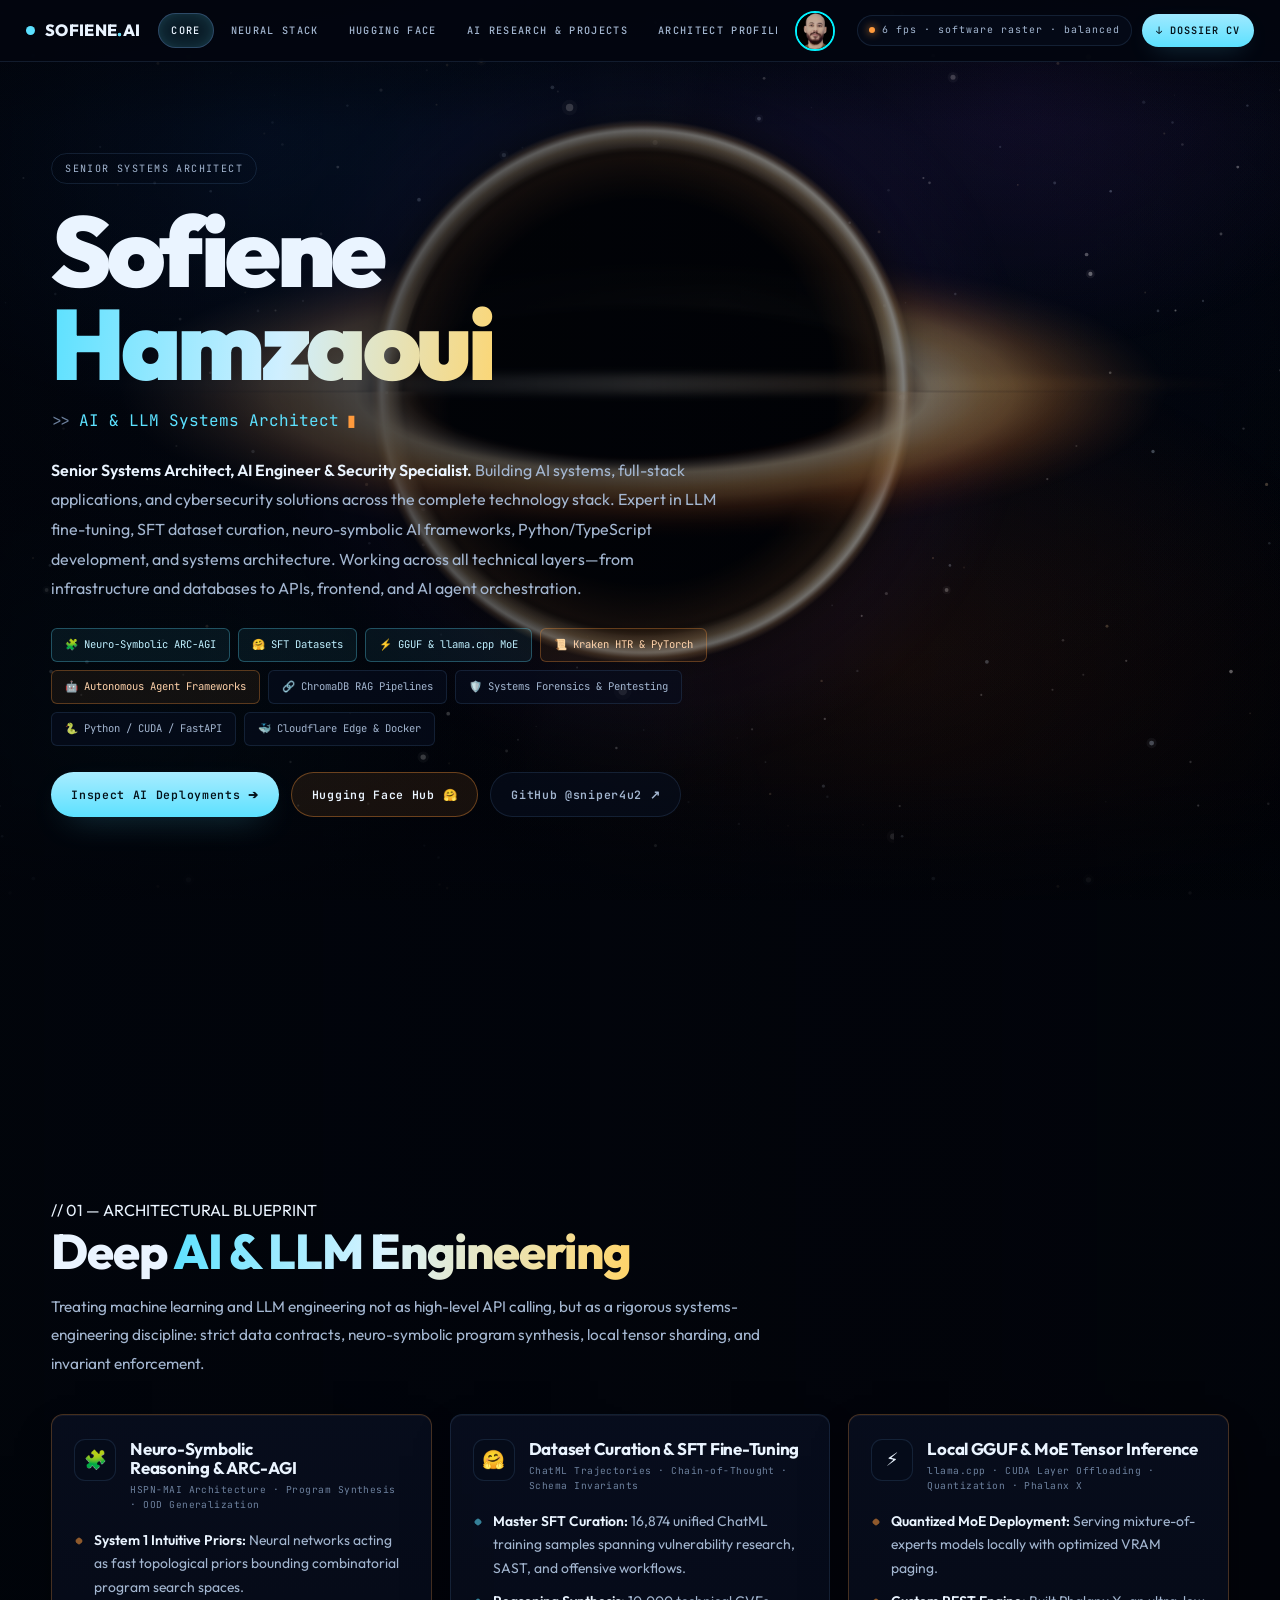
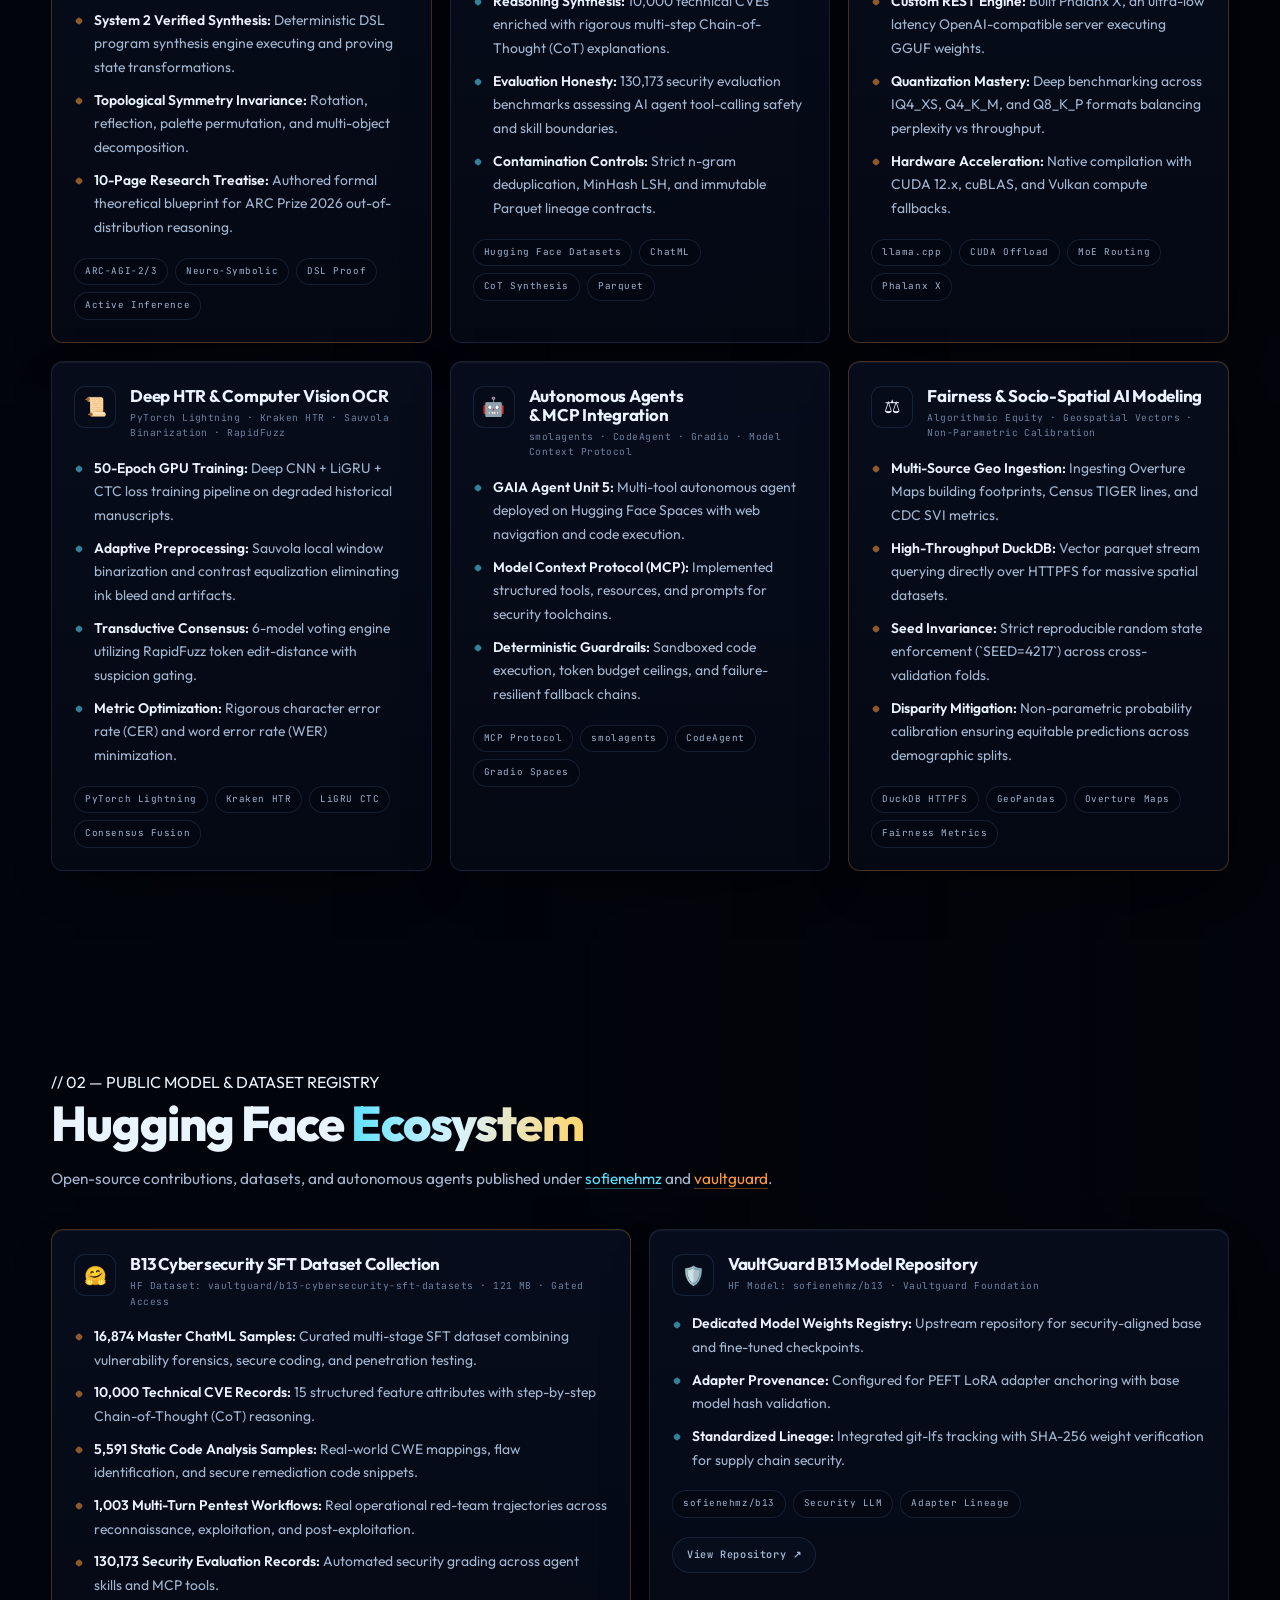
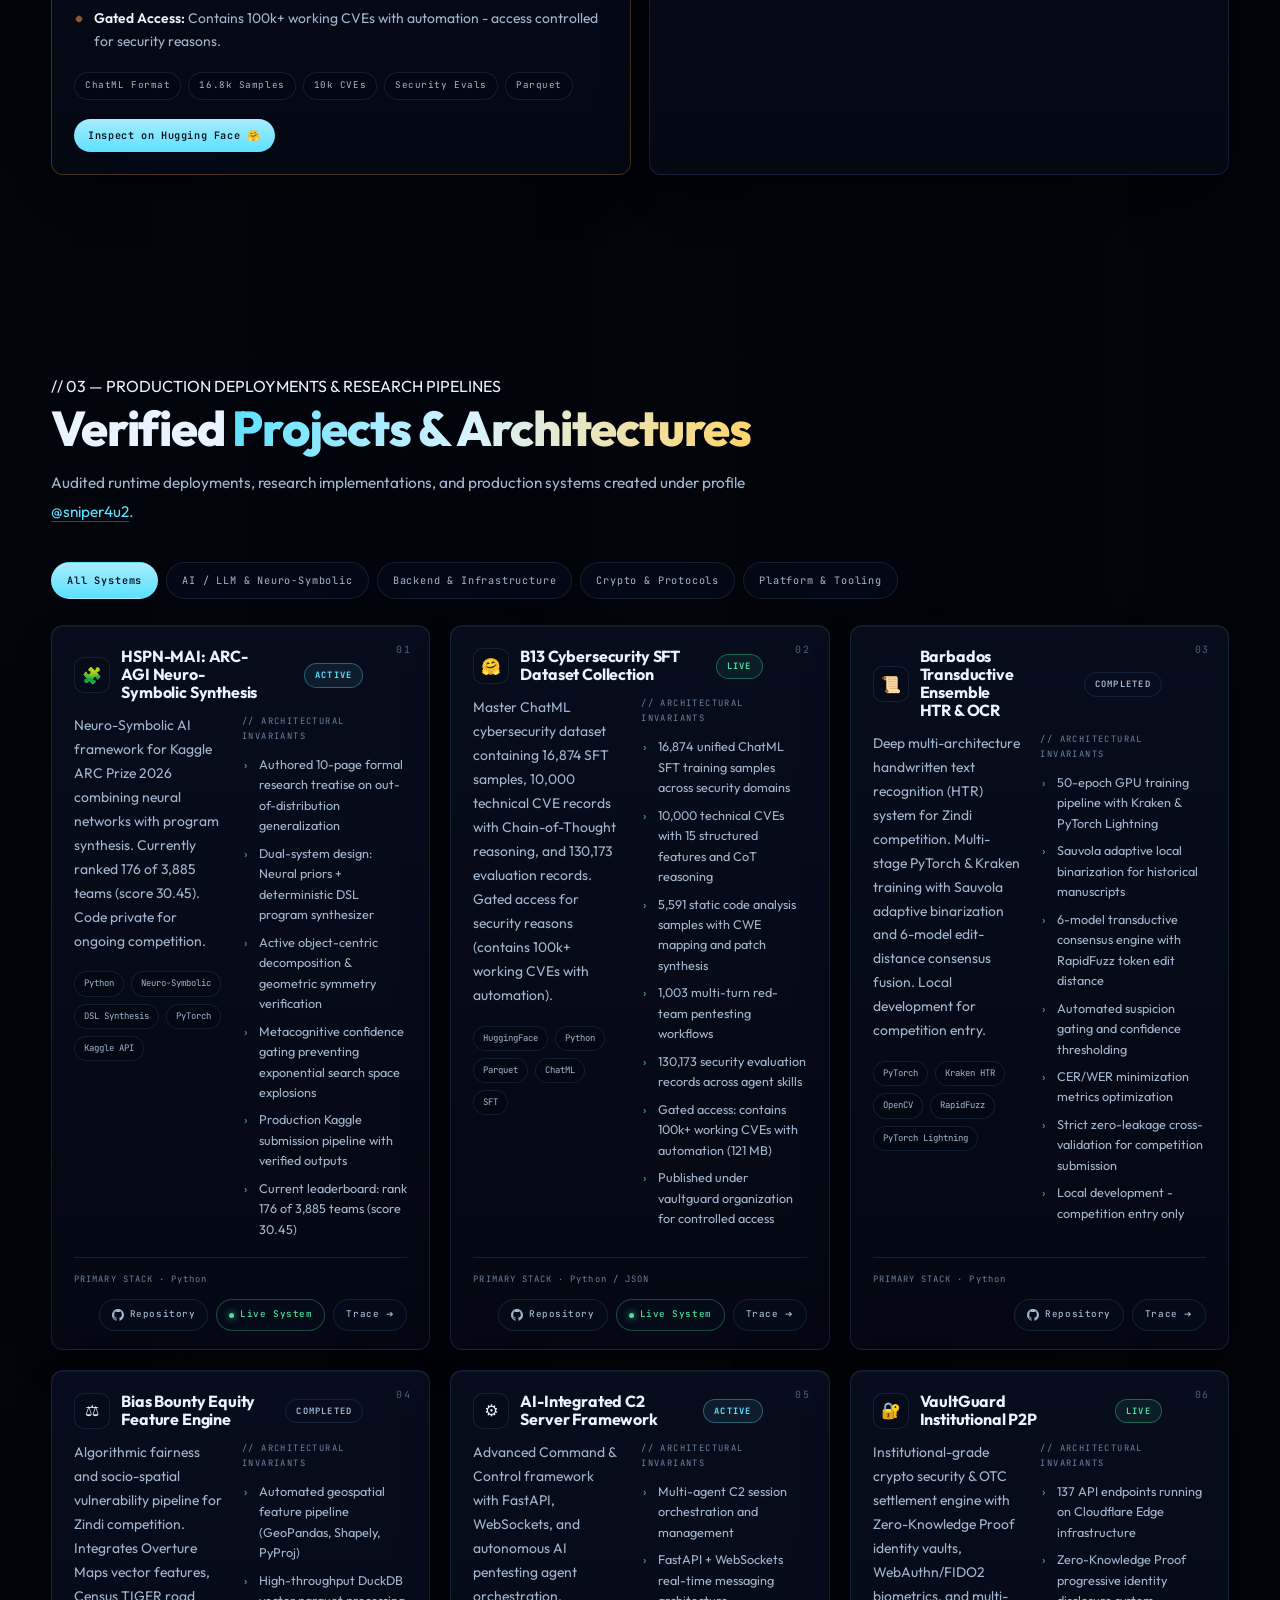
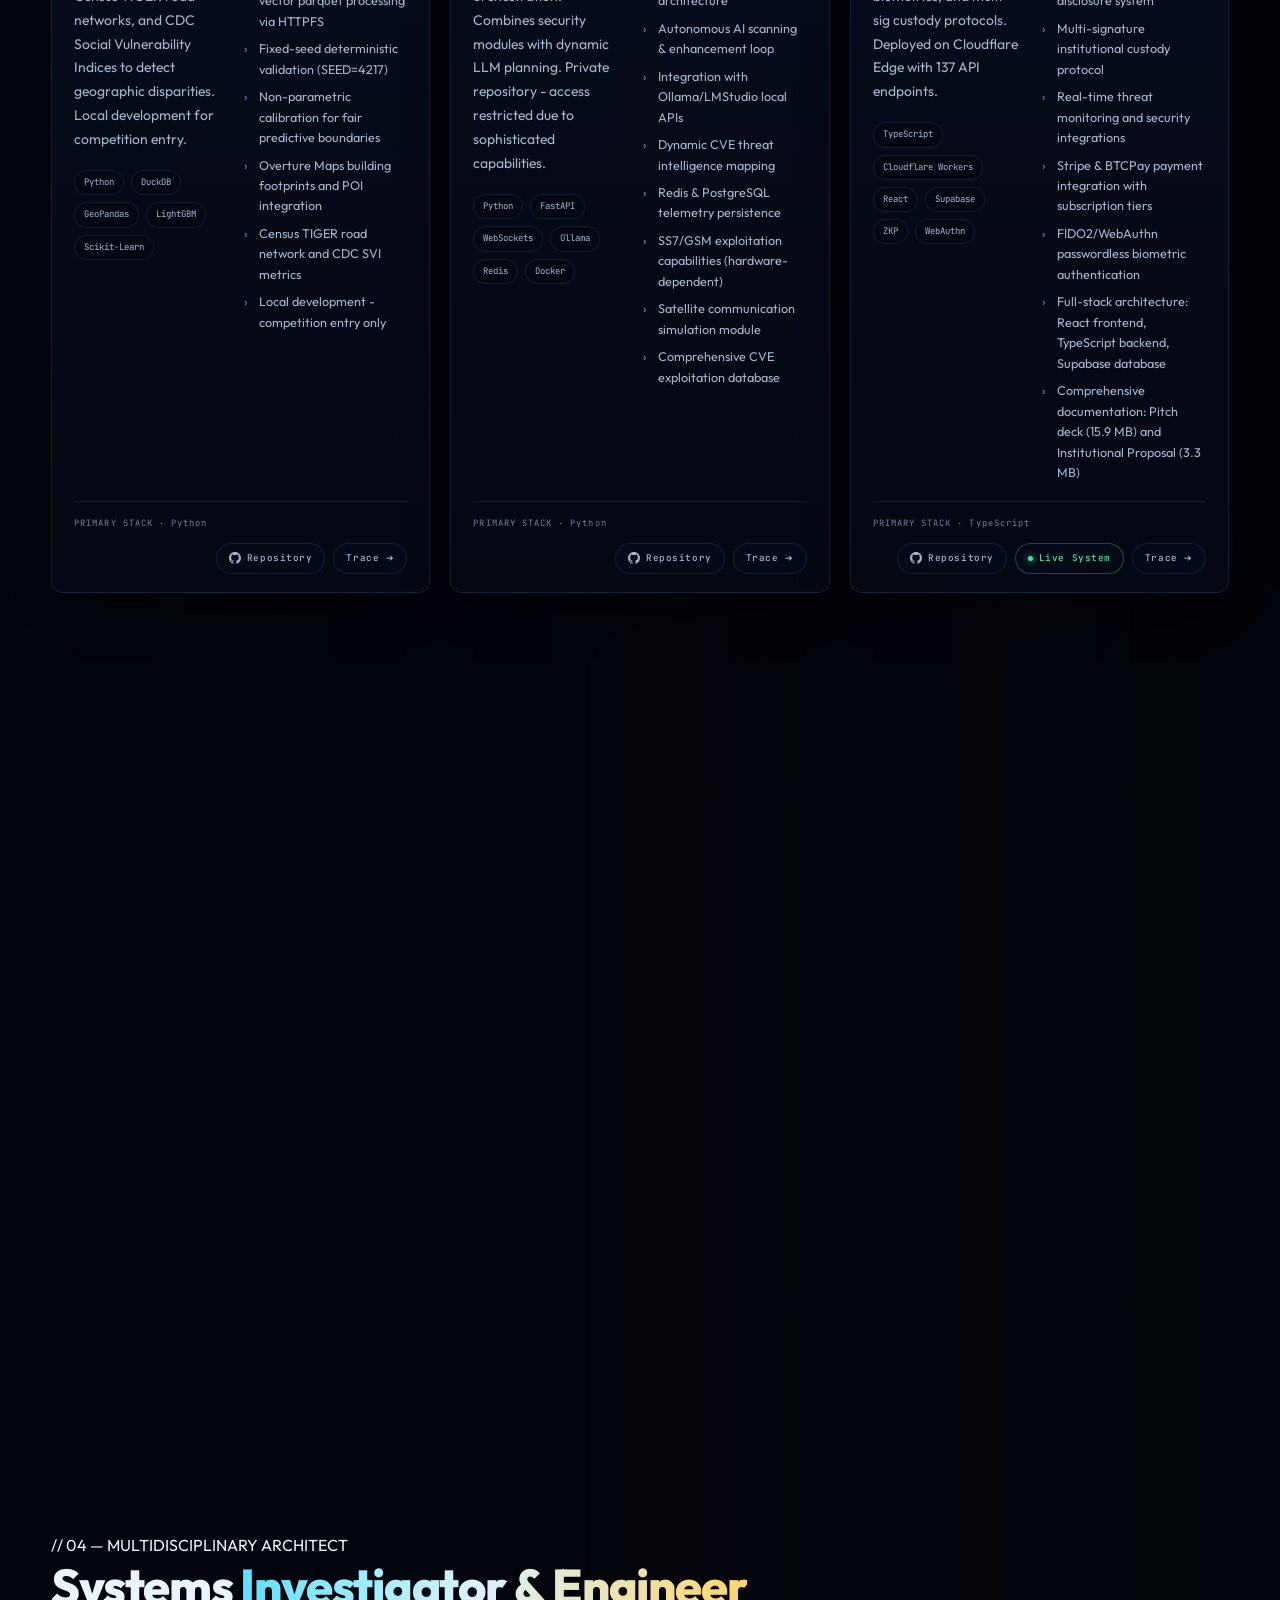
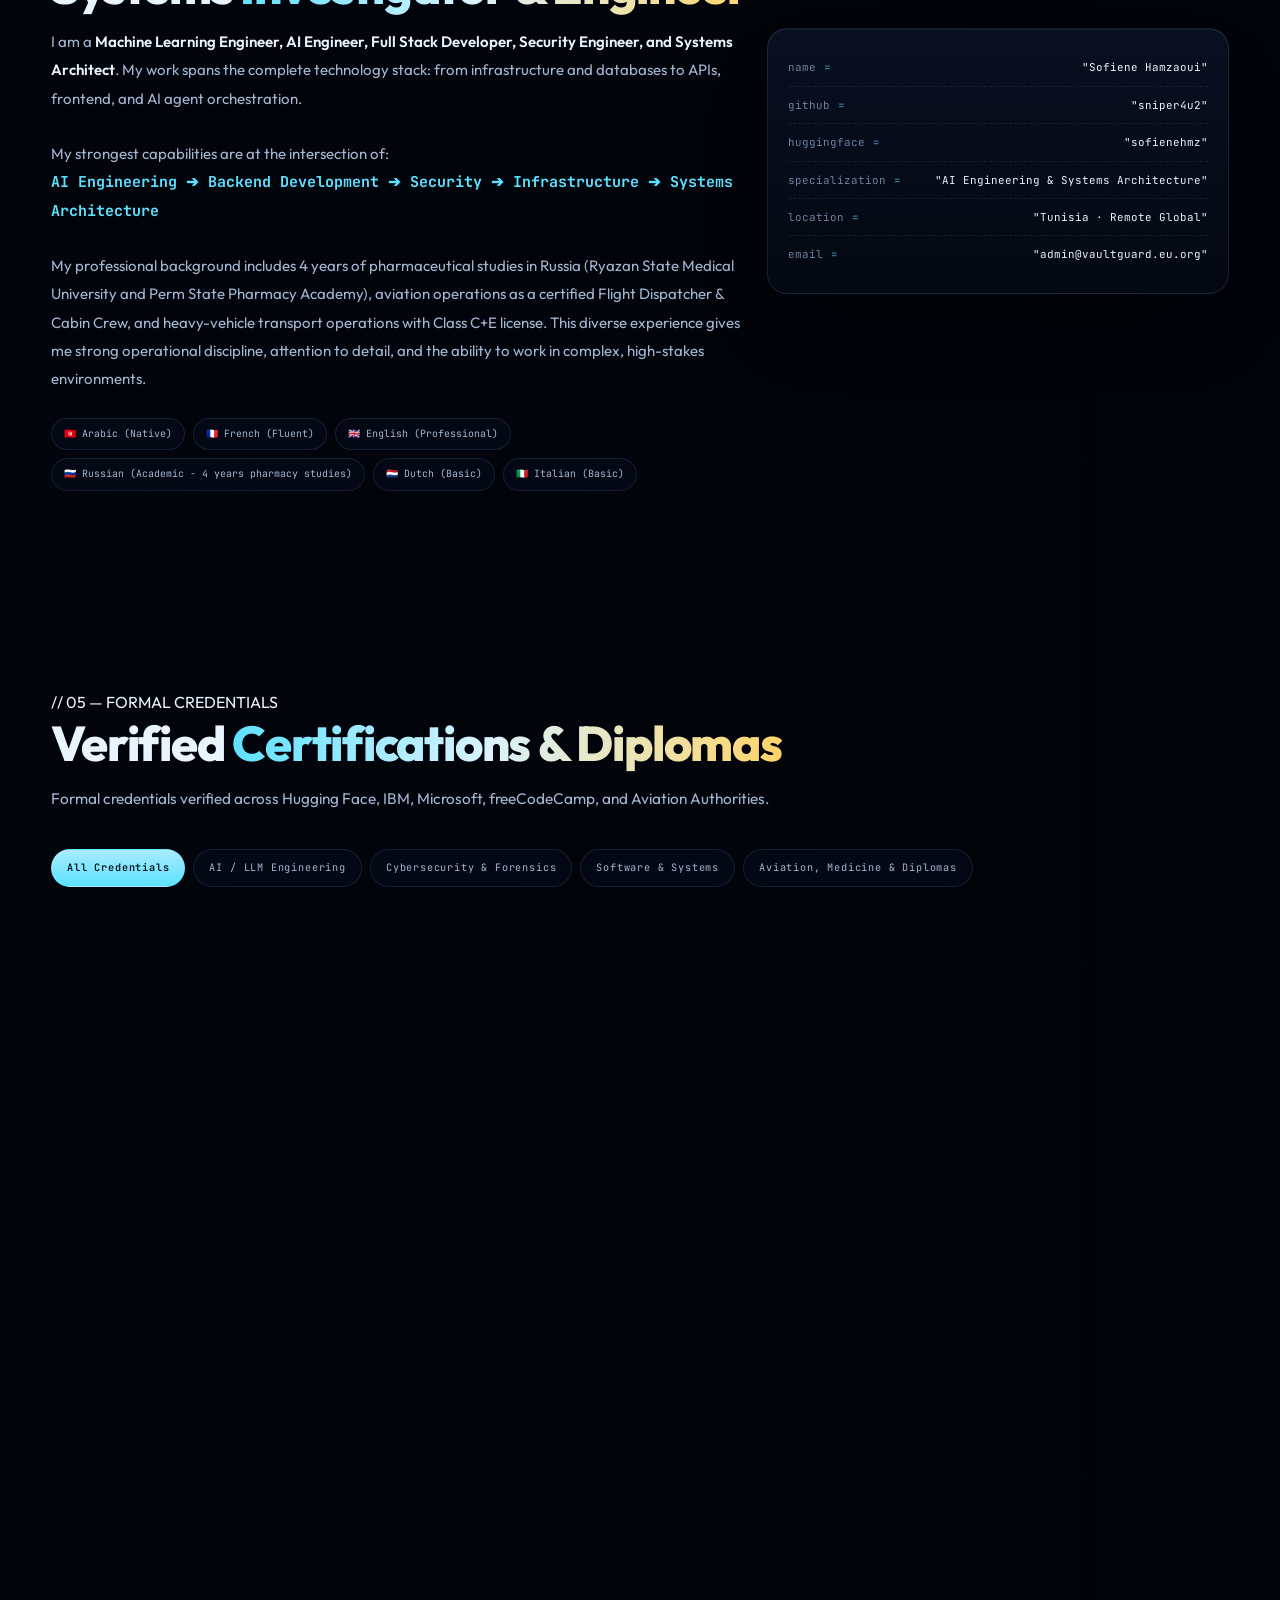
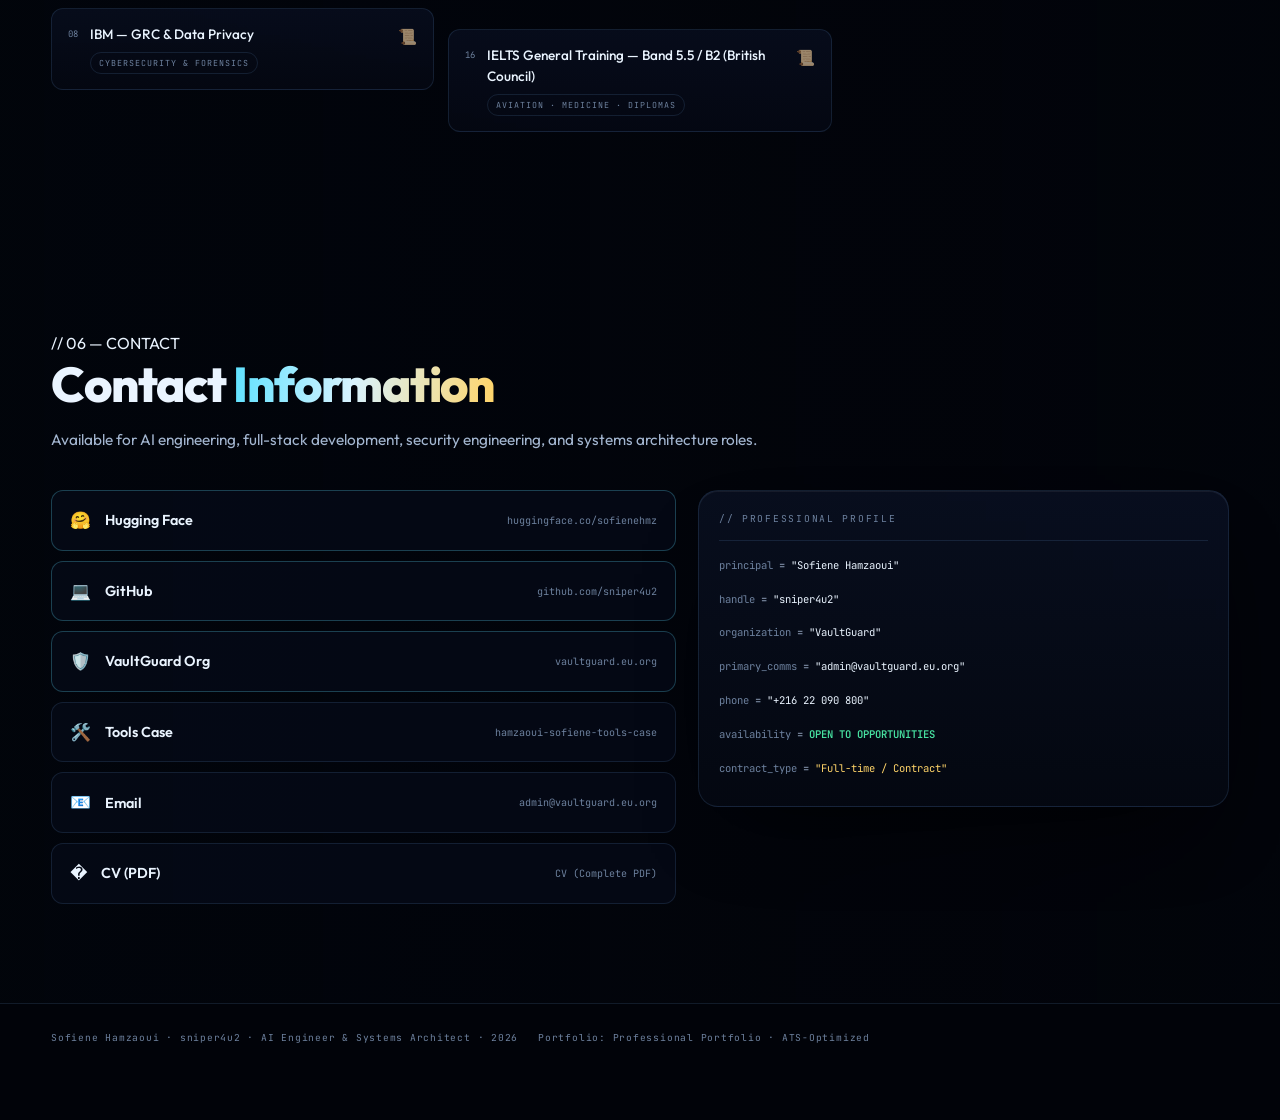
<file: index.html>
<!DOCTYPE html>
<html lang="en" data-tier="balanced" data-motion="live">
<head>
  <meta charset="UTF-8">
  <meta name="viewport" content="width=device-width, initial-scale=1.0">
  <title>Sofiene Hamzaoui · AI/LLM Research Engineer · Systems Architect</title>
  <meta name="description" content="Sofiene Hamzaoui — Machine Learning Engineer, AI Engineer, Full Stack Developer, Backend Engineer, Security Engineer, Systems Architect. Expert in LLM fine-tuning, SFT datasets, neuro-symbolic AI, Python, TypeScript, cybersecurity, and systems architecture.">
  <link rel="icon" href="data:image/svg+xml,<svg xmlns='http://www.w3.org/2000/svg' viewBox='0 0 100 100'><text y='.9em' font-size='80'>🧠</text></svg>">
  <!-- Type is self-hosted (Outfit + JetBrains Mono, woff2 subsets under
       assets/fonts/), so the page makes ZERO external requests: no font CDN, no
       analytics, no third-party script, nothing to block first paint. -->
  <link rel="preload" as="font" type="font/woff2" href="./assets/fonts/outfit-latin.woff2" crossorigin>
  <link rel="stylesheet" href="style.css?v=7.0">
  <!-- Without scripting there is no shutter handshake, so the overlay must
       never be shown at all: the page degrades to the static document. -->
  <noscript><style>.boot { display: none !important; }</style></noscript>
  <meta name="theme-color" content="#02040a">
  <meta name="color-scheme" content="dark">
  <meta name="keywords" content="Machine Learning Engineer, AI Engineer, Full Stack Developer, Backend Engineer, Security Engineer, Systems Architect, LLM Fine-Tuning, SFT Datasets, Python, TypeScript, React, FastAPI, Cybersecurity, Systems Architecture, Sofiene Hamzaoui">
  <meta name="author" content="Sofiene Hamzaoui">
  <meta name="robots" content="index, follow">

  <!-- Open Graph -->
  <meta property="og:type" content="website">
  <meta property="og:url" content="https://sniper4u2.github.io/">
  <meta property="og:title" content="Sofiene Hamzaoui · AI &amp; LLM Systems Architect">
  <meta property="og:description" content="AI &amp; LLM Research Engineer, Neuro-Symbolic ARC-AGI solver author, HTR PyTorch pipelines, and HuggingFace SFT datasets.">
  <meta property="og:site_name" content="SOFIENE.AI">

  <!-- JSON-LD Structured Data -->
  <script type="application/ld+json">
  {
    "@context": "https://schema.org",
    "@type": "Person",
    "name": "Sofiene Hamzaoui",
    "alternateName": "sniper4u2",
    "jobTitle": "Machine Learning Engineer, AI Engineer, Full Stack Developer, Security Engineer, Systems Architect",
    "url": "https://sniper4u2.github.io/",
    "sameAs": ["https://github.com/sniper4u2","https://huggingface.co/sofienehmz","https://vaultguard.eu.org"],
    "email": "admin@vaultguard.eu.org",
    "knowsAbout": ["Machine Learning","Artificial Intelligence","Large Language Models","Python","TypeScript","React","FastAPI","Cybersecurity","Systems Architecture","Full Stack Development","Backend Engineering"]
  }
  </script>
</head>
<body>

<!-- ATMOSPHERIC VIGNETTE — now part of the frame (#scene .sc-vig) -->

<!-- ==========================================================================
     THE FRAME — #scene
     --------------------------------------------------------------------------
     One stage, six depth planes, no GPU program. Star fields are SVG tiles
     (sharp at any device pixel ratio), the black hole is a masked ellipse pair
     around a black sphere, and every moving part is driven by a transform or an
     opacity on the compositor.

     Why not a shader: the previous engine ray-marched null geodesics and had to
     keep a drawing buffer alive. On a software rasterizer it laddered down to
     0.3 fps and then shut itself off. This frame cannot do that - there is no
     drawing buffer to lose and no fragment program to time out. It renders at
     the panel's native resolution on a discrete GPU, on Intel integrated, on
     SwiftShader, over RDP and on a phone, and the measured tier decides how much
     of it is *animated*, never whether it is correct.

     Files: scene.js drives it, style.css section 1 defines it.
     ========================================================================== -->
<div id="scene"
     role="img"
     aria-label="Vector visualisation of a black hole: a lensed accretion disk with a bright photon ring over a drifting star field."
     data-shot="orbit">
  <div class="sc-field">
    <div class="sc-sf sc-sf--far"><div class="sc-sf__b"></div></div>
    <div class="sc-sf sc-sf--mid"><div class="sc-sf__b"></div></div>
    <div class="sc-sf sc-sf--near"><div class="sc-sf__b"></div></div>
  </div>
  <div class="sc-neb"></div>
  <div class="sc-lens">
    <div class="sc-plate">
      <div class="sc-halo"></div>
      <div class="sc-jets"></div>
      <div class="sc-ring sc-ring--back"><span class="sc-ring__b"></span></div>
      <div class="sc-horizon"></div>
      <div class="sc-photon"></div>
      <div class="sc-arc"></div>
      <div class="sc-ring sc-ring--front"><span class="sc-ring__b"></span></div>
      <div class="sc-filament"></div>
      <div class="sc-flare"></div>
    </div>
  </div>
  <div class="sc-warp"></div>
  <div class="sc-grain"></div>
  <div class="sc-vig"></div>
  <div class="sc-ink"></div>
</div>

<!-- ==========================================================================
     BOOT CONSOLE — four real gates, one shutter
     --------------------------------------------------------------------------
     There is no artificial progress bar here. Four signals release the shutter:
     the document is parsed, the frame has composited its first pass, the
     self-hosted faces are active, and the capability probe has returned. Each
     line below is written when its gate actually passes (see scene.js boot()).
     A 3.5 s fail-safe can never trap the reader, and if it fires the console says
     so instead of pretending the boot completed.
     ========================================================================== -->
<div id="boot" class="boot">
  <div class="boot__inner">
    <div class="boot__reactor">
      <div class="boot__ring"></div>
      <div class="boot__ring boot__ring--2"></div>
      <div class="boot__ring boot__ring--3"></div>
      <div class="boot__core"></div>
    </div>
    <div class="boot__title">COMPOSITING THE FRAME</div>
    <div class="boot__sub">// VECTOR SCENE · COMPOSITOR PATH · NO GPU PROGRAM REQUIRED</div>
    <div class="boot__log" id="boot-log" aria-live="polite"></div>
    <div class="boot__bar"><div class="boot__fill" id="boot-fill"></div></div>
    <div class="boot__pct" id="boot-pct">0%</div>
  </div>
</div>

<!-- ==========================================================================
     COMMAND BAR
     The status pill used to read "RUNTIME: ONLINE (CUDA ACTIVE)" on every
     machine, including ones with no NVIDIA hardware at all. It now reports the
     measured frame rate and render tier, and says "stationary" when the governor
     has settled on the still tier.
     ========================================================================== -->
<header class="gbar" id="gbar">
  <a class="gbar__brand" href="#hero">
    <span class="gbar__pulse"></span>
    <span class="gbar__word">SOFIENE<span class="accent">.</span>AI</span>
  </a>
  <nav class="gbar__nav" id="gbar-nav" aria-label="Section navigation">
    <button class="hud-btn is-active" data-section="hero">CORE</button>
    <button class="hud-btn" data-section="ai-expertise">NEURAL STACK</button>
    <button class="hud-btn" data-section="huggingface">HUGGING FACE</button>
    <button class="hud-btn" data-section="projects">AI RESEARCH &amp; PROJECTS</button>
    <button class="hud-btn" data-section="about">ARCHITECT PROFILE</button>
    <button class="hud-btn" data-section="certificates">CREDENTIALS</button>
    <button class="hud-btn" data-section="contact">SECURE COMMS</button>
  </nav>
  <div class="gbar__right">
    <img src="CERTS/profile-photo.jpg" alt="Sofiene Hamzaoui" class="gbar__photo">
    <span class="gbar__live" id="gbar-live" data-state="idle" title="Measured on this machine, not estimated">
      <span class="gbar__dot"></span>
      <span id="gbar-live-txt">measuring this machine…</span>
    </span>
    <a class="gbar__cv" href="CERTS/Hamzaoui_Sofiene_CV_Complete.pdf" download="Hamzaoui_Sofiene_CV.pdf" target="_blank" rel="noopener noreferrer">↓ DOSSIER CV</a>
    <button class="gbar__menu" id="gbar-menu" aria-expanded="false" aria-controls="gbar-nav">MENU</button>
  </div>
</header>

<!-- section index rail (wide viewports). Items are generated from the same
     section table the director uses, so the rail can never drift out of sync. -->
<nav class="rail" id="rail" aria-label="Section index"></nav>

<main id="main">

<!-- ==========================================================================
     SECTION 00: COMMAND DECK / HERO
     ========================================================================== -->
<section id="hero" class="panel active">
  <div class="panel-inner hero-panel">
    <div class="hero-content">
      <div class="hero-badge-row">
        <span class="hud-tag">SENIOR SYSTEMS ARCHITECT</span>
      </div>
      <h1 class="hero-title">
        <span class="name-first">Sofiene</span>
        <span class="name-last">Hamzaoui</span>
      </h1>
      <div class="hero-role-wrap">
        <span>&gt;&gt;</span>
        <span class="hero-role" id="typed-role">AI &amp; LLM Systems Architect</span>
        <span class="hero-cursor">▮</span>
      </div>
      <p class="hero-manifesto">
        <strong>Senior Systems Architect, AI Engineer &amp; Security Specialist.</strong>
        Building AI systems, full-stack applications, and cybersecurity solutions across the complete technology stack. Expert in LLM fine-tuning, SFT dataset curation, neuro-symbolic AI frameworks, Python/TypeScript development, and systems architecture. Working across all technical layers—from infrastructure and databases to APIs, frontend, and AI agent orchestration.
      </p>

      <div class="competence-matrix">
        <span class="c-tag primary">🧩 Neuro-Symbolic ARC-AGI</span>
        <span class="c-tag primary">🤗 SFT Datasets</span>
        <span class="c-tag primary">⚡ GGUF &amp; llama.cpp MoE</span>
        <span class="c-tag amber">📜 Kraken HTR &amp; PyTorch</span>
        <span class="c-tag amber">🤖 Autonomous Agent Frameworks</span>
        <span class="c-tag">🔗 ChromaDB RAG Pipelines</span>
        <span class="c-tag">🛡️ Systems Forensics &amp; Pentesting</span>
        <span class="c-tag">🐍 Python / CUDA / FastAPI</span>
        <span class="c-tag">🐳 Cloudflare Edge &amp; Docker</span>
      </div>

      <div class="hero-cta">
        <button class="btn-primary" data-go="projects">Inspect AI Deployments ➔</button>
        <button class="btn-secondary" data-go="huggingface">Hugging Face Hub 🤗</button>
        <a href="https://github.com/sniper4u2" target="_blank" rel="noopener noreferrer" class="btn-ghost">GitHub @sniper4u2 ↗</a>
      </div>
    </div>


  </div>
</section>

<!-- ==========================================================================
     SECTION 01: AI & LLM ENGINEERING EXPERTISE
     ========================================================================== -->
<section id="ai-expertise" class="panel">
  <div class="panel-inner">
    <div class="section-label">// 01 — ARCHITECTURAL BLUEPRINT</div>
    <h2 class="section-title">Deep <span class="accent">AI &amp; LLM Engineering</span></h2>
    <p class="section-sub">
      Treating machine learning and LLM engineering not as high-level API calling, but as a rigorous systems-engineering discipline:
      strict data contracts, neuro-symbolic program synthesis, local tensor sharding, and invariant enforcement.
    </p>

    <div class="ai-domains-grid">
      <!-- Domain 1 -->
      <div class="domain-card highlight-amber">
        <div class="dc-header">
          <div class="dc-icon">🧩</div>
          <div class="dc-title-wrap">
            <h3 class="dc-title">Neuro-Symbolic Reasoning &amp; ARC-AGI</h3>
            <div class="dc-sub">HSPN-MAI Architecture · Program Synthesis · OOD Generalization</div>
          </div>
        </div>
        <ul class="dc-list">
          <li><strong>System 1 Intuitive Priors:</strong> Neural networks acting as fast topological priors bounding combinatorial program search spaces.</li>
          <li><strong>System 2 Verified Synthesis:</strong> Deterministic DSL program synthesis engine executing and proving state transformations.</li>
          <li><strong>Topological Symmetry Invariance:</strong> Rotation, reflection, palette permutation, and multi-object decomposition.</li>
          <li><strong>10-Page Research Treatise:</strong> Authored formal theoretical blueprint for ARC Prize 2026 out-of-distribution reasoning.</li>
        </ul>
        <div class="dc-pills">
          <span class="m-pill">ARC-AGI-2/3</span>
          <span class="m-pill">Neuro-Symbolic</span>
          <span class="m-pill">DSL Proof</span>
          <span class="m-pill">Active Inference</span>
        </div>
      </div>

      <!-- Domain 2 -->
      <div class="domain-card">
        <div class="dc-header">
          <div class="dc-icon">🤗</div>
          <div class="dc-title-wrap">
            <h3 class="dc-title">Dataset Curation &amp; SFT Fine-Tuning</h3>
            <div class="dc-sub">ChatML Trajectories · Chain-of-Thought · Schema Invariants</div>
          </div>
        </div>
        <ul class="dc-list">
          <li><strong>Master SFT Curation:</strong> 16,874 unified ChatML training samples spanning vulnerability research, SAST, and offensive workflows.</li>
          <li><strong>Reasoning Synthesis:</strong> 10,000 technical CVEs enriched with rigorous multi-step Chain-of-Thought (CoT) explanations.</li>
          <li><strong>Evaluation Honesty:</strong> 130,173 security evaluation benchmarks assessing AI agent tool-calling safety and skill boundaries.</li>
          <li><strong>Contamination Controls:</strong> Strict n-gram deduplication, MinHash LSH, and immutable Parquet lineage contracts.</li>
        </ul>
        <div class="dc-pills">
          <span class="m-pill">Hugging Face Datasets</span>
          <span class="m-pill">ChatML</span>
          <span class="m-pill">CoT Synthesis</span>
          <span class="m-pill">Parquet</span>
        </div>
      </div>

      <!-- Domain 3 -->
      <div class="domain-card highlight-amber">
        <div class="dc-header">
          <div class="dc-icon">⚡</div>
          <div class="dc-title-wrap">
            <h3 class="dc-title">Local GGUF &amp; MoE Tensor Inference</h3>
            <div class="dc-sub">llama.cpp · CUDA Layer Offloading · Quantization · Phalanx X</div>
          </div>
        </div>
        <ul class="dc-list">
          <li><strong>Quantized MoE Deployment:</strong> Serving mixture-of-experts models locally with optimized VRAM paging.</li>
          <li><strong>Custom REST Engine:</strong> Built Phalanx X, an ultra-low latency OpenAI-compatible server executing GGUF weights.</li>
          <li><strong>Quantization Mastery:</strong> Deep benchmarking across IQ4_XS, Q4_K_M, and Q8_K_P formats balancing perplexity vs throughput.</li>
          <li><strong>Hardware Acceleration:</strong> Native compilation with CUDA 12.x, cuBLAS, and Vulkan compute fallbacks.</li>
        </ul>
        <div class="dc-pills">
          <span class="m-pill">llama.cpp</span>
          <span class="m-pill">CUDA Offload</span>
          <span class="m-pill">MoE Routing</span>
          <span class="m-pill">Phalanx X</span>
        </div>
      </div>

      <!-- Domain 4 -->
      <div class="domain-card">
        <div class="dc-header">
          <div class="dc-icon">📜</div>
          <div class="dc-title-wrap">
            <h3 class="dc-title">Deep HTR &amp; Computer Vision OCR</h3>
            <div class="dc-sub">PyTorch Lightning · Kraken HTR · Sauvola Binarization · RapidFuzz</div>
          </div>
        </div>
        <ul class="dc-list">
          <li><strong>50-Epoch GPU Training:</strong> Deep CNN + LiGRU + CTC loss training pipeline on degraded historical manuscripts.</li>
          <li><strong>Adaptive Preprocessing:</strong> Sauvola local window binarization and contrast equalization eliminating ink bleed and artifacts.</li>
          <li><strong>Transductive Consensus:</strong> 6-model voting engine utilizing RapidFuzz token edit-distance with suspicion gating.</li>
          <li><strong>Metric Optimization:</strong> Rigorous character error rate (CER) and word error rate (WER) minimization.</li>
        </ul>
        <div class="dc-pills">
          <span class="m-pill">PyTorch Lightning</span>
          <span class="m-pill">Kraken HTR</span>
          <span class="m-pill">LiGRU CTC</span>
          <span class="m-pill">Consensus Fusion</span>
        </div>
      </div>

      <!-- Domain 5 -->
      <div class="domain-card">
        <div class="dc-header">
          <div class="dc-icon">🤖</div>
          <div class="dc-title-wrap">
            <h3 class="dc-title">Autonomous Agents &amp; MCP Integration</h3>
            <div class="dc-sub">smolagents · CodeAgent · Gradio · Model Context Protocol</div>
          </div>
        </div>
        <ul class="dc-list">
          <li><strong>GAIA Agent Unit 5:</strong> Multi-tool autonomous agent deployed on Hugging Face Spaces with web navigation and code execution.</li>
          <li><strong>Model Context Protocol (MCP):</strong> Implemented structured tools, resources, and prompts for security toolchains.</li>

          <li><strong>Deterministic Guardrails:</strong> Sandboxed code execution, token budget ceilings, and failure-resilient fallback chains.</li>
        </ul>
        <div class="dc-pills">
          <span class="m-pill">MCP Protocol</span>
          <span class="m-pill">smolagents</span>
          <span class="m-pill">CodeAgent</span>
          <span class="m-pill">Gradio Spaces</span>
        </div>
      </div>

      <!-- Domain 6 -->
      <div class="domain-card highlight-amber">
        <div class="dc-header">
          <div class="dc-icon">⚖️</div>
          <div class="dc-title-wrap">
            <h3 class="dc-title">Fairness &amp; Socio-Spatial AI Modeling</h3>
            <div class="dc-sub">Algorithmic Equity · Geospatial Vectors · Non-Parametric Calibration</div>
          </div>
        </div>
        <ul class="dc-list">
          <li><strong>Multi-Source Geo Ingestion:</strong> Ingesting Overture Maps building footprints, Census TIGER lines, and CDC SVI metrics.</li>
          <li><strong>High-Throughput DuckDB:</strong> Vector parquet stream querying directly over HTTPFS for massive spatial datasets.</li>
          <li><strong>Seed Invariance:</strong> Strict reproducible random state enforcement (`SEED=4217`) across cross-validation folds.</li>
          <li><strong>Disparity Mitigation:</strong> Non-parametric probability calibration ensuring equitable predictions across demographic splits.</li>
        </ul>
        <div class="dc-pills">
          <span class="m-pill">DuckDB HTTPFS</span>
          <span class="m-pill">GeoPandas</span>
          <span class="m-pill">Overture Maps</span>
          <span class="m-pill">Fairness Metrics</span>
        </div>
      </div>
    </div>
  </div>
</section>

<!-- ==========================================================================
     SECTION 02: HUGGING FACE ECOSYSTEM & DATASETS
     ========================================================================== -->
<section id="huggingface" class="panel">
  <div class="panel-inner">
    <div class="section-label">// 02 — PUBLIC MODEL &amp; DATASET REGISTRY</div>
    <h2 class="section-title">Hugging Face <span class="accent">Ecosystem</span></h2>
    <p class="section-sub">
      Open-source contributions, datasets, and autonomous agents published under
      <a href="https://huggingface.co/sofienehmz" target="_blank" rel="noopener noreferrer">sofienehmz</a>
      and <a href="https://huggingface.co/vaultguard" target="_blank" rel="noopener noreferrer" class="lnk-amber">vaultguard</a>.
    </p>

    <div class="ai-domains-grid">
      <!-- HF Card 1 -->
      <div class="domain-card highlight-amber">
        <div class="dc-header">
          <div class="dc-icon">🤗</div>
          <div class="dc-title-wrap">
            <h3 class="dc-title">B13 Cybersecurity SFT Dataset Collection</h3>
            <div class="dc-sub">HF Dataset: vaultguard/b13-cybersecurity-sft-datasets · 121 MB · Gated Access</div>
          </div>
        </div>
        <ul class="dc-list">
          <li><strong>16,874 Master ChatML Samples:</strong> Curated multi-stage SFT dataset combining vulnerability forensics, secure coding, and penetration testing.</li>
          <li><strong>10,000 Technical CVE Records:</strong> 15 structured feature attributes with step-by-step Chain-of-Thought (CoT) reasoning.</li>
          <li><strong>5,591 Static Code Analysis Samples:</strong> Real-world CWE mappings, flaw identification, and secure remediation code snippets.</li>
          <li><strong>1,003 Multi-Turn Pentest Workflows:</strong> Real operational red-team trajectories across reconnaissance, exploitation, and post-exploitation.</li>
          <li><strong>130,173 Security Evaluation Records:</strong> Automated security grading across agent skills and MCP tools.</li>
          <li><strong>Gated Access:</strong> Contains 100k+ working CVEs with automation - access controlled for security reasons.</li>
        </ul>
        <div class="dc-pills">
          <span class="m-pill">ChatML Format</span>
          <span class="m-pill">16.8k Samples</span>
          <span class="m-pill">10k CVEs</span>
          <span class="m-pill">Security Evals</span>
          <span class="m-pill">Parquet</span>
        </div>
        <div class="card-act">
          <a href="https://huggingface.co/datasets/vaultguard/b13-cybersecurity-sft-datasets" target="_blank" rel="noopener noreferrer" class="btn-primary btn-sm">
            Inspect on Hugging Face 🤗
          </a>
        </div>
      </div>

      <!-- HF Card 2 -->
      <div class="domain-card">
        <div class="dc-header">
          <div class="dc-icon">🛡️</div>
          <div class="dc-title-wrap">
            <h3 class="dc-title">VaultGuard B13 Model Repository</h3>
            <div class="dc-sub">HF Model: sofienehmz/b13 · Vaultguard Foundation</div>
          </div>
        </div>
        <ul class="dc-list">
          <li><strong>Dedicated Model Weights Registry:</strong> Upstream repository for security-aligned base and fine-tuned checkpoints.</li>
          <li><strong>Adapter Provenance:</strong> Configured for PEFT LoRA adapter anchoring with base model hash validation.</li>
          <li><strong>Standardized Lineage:</strong> Integrated git-lfs tracking with SHA-256 weight verification for supply chain security.</li>
        </ul>
        <div class="dc-pills">
          <span class="m-pill">sofienehmz/b13</span>
          <span class="m-pill">Security LLM</span>
          <span class="m-pill">Adapter Lineage</span>
        </div>
        <div class="card-act">
          <a href="https://huggingface.co/sofienehmz/b13" target="_blank" rel="noopener noreferrer" class="btn-ghost btn-sm">
            View Repository ↗
          </a>
        </div>
      </div>
    </div>
  </div>
</section>

<!-- ==========================================================================
     SECTION 03: FEATURED AI RESEARCH & ENGINEERING PROJECTS
     ========================================================================== -->
<section id="projects" class="panel">
  <div class="panel-inner">
    <div class="section-label">// 03 — PRODUCTION DEPLOYMENTS &amp; RESEARCH PIPELINES</div>
    <h2 class="section-title">Verified <span class="accent">Projects &amp; Architectures</span></h2>
    <p class="section-sub">
      Audited runtime deployments, research implementations, and production systems created under profile
      <a href="https://github.com/sniper4u2" target="_blank" rel="noopener noreferrer">@sniper4u2</a>.
    </p>

    <div class="proj-filters" id="proj-filters">
      <button class="pf active" data-f="all">All Systems</button>
      <button class="pf" data-f="ai">AI / LLM &amp; Neuro-Symbolic</button>
      <button class="pf" data-f="backend">Backend &amp; Infrastructure</button>
      <button class="pf" data-f="crypto">Crypto &amp; Protocols</button>
      <button class="pf" data-f="platform">Platform &amp; Tooling</button>
    </div>

    <div class="proj-grid" id="proj-grid"></div>
  </div>
</section>

<!-- ==========================================================================
     SECTION 04: ARCHITECT PROFILE & MULTIDISCIPLINARY BACKGROUND
     ========================================================================== -->
<section id="about" class="panel">
  <div class="panel-inner">
    <div class="section-label">// 04 — MULTIDISCIPLINARY ARCHITECT</div>
    <h2 class="section-title">Systems <span class="accent">Investigator &amp; Engineer</span></h2>
    
      <div class="about-grid">
      <div class="about-text">
        <p>
          I am a <strong>Machine Learning Engineer, AI Engineer, Full Stack Developer, Security Engineer, and Systems Architect</strong>.
          My work spans the complete technology stack: from infrastructure and databases to APIs, frontend, and AI agent orchestration.
        </p>
        <br>
        <p>
          My strongest capabilities are at the intersection of:
          <br>
          <span class="mono-cyan">
            AI Engineering ➔ Backend Development ➔ Security ➔ Infrastructure ➔ Systems Architecture
          </span>
        </p>
        <br>
        <p>
          My professional background includes 4 years of pharmaceutical studies in Russia (Ryazan State Medical University and Perm State Pharmacy Academy), aviation operations as a certified Flight Dispatcher & Cabin Crew, and heavy-vehicle transport operations with Class C+E license. This diverse experience gives me strong operational discipline, attention to detail, and the ability to work in complex, high-stakes environments.
        </p>

        <div class="about-langs">
          <span class="lang-badge">🇹🇳 Arabic (Native)</span>
          <span class="lang-badge">🇫🇷 French (Fluent)</span>
          <span class="lang-badge">🇬🇧 English (Professional)</span>
          <span class="lang-badge">🇷🇺 Russian (Academic - 4 years pharmacy studies)</span>
          <span class="lang-badge">🇳🇱 Dutch (Basic)</span>
          <span class="lang-badge">🇮🇹 Italian (Basic)</span>
        </div>
      </div>

      <div class="about-card">
        <div class="acard-row"><span class="acard-k">name</span><span class="acard-eq">=</span><span class="acard-v">"Sofiene Hamzaoui"</span></div>
        <div class="acard-row"><span class="acard-k">github</span><span class="acard-eq">=</span><span class="acard-v">"sniper4u2"</span></div>
        <div class="acard-row"><span class="acard-k">huggingface</span><span class="acard-eq">=</span><span class="acard-v">"sofienehmz"</span></div>
        <div class="acard-row"><span class="acard-k">specialization</span><span class="acard-eq">=</span><span class="acard-v">"AI Engineering & Systems Architecture"</span></div>
        <div class="acard-row"><span class="acard-k">location</span><span class="acard-eq">=</span><span class="acard-v">"Tunisia · Remote Global"</span></div>
        <div class="acard-row"><span class="acard-k">email</span><span class="acard-eq">=</span><span class="acard-v">"admin@vaultguard.eu.org"</span></div>
      </div>
    </div>
  </div>
</section>

<!-- ==========================================================================
     SECTION 05: CREDENTIALS & CERTIFICATIONS
     ========================================================================== -->
<section id="certificates" class="panel">
  <div class="panel-inner">
    <div class="section-label">// 05 — FORMAL CREDENTIALS</div>
    <h2 class="section-title">Verified <span class="accent">Certifications &amp; Diplomas</span></h2>
    <p class="section-sub">Formal credentials verified across Hugging Face, IBM, Microsoft, freeCodeCamp, and Aviation Authorities.</p>

    <div class="cert-filter-row" id="cert-filters">
      <button class="cf active" data-cf="all">All Credentials</button>
      <button class="cf" data-cf="ai">AI / LLM Engineering</button>
      <button class="cf" data-cf="security">Cybersecurity &amp; Forensics</button>
      <button class="cf" data-cf="engineering">Software &amp; Systems</button>
      <button class="cf" data-cf="education">Aviation, Medicine &amp; Diplomas</button>
    </div>

    <div class="cert-galaxy" id="cert-gallery"></div>
  </div>
</section>

<!-- ==========================================================================
     SECTION 06: SECURE CONTACT & PROFILE
     ========================================================================== -->
<section id="contact" class="panel">
  <div class="panel-inner">
    <div class="section-label">// 06 — CONTACT</div>
    <h2 class="section-title">Contact <span class="accent">Information</span></h2>
    <p class="section-sub">Available for AI engineering, full-stack development, security engineering, and systems architecture roles.</p>

    <div class="contact-layout">
      <div class="contact-links" id="contact-links"></div>
      
      <div class="contact-card">
        <div class="cc-title">// PROFESSIONAL PROFILE</div>
        <div class="cc-row"><span class="cc-k">principal</span> = <span class="cc-v">"Sofiene Hamzaoui"</span></div>
        <div class="cc-row"><span class="cc-k">handle</span> = <span class="cc-v">"sniper4u2"</span></div>
        <div class="cc-row"><span class="cc-k">organization</span> = <span class="cc-v">"VaultGuard"</span></div>
        <div class="cc-row"><span class="cc-k">primary_comms</span> = <span class="cc-v">"admin@vaultguard.eu.org"</span></div>
        <div class="cc-row"><span class="cc-k">phone</span> = <span class="cc-v">"+216 22 090 800"</span></div>
        <div class="cc-row"><span class="cc-k">availability</span> = <span class="cc-status">OPEN TO OPPORTUNITIES</span></div>
        <div class="cc-row"><span class="cc-k">contract_type</span> = <span class="cc-gold">"Full-time / Contract"</span></div>
      </div>
    </div>
  </div>
</section>

</main>



<!-- MODAL DIALOG -->
<div id="modal-bg" class="modal-hidden">
  <div class="modal-wrap">
    <button class="modal-close" id="modal-close" aria-label="Close dialog">✕</button>
    <div class="modal-head" id="modal-head"></div>
    <div class="modal-body" id="modal-body"></div>
  </div>
</div>

<!-- ==========================================================================
     FOOTER
     Every claim below is checkable from the network panel.
     ========================================================================== -->
<footer class="foot">
  <span>Sofiene Hamzaoui · sniper4u2 · AI Engineer & Systems Architect · 2026</span>
  <span>Portfolio: Professional Portfolio · ATS-Optimized</span>
</footer>

<!-- SCENE ENGINE — capability probe, adaptive governor, motion driver and the
     telemetry source. No modules, no import map, no third-party bundle. -->
<script src="scene.js?v=1.2"></script>
<!-- UI CONTROLLER — navigation, modals, section rendering. -->
<script defer src="app.js?v=7.1"></script>
</body>
</html>
</file>
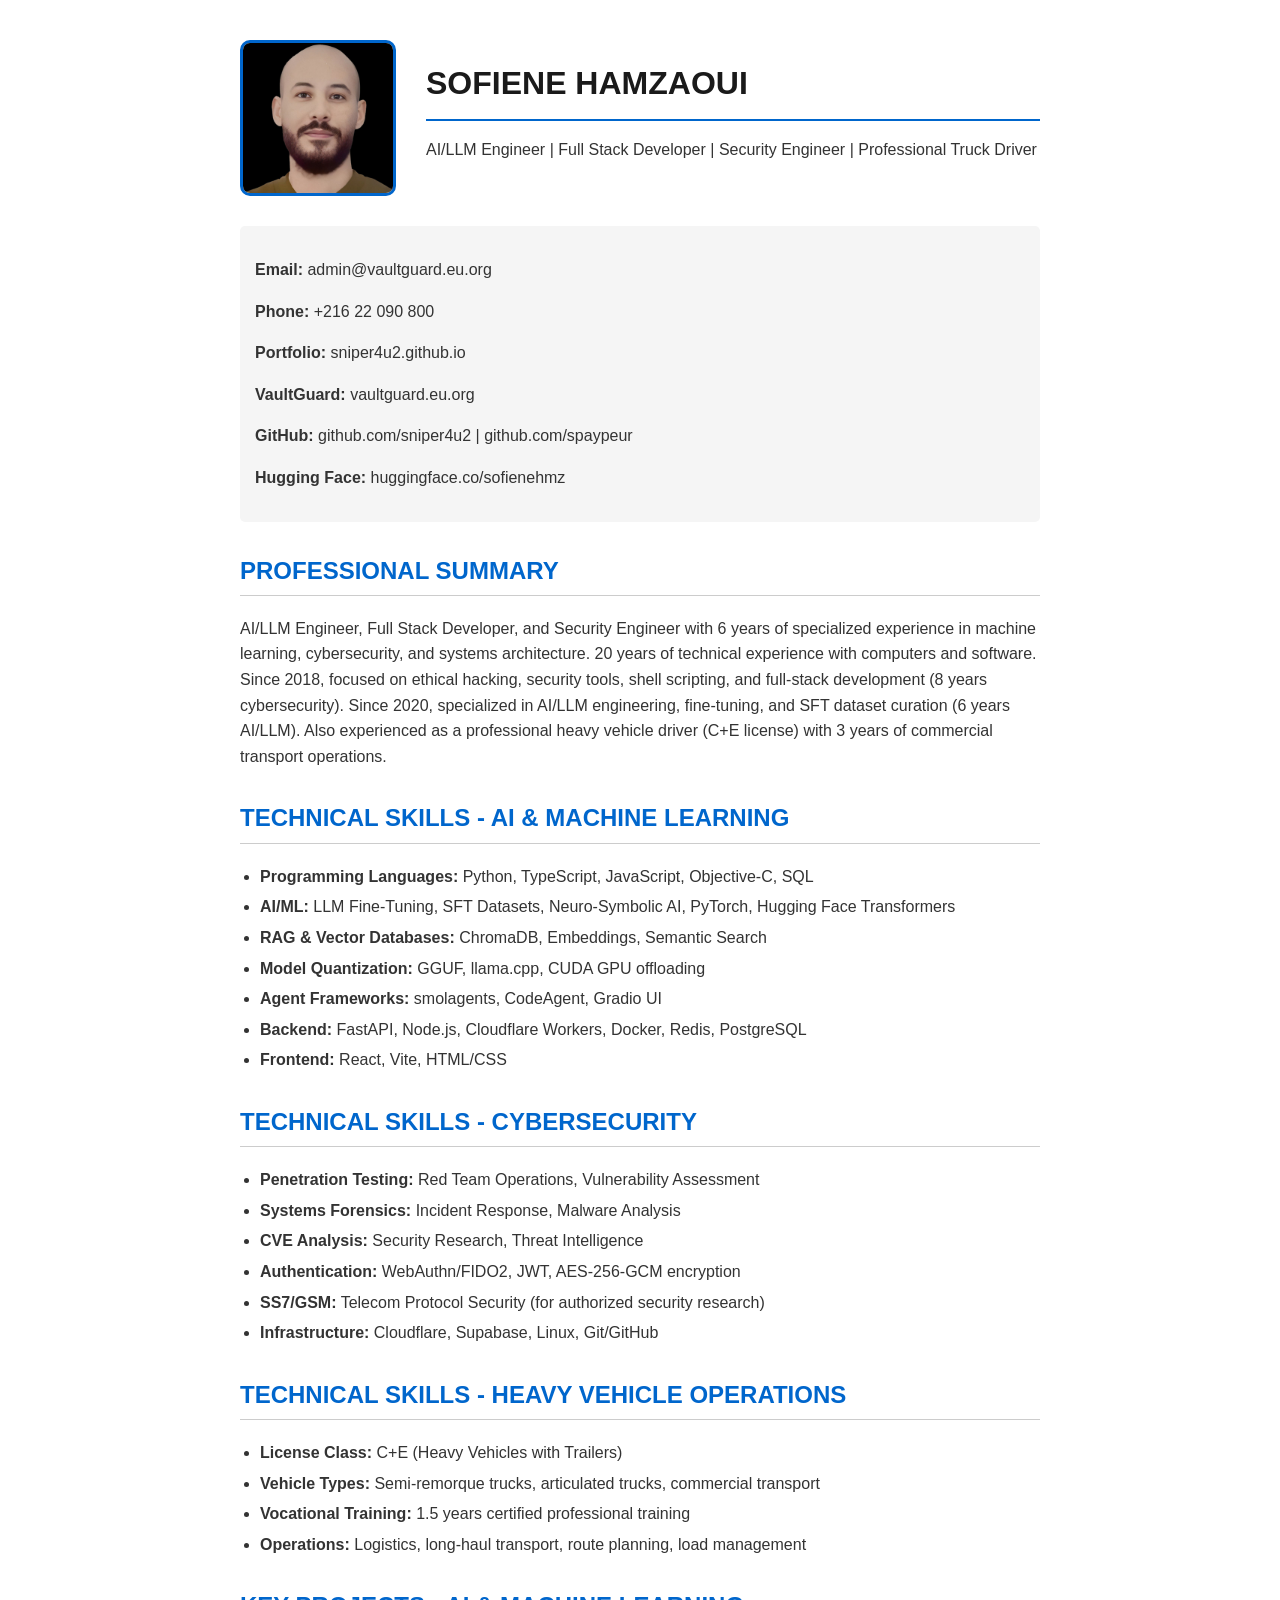
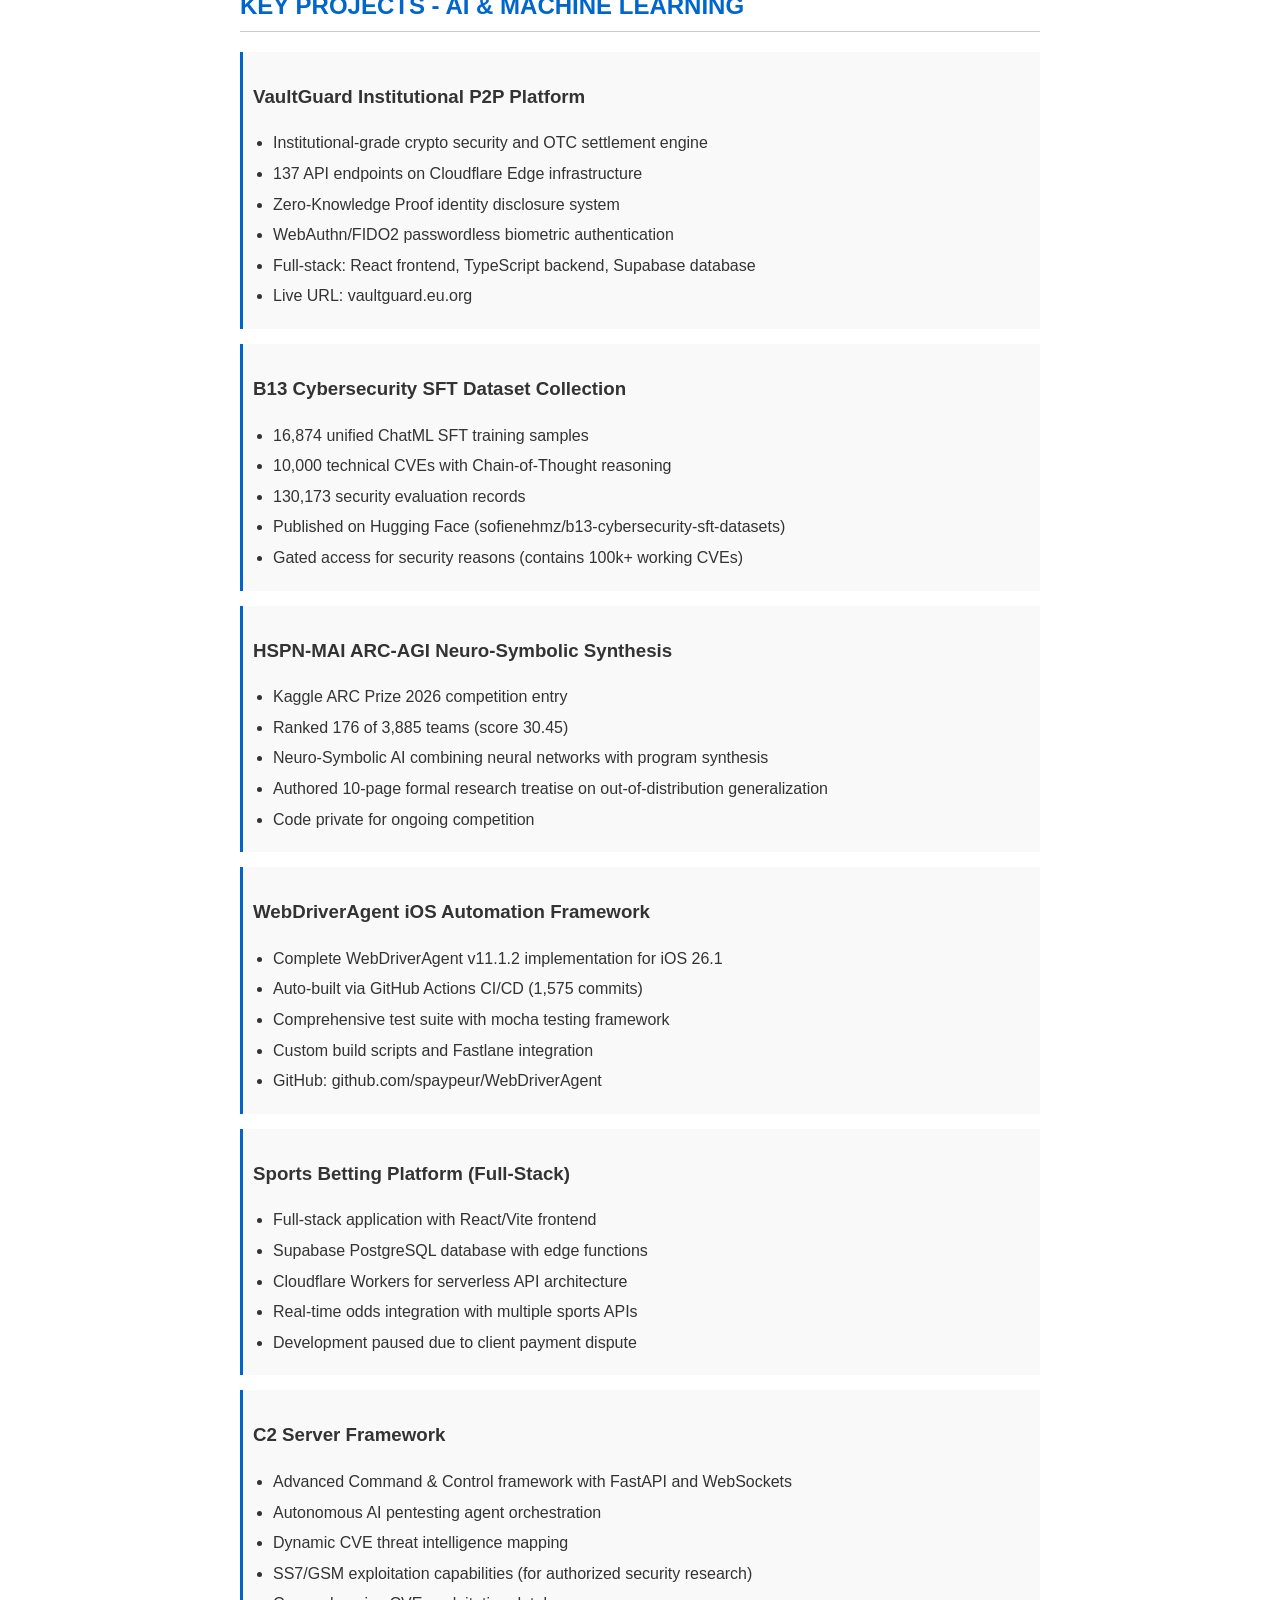
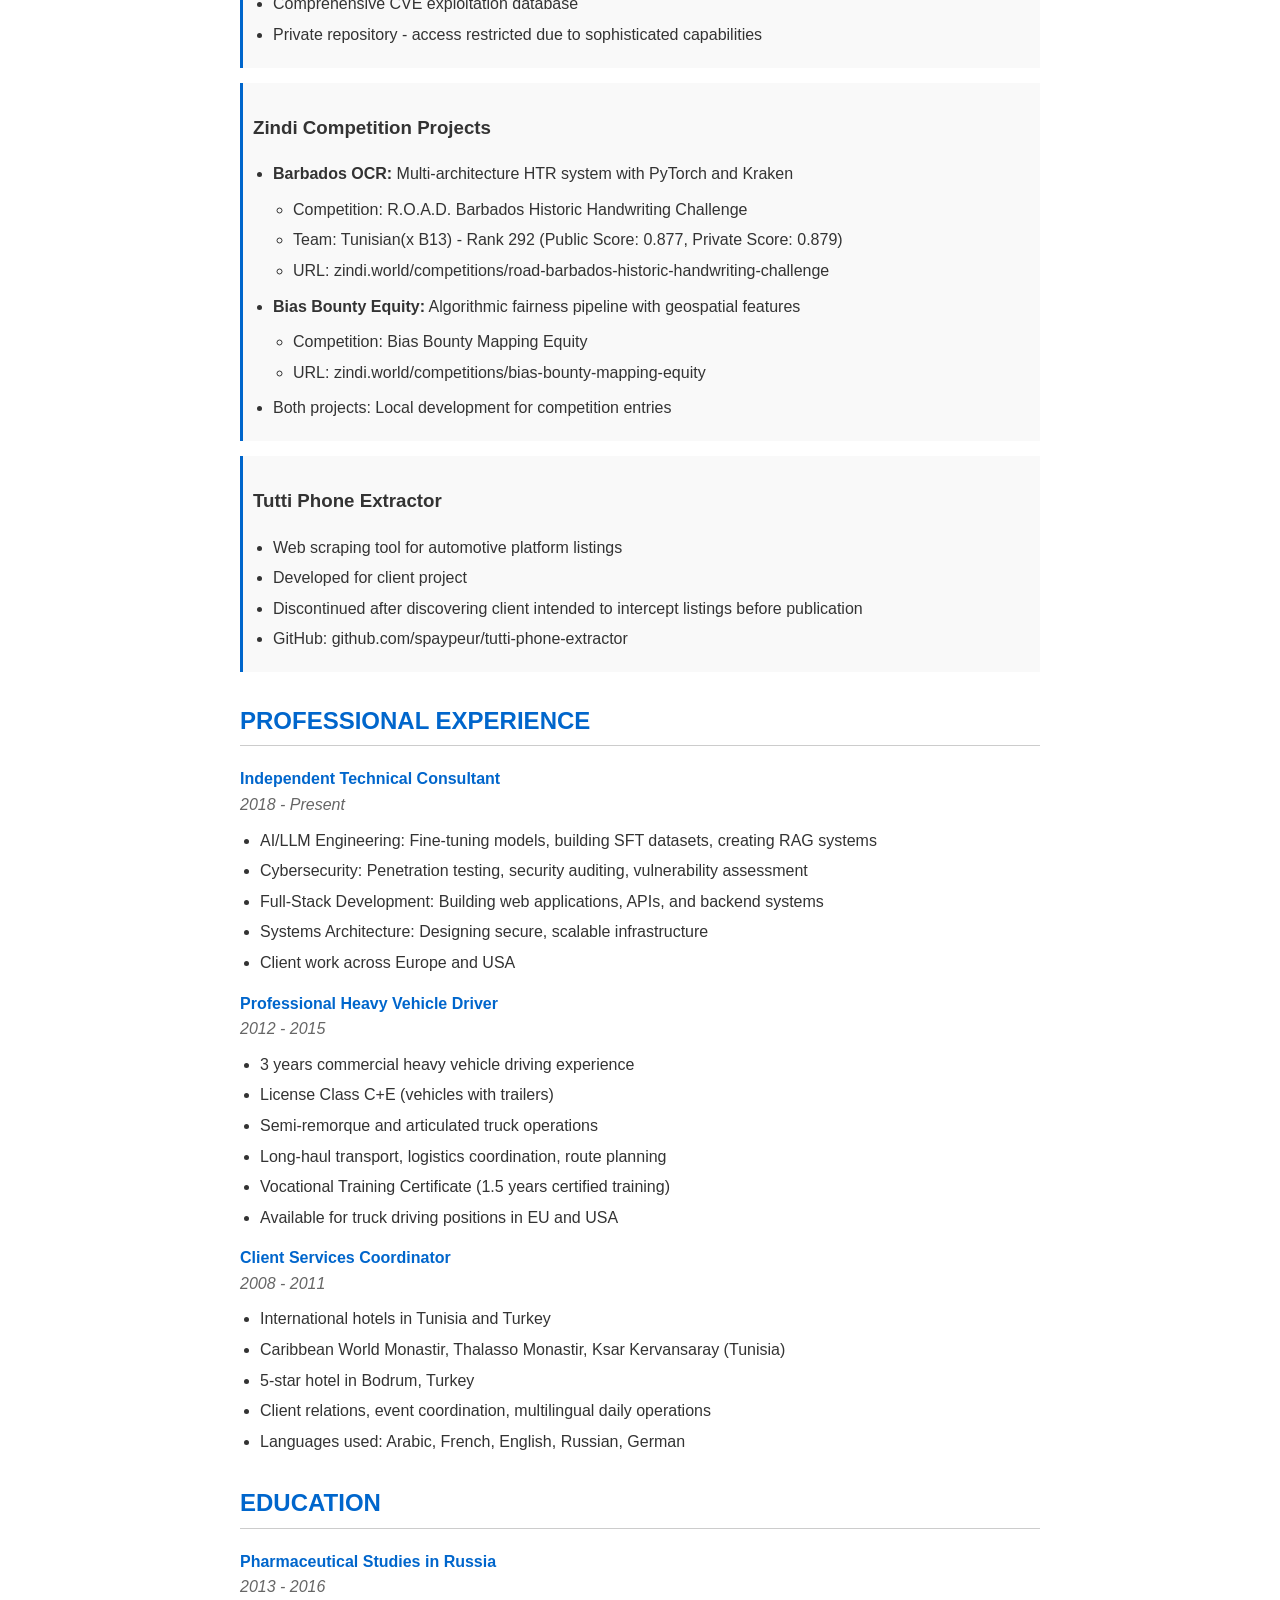
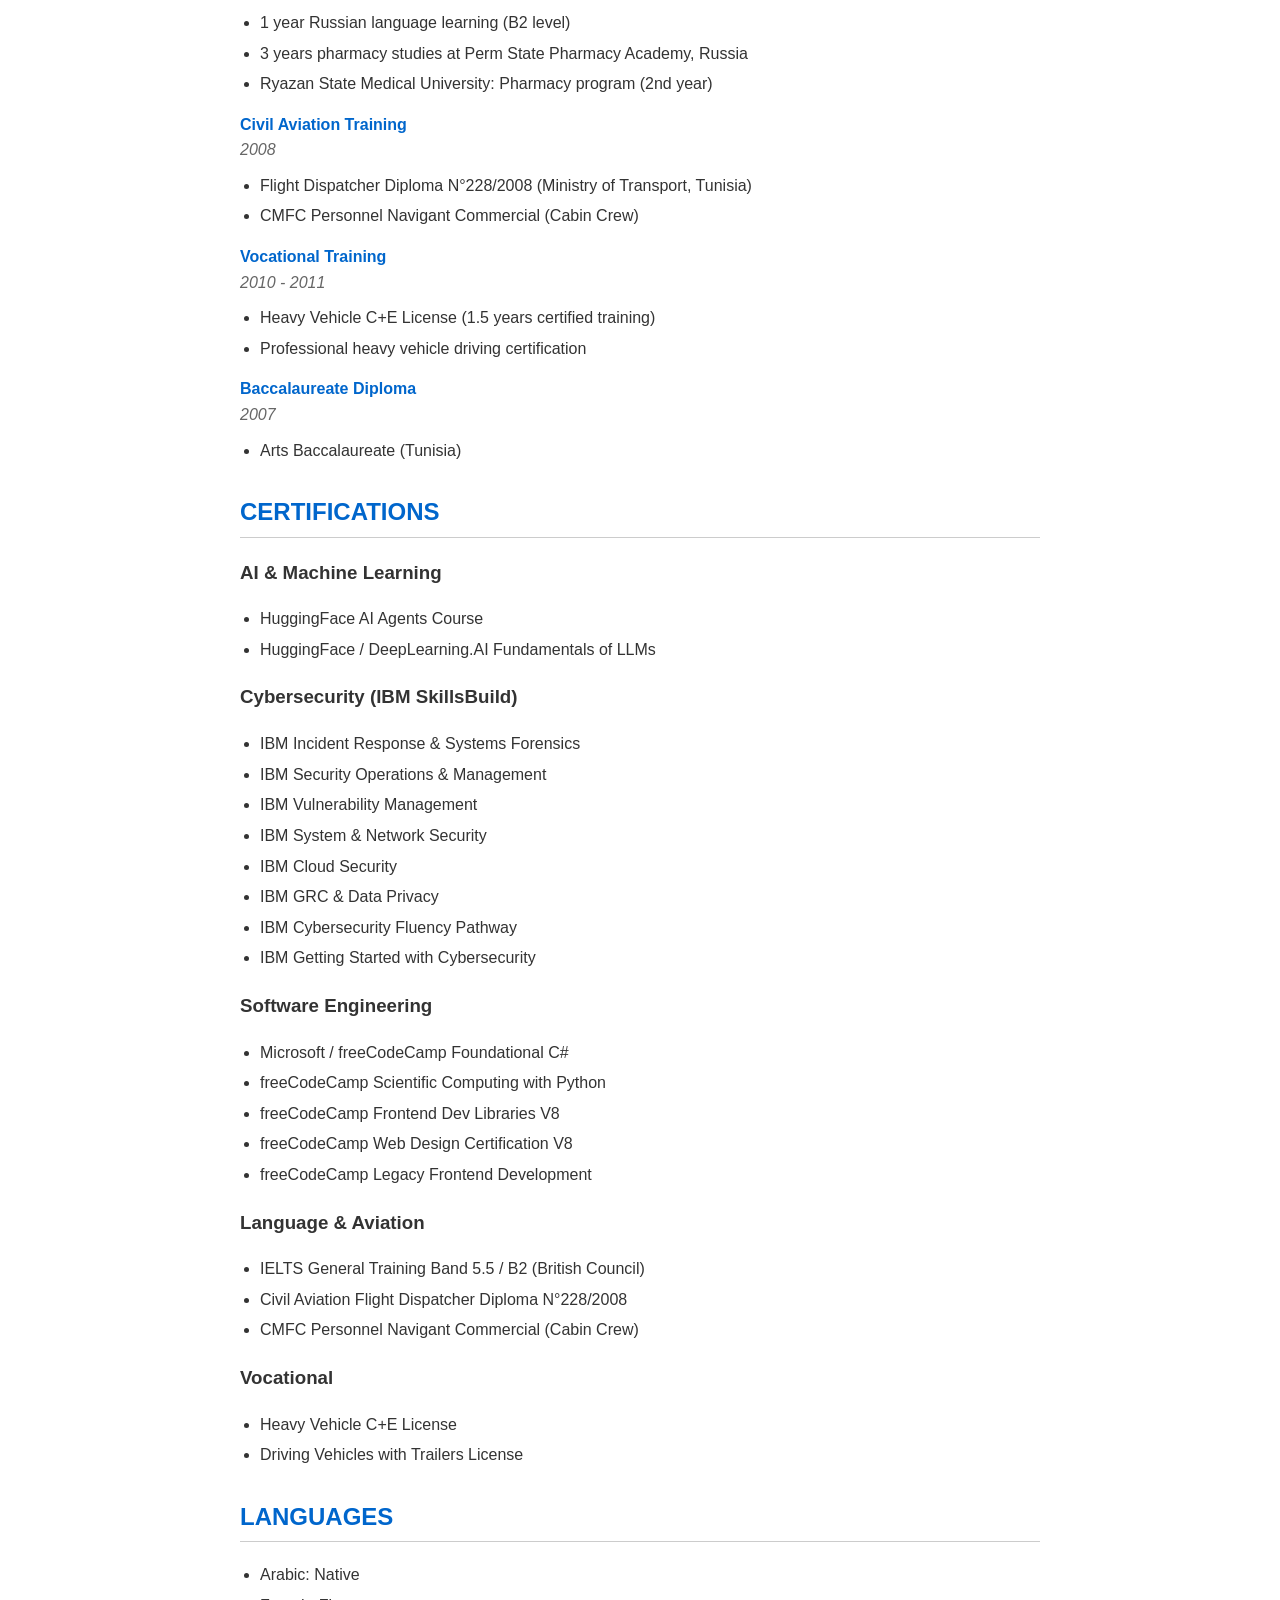
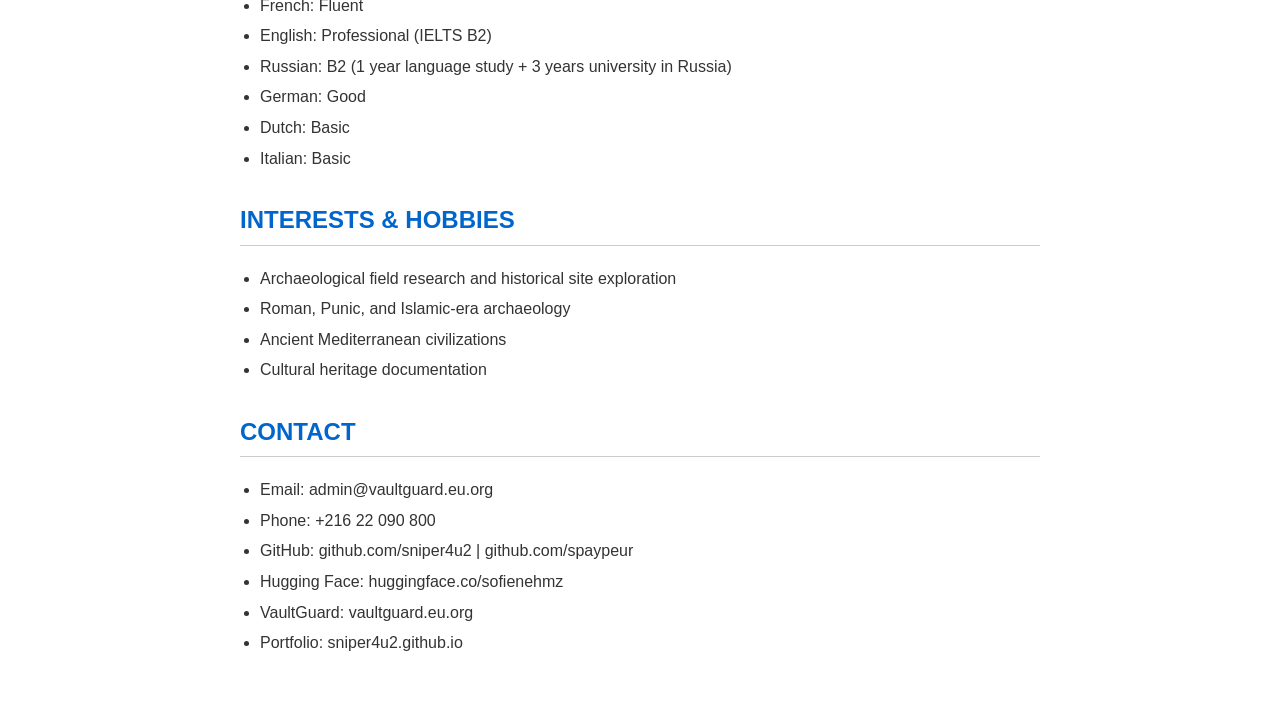
<file: CERTS/Hamzaoui_Sofiene_CV.html>
<!DOCTYPE html>
<html>
<head>
  <meta charset="UTF-8">
  <title>Sofiene Hamzaoui - CV</title>
  <style>
    body {
      font-family: Arial, sans-serif;
      max-width: 800px;
      margin: 0 auto;
      padding: 40px;
      line-height: 1.6;
      color: #333;
    }
    .header {
      display: flex;
      align-items: center;
      gap: 30px;
      margin-bottom: 30px;
    }
    .profile-photo {
      width: 150px;
      height: 150px;
      object-fit: cover;
      border-radius: 10px;
      border: 3px solid #0066cc;
    }
    .header-text {
      flex: 1;
    }
    h1 {
      color: #1a1a1a;
      border-bottom: 2px solid #0066cc;
      padding-bottom: 10px;
      margin: 0 0 10px 0;
    }
    h2 {
      color: #0066cc;
      margin-top: 30px;
      border-bottom: 1px solid #ccc;
      padding-bottom: 5px;
    }
    h3 {
      color: #333;
      margin-top: 20px;
    }
    .contact-info {
      margin: 20px 0;
      padding: 15px;
      background: #f5f5f5;
      border-radius: 5px;
    }
    .contact-info span {
      margin-right: 20px;
    }
    ul {
      margin: 10px 0;
      padding-left: 20px;
    }
    li {
      margin: 5px 0;
    }
    .project {
      margin: 15px 0;
      padding: 10px;
      background: #f9f9f9;
      border-left: 3px solid #0066cc;
    }
    .job {
      margin: 15px 0;
    }
    .job-title {
      font-weight: bold;
      color: #0066cc;
    }
    .job-date {
      color: #666;
      font-style: italic;
    }
    .skills-section {
      margin: 15px 0;
    }
    .skill-category {
      font-weight: bold;
      color: #0066cc;
      margin-top: 10px;
    }
  </style>
</head>
<body>
  <div class="header">
    <img src="profile-photo.jpg" alt="Sofiene Hamzaoui" class="profile-photo">
    <div class="header-text">
      <h1>SOFIENE HAMZAOUI</h1>
      <p>AI/LLM Engineer | Full Stack Developer | Security Engineer | Professional Truck Driver</p>
    </div>
  </div>

  <div class="contact-info">
    <p><strong>Email:</strong> admin@vaultguard.eu.org</p>
    <p><strong>Phone:</strong> +216 22 090 800</p>
    <p><strong>Portfolio:</strong> sniper4u2.github.io</p>
    <p><strong>VaultGuard:</strong> vaultguard.eu.org</p>
    <p><strong>GitHub:</strong> github.com/sniper4u2 | github.com/spaypeur</p>
    <p><strong>Hugging Face:</strong> huggingface.co/sofienehmz</p>
  </div>

  <h2>PROFESSIONAL SUMMARY</h2>
  <p>AI/LLM Engineer, Full Stack Developer, and Security Engineer with 6 years of specialized experience in machine learning, cybersecurity, and systems architecture. 20 years of technical experience with computers and software. Since 2018, focused on ethical hacking, security tools, shell scripting, and full-stack development (8 years cybersecurity). Since 2020, specialized in AI/LLM engineering, fine-tuning, and SFT dataset curation (6 years AI/LLM). Also experienced as a professional heavy vehicle driver (C+E license) with 3 years of commercial transport operations.</p>

  <h2>TECHNICAL SKILLS - AI & MACHINE LEARNING</h2>
  <div class="skills-section">
    <ul>
      <li><strong>Programming Languages:</strong> Python, TypeScript, JavaScript, Objective-C, SQL</li>
      <li><strong>AI/ML:</strong> LLM Fine-Tuning, SFT Datasets, Neuro-Symbolic AI, PyTorch, Hugging Face Transformers</li>
      <li><strong>RAG & Vector Databases:</strong> ChromaDB, Embeddings, Semantic Search</li>
      <li><strong>Model Quantization:</strong> GGUF, llama.cpp, CUDA GPU offloading</li>
      <li><strong>Agent Frameworks:</strong> smolagents, CodeAgent, Gradio UI</li>
      <li><strong>Backend:</strong> FastAPI, Node.js, Cloudflare Workers, Docker, Redis, PostgreSQL</li>
      <li><strong>Frontend:</strong> React, Vite, HTML/CSS</li>
    </ul>
  </div>

  <h2>TECHNICAL SKILLS - CYBERSECURITY</h2>
  <div class="skills-section">
    <ul>
      <li><strong>Penetration Testing:</strong> Red Team Operations, Vulnerability Assessment</li>
      <li><strong>Systems Forensics:</strong> Incident Response, Malware Analysis</li>
      <li><strong>CVE Analysis:</strong> Security Research, Threat Intelligence</li>
      <li><strong>Authentication:</strong> WebAuthn/FIDO2, JWT, AES-256-GCM encryption</li>
      <li><strong>SS7/GSM:</strong> Telecom Protocol Security (for authorized security research)</li>
      <li><strong>Infrastructure:</strong> Cloudflare, Supabase, Linux, Git/GitHub</li>
    </ul>
  </div>

  <h2>TECHNICAL SKILLS - HEAVY VEHICLE OPERATIONS</h2>
  <div class="skills-section">
    <ul>
      <li><strong>License Class:</strong> C+E (Heavy Vehicles with Trailers)</li>
      <li><strong>Vehicle Types:</strong> Semi-remorque trucks, articulated trucks, commercial transport</li>
      <li><strong>Vocational Training:</strong> 1.5 years certified professional training</li>
      <li><strong>Operations:</strong> Logistics, long-haul transport, route planning, load management</li>
    </ul>
  </div>

  <h2>KEY PROJECTS - AI & MACHINE LEARNING</h2>

  <div class="project">
    <h3>VaultGuard Institutional P2P Platform</h3>
    <ul>
      <li>Institutional-grade crypto security and OTC settlement engine</li>
      <li>137 API endpoints on Cloudflare Edge infrastructure</li>
      <li>Zero-Knowledge Proof identity disclosure system</li>
      <li>WebAuthn/FIDO2 passwordless biometric authentication</li>
      <li>Full-stack: React frontend, TypeScript backend, Supabase database</li>
      <li>Live URL: vaultguard.eu.org</li>
    </ul>
  </div>

  <div class="project">
    <h3>B13 Cybersecurity SFT Dataset Collection</h3>
    <ul>
      <li>16,874 unified ChatML SFT training samples</li>
      <li>10,000 technical CVEs with Chain-of-Thought reasoning</li>
      <li>130,173 security evaluation records</li>
      <li>Published on Hugging Face (sofienehmz/b13-cybersecurity-sft-datasets)</li>
      <li>Gated access for security reasons (contains 100k+ working CVEs)</li>
    </ul>
  </div>

  <div class="project">
    <h3>HSPN-MAI ARC-AGI Neuro-Symbolic Synthesis</h3>
    <ul>
      <li>Kaggle ARC Prize 2026 competition entry</li>
      <li>Ranked 176 of 3,885 teams (score 30.45)</li>
      <li>Neuro-Symbolic AI combining neural networks with program synthesis</li>
      <li>Authored 10-page formal research treatise on out-of-distribution generalization</li>
      <li>Code private for ongoing competition</li>
    </ul>
  </div>

  <div class="project">
    <h3>WebDriverAgent iOS Automation Framework</h3>
    <ul>
      <li>Complete WebDriverAgent v11.1.2 implementation for iOS 26.1</li>
      <li>Auto-built via GitHub Actions CI/CD (1,575 commits)</li>
      <li>Comprehensive test suite with mocha testing framework</li>
      <li>Custom build scripts and Fastlane integration</li>
      <li>GitHub: github.com/spaypeur/WebDriverAgent</li>
    </ul>
  </div>

  <div class="project">
    <h3>Sports Betting Platform (Full-Stack)</h3>
    <ul>
      <li>Full-stack application with React/Vite frontend</li>
      <li>Supabase PostgreSQL database with edge functions</li>
      <li>Cloudflare Workers for serverless API architecture</li>
      <li>Real-time odds integration with multiple sports APIs</li>
      <li>Development paused due to client payment dispute</li>
    </ul>
  </div>

  <div class="project">
    <h3>C2 Server Framework</h3>
    <ul>
      <li>Advanced Command & Control framework with FastAPI and WebSockets</li>
      <li>Autonomous AI pentesting agent orchestration</li>
      <li>Dynamic CVE threat intelligence mapping</li>
      <li>SS7/GSM exploitation capabilities (for authorized security research)</li>
      <li>Comprehensive CVE exploitation database</li>
      <li>Private repository - access restricted due to sophisticated capabilities</li>
    </ul>
  </div>

  <div class="project">
    <h3>Zindi Competition Projects</h3>
    <ul>
      <li><strong>Barbados OCR:</strong> Multi-architecture HTR system with PyTorch and Kraken
        <ul>
          <li>Competition: R.O.A.D. Barbados Historic Handwriting Challenge</li>
          <li>Team: Tunisian(x B13) - Rank 292 (Public Score: 0.877, Private Score: 0.879)</li>
          <li>URL: zindi.world/competitions/road-barbados-historic-handwriting-challenge</li>
        </ul>
      </li>
      <li><strong>Bias Bounty Equity:</strong> Algorithmic fairness pipeline with geospatial features
        <ul>
          <li>Competition: Bias Bounty Mapping Equity</li>
          <li>URL: zindi.world/competitions/bias-bounty-mapping-equity</li>
        </ul>
      </li>
      <li>Both projects: Local development for competition entries</li>
    </ul>
  </div>

  <div class="project">
    <h3>Tutti Phone Extractor</h3>
    <ul>
      <li>Web scraping tool for automotive platform listings</li>
      <li>Developed for client project</li>
      <li>Discontinued after discovering client intended to intercept listings before publication</li>
      <li>GitHub: github.com/spaypeur/tutti-phone-extractor</li>
    </ul>
  </div>

  <h2>PROFESSIONAL EXPERIENCE</h2>

  <div class="job">
    <div class="job-title">Independent Technical Consultant</div>
    <div class="job-date">2018 - Present</div>
    <ul>
      <li>AI/LLM Engineering: Fine-tuning models, building SFT datasets, creating RAG systems</li>
      <li>Cybersecurity: Penetration testing, security auditing, vulnerability assessment</li>
      <li>Full-Stack Development: Building web applications, APIs, and backend systems</li>
      <li>Systems Architecture: Designing secure, scalable infrastructure</li>
      <li>Client work across Europe and USA</li>
    </ul>
  </div>

  <div class="job">
    <div class="job-title">Professional Heavy Vehicle Driver</div>
    <div class="job-date">2012 - 2015</div>
    <ul>
      <li>3 years commercial heavy vehicle driving experience</li>
      <li>License Class C+E (vehicles with trailers)</li>
      <li>Semi-remorque and articulated truck operations</li>
      <li>Long-haul transport, logistics coordination, route planning</li>
      <li>Vocational Training Certificate (1.5 years certified training)</li>
      <li>Available for truck driving positions in EU and USA</li>
    </ul>
  </div>

  <div class="job">
    <div class="job-title">Client Services Coordinator</div>
    <div class="job-date">2008 - 2011</div>
    <ul>
      <li>International hotels in Tunisia and Turkey</li>
      <li>Caribbean World Monastir, Thalasso Monastir, Ksar Kervansaray (Tunisia)</li>
      <li>5-star hotel in Bodrum, Turkey</li>
      <li>Client relations, event coordination, multilingual daily operations</li>
      <li>Languages used: Arabic, French, English, Russian, German</li>
    </ul>
  </div>

  <h2>EDUCATION</h2>

  <div class="job">
    <div class="job-title">Pharmaceutical Studies in Russia</div>
    <div class="job-date">2013 - 2016</div>
    <ul>
      <li>1 year Russian language learning (B2 level)</li>
      <li>3 years pharmacy studies at Perm State Pharmacy Academy, Russia</li>
      <li>Ryazan State Medical University: Pharmacy program (2nd year)</li>
    </ul>
  </div>

  <div class="job">
    <div class="job-title">Civil Aviation Training</div>
    <div class="job-date">2008</div>
    <ul>
      <li>Flight Dispatcher Diploma N°228/2008 (Ministry of Transport, Tunisia)</li>
      <li>CMFC Personnel Navigant Commercial (Cabin Crew)</li>
    </ul>
  </div>

  <div class="job">
    <div class="job-title">Vocational Training</div>
    <div class="job-date">2010 - 2011</div>
    <ul>
      <li>Heavy Vehicle C+E License (1.5 years certified training)</li>
      <li>Professional heavy vehicle driving certification</li>
    </ul>
  </div>

  <div class="job">
    <div class="job-title">Baccalaureate Diploma</div>
    <div class="job-date">2007</div>
    <ul>
      <li>Arts Baccalaureate (Tunisia)</li>
    </ul>
  </div>

  <h2>CERTIFICATIONS</h2>

  <h3>AI & Machine Learning</h3>
  <ul>
    <li>HuggingFace AI Agents Course</li>
    <li>HuggingFace / DeepLearning.AI Fundamentals of LLMs</li>
  </ul>

  <h3>Cybersecurity (IBM SkillsBuild)</h3>
  <ul>
    <li>IBM Incident Response & Systems Forensics</li>
    <li>IBM Security Operations & Management</li>
    <li>IBM Vulnerability Management</li>
    <li>IBM System & Network Security</li>
    <li>IBM Cloud Security</li>
    <li>IBM GRC & Data Privacy</li>
    <li>IBM Cybersecurity Fluency Pathway</li>
    <li>IBM Getting Started with Cybersecurity</li>
  </ul>

  <h3>Software Engineering</h3>
  <ul>
    <li>Microsoft / freeCodeCamp Foundational C#</li>
    <li>freeCodeCamp Scientific Computing with Python</li>
    <li>freeCodeCamp Frontend Dev Libraries V8</li>
    <li>freeCodeCamp Web Design Certification V8</li>
    <li>freeCodeCamp Legacy Frontend Development</li>
  </ul>

  <h3>Language & Aviation</h3>
  <ul>
    <li>IELTS General Training Band 5.5 / B2 (British Council)</li>
    <li>Civil Aviation Flight Dispatcher Diploma N°228/2008</li>
    <li>CMFC Personnel Navigant Commercial (Cabin Crew)</li>
  </ul>

  <h3>Vocational</h3>
  <ul>
    <li>Heavy Vehicle C+E License</li>
    <li>Driving Vehicles with Trailers License</li>
  </ul>

  <h2>LANGUAGES</h2>
  <ul>
    <li>Arabic: Native</li>
    <li>French: Fluent</li>
    <li>English: Professional (IELTS B2)</li>
    <li>Russian: B2 (1 year language study + 3 years university in Russia)</li>
    <li>German: Good</li>
    <li>Dutch: Basic</li>
    <li>Italian: Basic</li>
  </ul>

  <h2>INTERESTS & HOBBIES</h2>
  <ul>
    <li>Archaeological field research and historical site exploration</li>
    <li>Roman, Punic, and Islamic-era archaeology</li>
    <li>Ancient Mediterranean civilizations</li>
    <li>Cultural heritage documentation</li>
  </ul>

  <h2>CONTACT</h2>
  <ul>
    <li>Email: admin@vaultguard.eu.org</li>
    <li>Phone: +216 22 090 800</li>
    <li>GitHub: github.com/sniper4u2 | github.com/spaypeur</li>
    <li>Hugging Face: huggingface.co/sofienehmz</li>
    <li>VaultGuard: vaultguard.eu.org</li>
    <li>Portfolio: sniper4u2.github.io</li>
  </ul>
</body>
</html>
</file>
<file: style.css>
/* ==========================================================================
   SOFIENE.AI — KINETIC DESIGN SYSTEM   (style.css v7.0)
   --------------------------------------------------------------------------
   Two rules govern every line below:

   1. RESOLUTION INDEPENDENCE. The frame is built from gradients, masks,
      transforms and SVG tiles. Nothing is a fixed-size bitmap, so it is crisp
      at 1080p, 4K and 8K and on any device pixel ratio, and no GPU program is
      required to paint it.

   2. COST IS OPTIONAL. Appearance adapts to the measured machine through
      html[data-tier="cinema"|"balanced"|"still"]. The tiers only ever remove
      cost (filters, extra planes, animation, translucency) - layout, content
      and contrast never change.
   ========================================================================== */

/* ---- self-hosted variable faces (no external request) -------------------- */
@font-face{font-family:'JetBrains Mono';font-style:normal;font-weight:400 800;font-display:swap;src:url('./assets/fonts/jetbrains-mono-cyrillic.woff2') format('woff2');unicode-range:U+0301, U+0400-045F, U+0490-0491, U+04B0-04B1, U+2116}
@font-face{font-family:'JetBrains Mono';font-style:normal;font-weight:400 800;font-display:swap;src:url('./assets/fonts/jetbrains-mono-latin-ext.woff2') format('woff2');unicode-range:U+0100-02BA, U+02BD-02C5, U+02C7-02CC, U+02CE-02D7, U+02DD-02FF, U+0304, U+0308, U+0329, U+1D00-1DBF, U+1E00-1E9F, U+1EF2-1EFF, U+2020, U+20A0-20AB, U+20AD-20C0, U+2113, U+2C60-2C7F, U+A720-A7FF}
@font-face{font-family:'JetBrains Mono';font-style:normal;font-weight:400 800;font-display:swap;src:url('./assets/fonts/jetbrains-mono-latin.woff2') format('woff2');unicode-range:U+0000-00FF, U+0131, U+0152-0153, U+02BB-02BC, U+02C6, U+02DA, U+02DC, U+0304, U+0308, U+0329, U+2000-206F, U+20AC, U+2122, U+2191, U+2193, U+2212, U+2215, U+FEFF, U+FFFD}
@font-face{font-family:'Outfit';font-style:normal;font-weight:300 900;font-display:swap;src:url('./assets/fonts/outfit-latin-ext.woff2') format('woff2');unicode-range:U+0100-02BA, U+02BD-02C5, U+02C7-02CC, U+02CE-02D7, U+02DD-02FF, U+0304, U+0308, U+0329, U+1D00-1DBF, U+1E00-1E9F, U+1EF2-1EFF, U+2020, U+20A0-20AB, U+20AD-20C0, U+2113, U+2C60-2C7F, U+A720-A7FF}
@font-face{font-family:'Outfit';font-style:normal;font-weight:300 900;font-display:swap;src:url('./assets/fonts/outfit-latin.woff2') format('woff2');unicode-range:U+0000-00FF, U+0131, U+0152-0153, U+02BB-02BC, U+02C6, U+02DA, U+02DC, U+0304, U+0308, U+0329, U+2000-206F, U+20AC, U+2122, U+2191, U+2193, U+2212, U+2215, U+FEFF, U+FFFD}

/* ---- Registered properties -------------------------------------------------
   These tween. The director (app.js) writes one target per section change and
   CSS interpolates it, which removes the old JS grade-easing loop entirely.
   Browsers without @property simply switch instantly - no visual breakage. */
@property --ink  { syntax: '<number>'; inherits: true; initial-value: 0.70; }
@property --gain { syntax: '<number>'; inherits: true; initial-value: 1; }
@property --sat  { syntax: '<number>'; inherits: true; initial-value: 1.05; }
@property --con  { syntax: '<number>'; inherits: true; initial-value: 1.06; }
@property --zoom { syntax: '<number>'; inherits: true; initial-value: 1; }
@property --pan  { syntax: '<length>'; inherits: true; initial-value: 0px; }
@property --rise { syntax: '<length>'; inherits: true; initial-value: 0px; }
@property --mx   { syntax: '<number>'; inherits: true; initial-value: 0; }
@property --my   { syntax: '<number>'; inherits: true; initial-value: 0; }
@property --sc   { syntax: '<number>'; inherits: true; initial-value: 0; }
@property --vel  { syntax: '<number>'; inherits: true; initial-value: 0; }

:root {
  /* surface */
  --bg: #02040a;
  --bg-2: #050a18;
  --panel: rgba(7, 13, 28, 0.62);
  --panel-2: rgba(10, 18, 38, 0.70);
  --panel-solid: rgba(6, 11, 25, 0.90);
  --line: rgba(126, 182, 255, 0.13);
  --line-2: rgba(126, 182, 255, 0.30);

  /* ink */
  --ice: #eaf4ff;
  --dim: #a3b6d0;
  --dimmer: #6d819e;

  /* spectrum */
  --cyan: #5ce1ff;
  --cyan-d: #0aa6d8;
  --amber: #ff9a3c;
  --amber-d: #e0641a;
  --gold: #ffd469;
  --mint: #47e0a0;
  --rose: #ff6a86;
  --violet: #b48cff;

  --glow-c: rgba(92, 225, 255, 0.42);
  --glow-a: rgba(255, 154, 60, 0.38);

  --f-sans: 'Outfit', ui-sans-serif, system-ui, -apple-system, 'Segoe UI', Roboto, sans-serif;
  --f-mono: 'JetBrains Mono', ui-monospace, SFMono-Regular, Menlo, Consolas, monospace;

  --ease: cubic-bezier(0.16, 1, 0.3, 1);
  --ease-io: cubic-bezier(0.5, 0, 0.2, 1);

  --r-s: 6px;
  --r-m: 12px;
  --r-l: 20px;
  --shadow-1: inset 0 1px 0 rgba(255, 255, 255, 0.05), 0 18px 50px -24px rgba(0, 0, 0, 0.9);
  --shadow-2: inset 0 1px 0 rgba(255, 255, 255, 0.06), 0 40px 90px -44px rgba(0, 0, 0, 0.95);

  --maxw: 1180px;
  --gbar-h: 62px;
  --rail-w: 74px;
}

*,
*::before,
*::after { box-sizing: border-box; }

html {
  -webkit-text-size-adjust: 100%;
  scroll-behavior: smooth;
  scrollbar-color: rgba(126, 182, 255, 0.28) transparent;
}

body {
  margin: 0;
  background: var(--bg);
  color: var(--ice);
  font-family: var(--f-sans);
  font-size: 16px;
  font-weight: 400;
  line-height: 1.7;
  overflow-x: hidden;
  -webkit-font-smoothing: antialiased;
  text-rendering: optimizeLegibility;
}

h1, h2, h3, h4 {
  margin: 0;
  font-weight: 700;
  line-height: 1.12;
  letter-spacing: -0.025em;
  text-wrap: balance;
}

p { margin: 0; }
ul { margin: 0; padding: 0; list-style: none; }
a { color: inherit; text-decoration: none; }
img, video { max-width: 100%; display: block; }
button { font: inherit; color: inherit; background: none; border: 0; cursor: pointer; }

::selection { background: rgba(92, 225, 255, 0.28); color: #fff; }

:where(a, button, [tabindex]):focus-visible {
  outline: 2px solid var(--cyan);
  outline-offset: 3px;
  border-radius: 4px;
}

.skip {
  position: fixed;
  top: 10px;
  left: 50%;
  transform: translate(-50%, -160%);
  z-index: 200;
  padding: 10px 18px;
  border-radius: 999px;
  background: var(--panel-solid);
  border: 1px solid var(--line-2);
  font-family: var(--f-mono);
  font-size: 0.72rem;
  letter-spacing: 0.14em;
  transition: transform 0.25s var(--ease);
}
.skip:focus { transform: translate(-50%, 0); }

/* ==========================================================================
   1. THE FRAME  —  #scene
   --------------------------------------------------------------------------
   A fixed, non-interactive vector stage. Geometry is expressed in vmin so the
   composition holds from a 320px phone to an 8K wall, and every moving part is
   driven by a transform or an opacity, never by layout.

   Occlusion is deterministic, not z-fighting: the disk is drawn as two masked
   halves of the same ellipse around a black sphere, so the far half is hidden
   behind the horizon and the near half passes in front of it - the same read
   a ray-traced image gives, with none of the ray tracing.
   ========================================================================== */
#scene {
  position: fixed;
  inset: 0;
  z-index: 0;
  overflow: hidden;
  pointer-events: none;
  isolation: isolate;
  contain: layout paint style;

  /* composition */
  --disk: clamp(560px, 118vmin, 2200px);
  --lens-y: -5.5vh;
  --fsh: calc(0.285 + var(--my) * 0.022);

  /* depth planes: parallax amplitude grows with proximity */
  --px-far: -14px;  --py-far: -9px;
  --px-mid: -30px;  --py-mid: -19px;
  --px-near: -54px; --py-near: -33px;

  /* vector star tiles: crisp at any device pixel ratio, zero bitmap payload
     (SVG rasterizes at the device's native scale, so the field is sharp at
     1080p, 4K and 8K with no image payload at all) */
--stars-far: url("data:image/svg+xml,%3Csvg xmlns='http://www.w3.org/2000/svg' width='900' height='823' viewBox='0 0 900 823'%3E%3Ccircle cx='296.5' cy='107.0' r='1.15' fill='%23ffffff' fill-opacity='0.62'/%3E%3Ccircle cx='509.9' cy='323.1' r='4.61' fill='%23cfe6ff' fill-opacity='0.16'/%3E%3Ccircle cx='509.9' cy='323.1' r='2.193' fill='%23cfe6ff' fill-opacity='0.97'/%3E%3Ccircle cx='551.8' cy='556.6' r='1.785' fill='%23ffffff' fill-opacity='0.39'/%3E%3Ccircle cx='681.2' cy='343.9' r='0.8' fill='%23cfe6ff' fill-opacity='0.38'/%3E%3Ccircle cx='447.1' cy='802.6' r='1.08' fill='%23cfe6ff' fill-opacity='0.24'/%3E%3Ccircle cx='599.5' cy='378.7' r='1.36' fill='%23cfe6ff' fill-opacity='0.5'/%3E%3Ccircle cx='327.0' cy='402.0' r='1.4449999999999998' fill='%23ffffff' fill-opacity='0.63'/%3E%3Ccircle cx='776.5' cy='464.5' r='0.64' fill='%23ffffff' fill-opacity='0.25'/%3E%3Ccircle cx='616.5' cy='416.6' r='1.0' fill='%23cfe6ff' fill-opacity='0.45'/%3E%3Ccircle cx='566.7' cy='771.6' r='0.97' fill='%23ffffff' fill-opacity='0.51'/%3E%3Ccircle cx='823.4' cy='612.1' r='1.06' fill='%23cfe6ff' fill-opacity='0.94'/%3E%3Ccircle cx='661.5' cy='190.6' r='1.54' fill='%23ffffff' fill-opacity='0.78'/%3E%3Ccircle cx='549.8' cy='435.1' r='1.68' fill='%23cfe6ff' fill-opacity='0.92'/%3E%3Ccircle cx='386.4' cy='538.2' r='1.18' fill='%23ffffff' fill-opacity='0.48'/%3E%3Ccircle cx='375.3' cy='711.2' r='1.27' fill='%23cfe6ff' fill-opacity='0.39'/%3E%3Ccircle cx='827.6' cy='25.9' r='1.2' fill='%23ffd9a8' fill-opacity='0.68'/%3E%3Ccircle cx='694.5' cy='147.1' r='1.08' fill='%23cfe6ff' fill-opacity='0.29'/%3E%3Ccircle cx='660.4' cy='346.0' r='1.36' fill='%23ffffff' fill-opacity='0.74'/%3E%3Ccircle cx='236.9' cy='241.0' r='0.71' fill='%23ffffff' fill-opacity='0.24'/%3E%3Ccircle cx='343.8' cy='335.1' r='1.45' fill='%23ffffff' fill-opacity='0.92'/%3E%3Ccircle cx='839.1' cy='662.1' r='1.37' fill='%23ffffff' fill-opacity='0.9'/%3E%3Ccircle cx='438.2' cy='578.6' r='0.99' fill='%23ffd9a8' fill-opacity='0.28'/%3E%3Ccircle cx='845.6' cy='568.0' r='0.79' fill='%23ffd9a8' fill-opacity='0.3'/%3E%3Ccircle cx='444.5' cy='202.6' r='1.24' fill='%23cfe6ff' fill-opacity='0.43'/%3E%3Ccircle cx='442.5' cy='272.7' r='0.91' fill='%23ffd9a8' fill-opacity='0.65'/%3E%3Ccircle cx='372.6' cy='652.4' r='1.59' fill='%23ffd9a8' fill-opacity='0.7'/%3E%3Ccircle cx='251.2' cy='460.5' r='0.92' fill='%23ffd9a8' fill-opacity='0.35'/%3E%3Ccircle cx='280.5' cy='263.1' r='0.66' fill='%23ffffff' fill-opacity='0.25'/%3E%3Ccircle cx='542.2' cy='71.4' r='0.62' fill='%23ffffff' fill-opacity='0.33'/%3E%3Ccircle cx='817.4' cy='275.7' r='0.64' fill='%23ffffff' fill-opacity='0.27'/%3E%3Ccircle cx='758.1' cy='74.3' r='1.09' fill='%23ffffff' fill-opacity='0.67'/%3E%3Ccircle cx='281.5' cy='478.5' r='1.03' fill='%23ffffff' fill-opacity='0.9'/%3E%3Ccircle cx='29.4' cy='346.0' r='1.03' fill='%23ffffff' fill-opacity='0.81'/%3E%3Ccircle cx='39.0' cy='726.1' r='1.12' fill='%23ffd9a8' fill-opacity='0.58'/%3E%3Ccircle cx='839.8' cy='660.1' r='6.0' fill='%23ffd9a8' fill-opacity='0.16'/%3E%3Ccircle cx='839.8' cy='660.1' r='2.856' fill='%23ffd9a8' fill-opacity='0.97'/%3E%3Ccircle cx='61.3' cy='462.0' r='1.21' fill='%23cfe6ff' fill-opacity='0.55'/%3E%3Ccircle cx='743.2' cy='82.9' r='0.7' fill='%23ffffff' fill-opacity='0.28'/%3E%3Ccircle cx='512.6' cy='96.0' r='1.43' fill='%23ffffff' fill-opacity='0.55'/%3E%3Ccircle cx='87.3' cy='39.9' r='1.04' fill='%23ffffff' fill-opacity='0.76'/%3E%3Ccircle cx='593.6' cy='804.4' r='0.69' fill='%23ffd9a8' fill-opacity='0.43'/%3E%3Ccircle cx='771.5' cy='107.1' r='0.94' fill='%23cfe6ff' fill-opacity='0.5'/%3E%3Ccircle cx='457.0' cy='468.2' r='0.71' fill='%23ffffff' fill-opacity='0.46'/%3E%3Ccircle cx='194.5' cy='224.8' r='5.53' fill='%23ffffff' fill-opacity='0.11'/%3E%3Ccircle cx='194.5' cy='224.8' r='2.635' fill='%23ffffff' fill-opacity='0.66'/%3E%3Ccircle cx='189.3' cy='19.8' r='1.04' fill='%23ffffff' fill-opacity='0.46'/%3E%3Ccircle cx='259.0' cy='619.5' r='1.67' fill='%23cfe6ff' fill-opacity='0.8'/%3E%3Ccircle cx='163.9' cy='231.4' r='1.47' fill='%23ffd9a8' fill-opacity='0.88'/%3E%3Ccircle cx='899.1' cy='181.5' r='6.43' fill='%23ffffff' fill-opacity='0.15'/%3E%3Ccircle cx='899.1' cy='181.5' r='3.06' fill='%23ffffff' fill-opacity='0.92'/%3E%3Ccircle cx='123.8' cy='352.8' r='0.86' fill='%23ffd9a8' fill-opacity='0.54'/%3E%3Ccircle cx='867.7' cy='783.9' r='1.03' fill='%23ffffff' fill-opacity='0.96'/%3E%3Ccircle cx='8.1' cy='181.2' r='1.27' fill='%23cfe6ff' fill-opacity='0.96'/%3E%3Ccircle cx='745.5' cy='625.4' r='1.55' fill='%23cfe6ff' fill-opacity='0.97'/%3E%3Ccircle cx='430.3' cy='190.6' r='1.15' fill='%23cfe6ff' fill-opacity='0.34'/%3E%3Ccircle cx='499.4' cy='393.0' r='1.01' fill='%23ffffff' fill-opacity='0.58'/%3E%3Ccircle cx='270.3' cy='301.5' r='1.0' fill='%23ffd9a8' fill-opacity='0.46'/%3E%3Ccircle cx='745.3' cy='698.1' r='1.61' fill='%23ffffff' fill-opacity='0.74'/%3E%3Ccircle cx='869.0' cy='169.8' r='0.7' fill='%23ffd9a8' fill-opacity='0.44'/%3E%3Ccircle cx='744.9' cy='168.9' r='1.2' fill='%23cfe6ff' fill-opacity='0.38'/%3E%3Ccircle cx='106.2' cy='314.9' r='1.07' fill='%23cfe6ff' fill-opacity='0.51'/%3E%3Ccircle cx='387.0' cy='258.1' r='1.649' fill='%23ffffff' fill-opacity='0.67'/%3E%3Ccircle cx='169.0' cy='808.2' r='1.29' fill='%23ffffff' fill-opacity='0.5'/%3E%3Ccircle cx='52.6' cy='758.0' r='4.05' fill='%23ffffff' fill-opacity='0.15'/%3E%3Ccircle cx='52.6' cy='758.0' r='1.93' fill='%23ffffff' fill-opacity='0.95'/%3E%3Ccircle cx='558.4' cy='255.3' r='1.86' fill='%23cfe6ff' fill-opacity='0.93'/%3E%3Ccircle cx='455.1' cy='108.4' r='1.1' fill='%23ffd9a8' fill-opacity='0.27'/%3E%3Ccircle cx='460.1' cy='421.7' r='1.53' fill='%23ffffff' fill-opacity='0.95'/%3E%3Ccircle cx='790.4' cy='377.9' r='1.45' fill='%23ffffff' fill-opacity='0.54'/%3E%3Ccircle cx='644.5' cy='693.8' r='1.85' fill='%23ffd9a8' fill-opacity='0.92'/%3E%3Ccircle cx='70.1' cy='735.5' r='1.09' fill='%23ffd9a8' fill-opacity='0.29'/%3E%3Ccircle cx='374.3' cy='148.7' r='1.2' fill='%23ffffff' fill-opacity='0.49'/%3E%3Ccircle cx='39.3' cy='223.5' r='1.85' fill='%23cfe6ff' fill-opacity='0.94'/%3E%3Ccircle cx='216.2' cy='540.7' r='1.32' fill='%23ffffff' fill-opacity='0.72'/%3E%3Ccircle cx='453.1' cy='233.1' r='1.29' fill='%23ffd9a8' fill-opacity='0.73'/%3E%3Ccircle cx='848.5' cy='489.0' r='1.34' fill='%23cfe6ff' fill-opacity='0.45'/%3E%3Ccircle cx='689.0' cy='756.0' r='1.26' fill='%23ffffff' fill-opacity='0.63'/%3E%3Ccircle cx='454.2' cy='58.7' r='1.85' fill='%23ffffff' fill-opacity='0.98'/%3E%3Ccircle cx='794.1' cy='170.7' r='1.05' fill='%23ffd9a8' fill-opacity='0.24'/%3E%3Ccircle cx='309.0' cy='469.0' r='1.14' fill='%23cfe6ff' fill-opacity='0.5'/%3E%3Ccircle cx='264.0' cy='478.9' r='1.35' fill='%23cfe6ff' fill-opacity='0.53'/%3E%3Ccircle cx='192.6' cy='422.5' r='1.87' fill='%23ffffff' fill-opacity='0.86'/%3E%3Ccircle cx='216.7' cy='359.2' r='1.29' fill='%23cfe6ff' fill-opacity='0.8'/%3E%3Ccircle cx='770.1' cy='246.3' r='1.36' fill='%23ffffff' fill-opacity='0.96'/%3E%3Ccircle cx='524.9' cy='599.3' r='1.12' fill='%23ffd9a8' fill-opacity='0.56'/%3E%3Ccircle cx='288.4' cy='312.5' r='1.34' fill='%23ffffff' fill-opacity='0.42'/%3E%3Ccircle cx='885.0' cy='399.9' r='1.43' fill='%23ffd9a8' fill-opacity='0.53'/%3E%3Ccircle cx='622.4' cy='93.1' r='1.24' fill='%23ffffff' fill-opacity='0.92'/%3E%3Ccircle cx='699.0' cy='350.6' r='0.93' fill='%23ffffff' fill-opacity='0.75'/%3E%3Ccircle cx='524.0' cy='84.8' r='0.97' fill='%23ffffff' fill-opacity='0.5'/%3E%3Ccircle cx='563.9' cy='259.4' r='1.01' fill='%23ffffff' fill-opacity='0.5'/%3E%3Ccircle cx='446.9' cy='510.0' r='1.44' fill='%23cfe6ff' fill-opacity='0.59'/%3E%3Ccircle cx='830.8' cy='63.9' r='1.16' fill='%23ffffff' fill-opacity='0.95'/%3E%3Ccircle cx='5.7' cy='151.1' r='1.12' fill='%23ffffff' fill-opacity='0.82'/%3E%3Ccircle cx='465.8' cy='596.3' r='1.09' fill='%23cfe6ff' fill-opacity='0.24'/%3E%3Ccircle cx='153.3' cy='647.1' r='1.11' fill='%23ffffff' fill-opacity='0.63'/%3E%3Ccircle cx='637.6' cy='757.0' r='1.79' fill='%23ffffff' fill-opacity='0.95'/%3E%3Ccircle cx='55.9' cy='733.4' r='1.32' fill='%23cfe6ff' fill-opacity='0.84'/%3E%3Ccircle cx='278.5' cy='290.4' r='1.23' fill='%23cfe6ff' fill-opacity='0.48'/%3E%3Ccircle cx='353.4' cy='273.6' r='1.21' fill='%23cfe6ff' fill-opacity='0.67'/%3E%3Ccircle cx='11.5' cy='470.7' r='0.82' fill='%23cfe6ff' fill-opacity='0.39'/%3E%3Ccircle cx='894.5' cy='358.3' r='1.22' fill='%23cfe6ff' fill-opacity='0.33'/%3E%3Ccircle cx='649.7' cy='75.0' r='0.9' fill='%23cfe6ff' fill-opacity='0.29'/%3E%3Ccircle cx='429.3' cy='677.2' r='4.22' fill='%23cfe6ff' fill-opacity='0.16'/%3E%3Ccircle cx='429.3' cy='677.2' r='2.01' fill='%23cfe6ff' fill-opacity='0.97'/%3E%3Ccircle cx='765.0' cy='286.6' r='4.03' fill='%23cfe6ff' fill-opacity='0.16'/%3E%3Ccircle cx='765.0' cy='286.6' r='1.92' fill='%23cfe6ff' fill-opacity='0.99'/%3E%3Ccircle cx='497.8' cy='553.5' r='0.92' fill='%23cfe6ff' fill-opacity='0.32'/%3E%3Ccircle cx='621.2' cy='769.0' r='1.09' fill='%23ffffff' fill-opacity='0.79'/%3E%3Ccircle cx='651.1' cy='593.1' r='1.5' fill='%23ffffff' fill-opacity='0.96'/%3E%3Ccircle cx='820.8' cy='578.5' r='1.01' fill='%23ffffff' fill-opacity='0.61'/%3E%3Ccircle cx='213.0' cy='794.3' r='1.48' fill='%23ffd9a8' fill-opacity='0.7'/%3E%3Ccircle cx='756.5' cy='580.4' r='1.85' fill='%23cfe6ff' fill-opacity='0.83'/%3E%3Ccircle cx='92.9' cy='6.8' r='1.89' fill='%23cfe6ff' fill-opacity='0.9'/%3E%3Ccircle cx='304.2' cy='150.6' r='1.09' fill='%23ffffff' fill-opacity='0.94'/%3E%3Ccircle cx='158.5' cy='34.7' r='1.02' fill='%23ffffff' fill-opacity='0.61'/%3E%3Ccircle cx='182.4' cy='613.9' r='1.02' fill='%23ffffff' fill-opacity='0.45'/%3E%3Ccircle cx='829.4' cy='131.1' r='1.66' fill='%23cfe6ff' fill-opacity='0.76'/%3E%3Ccircle cx='211.8' cy='146.7' r='0.78' fill='%23ffffff' fill-opacity='0.22'/%3E%3Ccircle cx='740.5' cy='469.7' r='0.77' fill='%23cfe6ff' fill-opacity='0.5'/%3E%3Ccircle cx='160.7' cy='350.9' r='1.48' fill='%23cfe6ff' fill-opacity='0.57'/%3E%3Ccircle cx='838.1' cy='773.4' r='0.81' fill='%23cfe6ff' fill-opacity='0.5'/%3E%3Ccircle cx='833.4' cy='141.8' r='1.23' fill='%23cfe6ff' fill-opacity='0.41'/%3E%3Ccircle cx='356.1' cy='58.3' r='0.89' fill='%23ffd9a8' fill-opacity='0.41'/%3E%3Ccircle cx='751.1' cy='460.2' r='0.79' fill='%23ffffff' fill-opacity='0.38'/%3E%3Ccircle cx='801.7' cy='502.2' r='1.18' fill='%23ffffff' fill-opacity='0.67'/%3E%3C/svg%3E");
  --stars-far-size: 900px 823px;
  --stars-mid: url("data:image/svg+xml,%3Csvg xmlns='http://www.w3.org/2000/svg' width='1180' height='1043' viewBox='0 0 1180 1043'%3E%3Ccircle cx='722.3' cy='138.1' r='1.88' fill='%23ffffff' fill-opacity='1.0'/%3E%3Ccircle cx='462.1' cy='728.5' r='1.37' fill='%23ffffff' fill-opacity='0.52'/%3E%3Ccircle cx='417.3' cy='188.7' r='1.82' fill='%23ffffff' fill-opacity='0.88'/%3E%3Ccircle cx='386.0' cy='454.7' r='1.85' fill='%23cfe6ff' fill-opacity='0.87'/%3E%3Ccircle cx='1045.2' cy='200.2' r='4.96' fill='%23ffffff' fill-opacity='0.13'/%3E%3Ccircle cx='1045.2' cy='200.2' r='2.36' fill='%23ffffff' fill-opacity='0.82'/%3E%3Ccircle cx='737.2' cy='5.9' r='1.18' fill='%23ffd9a8' fill-opacity='0.58'/%3E%3Ccircle cx='556.4' cy='282.9' r='4.64' fill='%23ffffff' fill-opacity='0.04'/%3E%3Ccircle cx='556.4' cy='282.9' r='2.21' fill='%23ffffff' fill-opacity='0.26'/%3E%3Ccircle cx='489.4' cy='402.6' r='0.92' fill='%23cfe6ff' fill-opacity='0.28'/%3E%3Ccircle cx='816.6' cy='477.7' r='1.29' fill='%23cfe6ff' fill-opacity='0.7'/%3E%3Ccircle cx='472.3' cy='843.4' r='5.4' fill='%23cfe6ff' fill-opacity='0.15'/%3E%3Ccircle cx='472.3' cy='843.4' r='2.57' fill='%23cfe6ff' fill-opacity='0.91'/%3E%3Ccircle cx='824.4' cy='925.9' r='1.17' fill='%23cfe6ff' fill-opacity='0.4'/%3E%3Ccircle cx='1118.6' cy='998.1' r='5.08' fill='%23cfe6ff' fill-opacity='0.15'/%3E%3Ccircle cx='1118.6' cy='998.1' r='2.42' fill='%23cfe6ff' fill-opacity='0.94'/%3E%3Ccircle cx='406.5' cy='96.4' r='1.25' fill='%23ffd9a8' fill-opacity='0.4'/%3E%3Ccircle cx='879.1' cy='286.9' r='7.71' fill='%23ffffff' fill-opacity='0.16'/%3E%3Ccircle cx='879.1' cy='286.9' r='3.672' fill='%23ffffff' fill-opacity='0.97'/%3E%3Ccircle cx='797.4' cy='210.1' r='4.77' fill='%23cfe6ff' fill-opacity='0.14'/%3E%3Ccircle cx='797.4' cy='210.1' r='2.27' fill='%23cfe6ff' fill-opacity='0.85'/%3E%3Ccircle cx='622.1' cy='397.4' r='5.25' fill='%23ffffff' fill-opacity='0.13'/%3E%3Ccircle cx='622.1' cy='397.4' r='2.499' fill='%23ffffff' fill-opacity='0.79'/%3E%3Ccircle cx='390.2' cy='1012.1' r='5.63' fill='%23ffffff' fill-opacity='0.16'/%3E%3Ccircle cx='390.2' cy='1012.1' r='2.68' fill='%23ffffff' fill-opacity='0.98'/%3E%3Ccircle cx='646.8' cy='840.8' r='1.45' fill='%23cfe6ff' fill-opacity='0.28'/%3E%3Ccircle cx='109.0' cy='519.7' r='1.62' fill='%23ffffff' fill-opacity='0.38'/%3E%3Ccircle cx='589.7' cy='945.9' r='8.96' fill='%23ffffff' fill-opacity='0.13'/%3E%3Ccircle cx='589.7' cy='945.9' r='4.2669999999999995' fill='%23ffffff' fill-opacity='0.79'/%3E%3Ccircle cx='356.2' cy='286.3' r='5.84' fill='%23ffffff' fill-opacity='0.14'/%3E%3Ccircle cx='356.2' cy='286.3' r='2.78' fill='%23ffffff' fill-opacity='0.87'/%3E%3Ccircle cx='851.5' cy='560.5' r='1.57' fill='%23cfe6ff' fill-opacity='0.78'/%3E%3Ccircle cx='1057.4' cy='528.9' r='4.35' fill='%23ffffff' fill-opacity='0.14'/%3E%3Ccircle cx='1057.4' cy='528.9' r='2.07' fill='%23ffffff' fill-opacity='0.86'/%3E%3Ccircle cx='888.1' cy='187.2' r='1.29' fill='%23cfe6ff' fill-opacity='0.46'/%3E%3Ccircle cx='853.4' cy='848.5' r='1.57' fill='%23ffffff' fill-opacity='0.52'/%3E%3Ccircle cx='160.6' cy='153.9' r='1.71' fill='%23ffffff' fill-opacity='0.82'/%3E%3Ccircle cx='920.0' cy='332.2' r='5.27' fill='%23ffffff' fill-opacity='0.16'/%3E%3Ccircle cx='920.0' cy='332.2' r='2.51' fill='%23ffffff' fill-opacity='0.97'/%3E%3Ccircle cx='605.1' cy='735.1' r='1.36' fill='%23ffffff' fill-opacity='0.84'/%3E%3Ccircle cx='147.1' cy='574.1' r='1.46' fill='%23ffffff' fill-opacity='0.51'/%3E%3Ccircle cx='448.2' cy='315.4' r='5.1' fill='%23ffd9a8' fill-opacity='0.15'/%3E%3Ccircle cx='448.2' cy='315.4' r='2.43' fill='%23ffd9a8' fill-opacity='0.95'/%3E%3Ccircle cx='869.0' cy='652.4' r='6.01' fill='%23ffffff' fill-opacity='0.16'/%3E%3Ccircle cx='869.0' cy='652.4' r='2.86' fill='%23ffffff' fill-opacity='0.98'/%3E%3Ccircle cx='529.3' cy='783.6' r='1.44' fill='%23ffd9a8' fill-opacity='0.5'/%3E%3Ccircle cx='1134.7' cy='132.5' r='1.69' fill='%23ffffff' fill-opacity='0.75'/%3E%3Ccircle cx='1157.0' cy='105.1' r='1.77' fill='%23ffffff' fill-opacity='0.65'/%3E%3Ccircle cx='550.7' cy='879.2' r='5.0' fill='%23cfe6ff' fill-opacity='0.15'/%3E%3Ccircle cx='550.7' cy='879.2' r='2.38' fill='%23cfe6ff' fill-opacity='0.96'/%3E%3Ccircle cx='563.4' cy='842.2' r='0.93' fill='%23ffd9a8' fill-opacity='0.42'/%3E%3Ccircle cx='353.6' cy='647.6' r='1.58' fill='%23cfe6ff' fill-opacity='0.9'/%3E%3Ccircle cx='896.5' cy='437.8' r='1.34' fill='%23ffffff' fill-opacity='0.53'/%3E%3Ccircle cx='701.6' cy='601.5' r='1.43' fill='%23cfe6ff' fill-opacity='0.28'/%3E%3Ccircle cx='718.8' cy='687.5' r='1.78' fill='%23ffffff' fill-opacity='0.76'/%3E%3Ccircle cx='543.9' cy='133.5' r='0.93' fill='%23ffffff' fill-opacity='0.38'/%3E%3Ccircle cx='575.0' cy='579.1' r='6.85' fill='%23ffffff' fill-opacity='0.08'/%3E%3Ccircle cx='575.0' cy='579.1' r='3.264' fill='%23ffffff' fill-opacity='0.49'/%3E%3Ccircle cx='1003.9' cy='233.1' r='1.56' fill='%23ffffff' fill-opacity='0.48'/%3E%3Ccircle cx='18.0' cy='926.6' r='1.81' fill='%23ffffff' fill-opacity='0.93'/%3E%3Ccircle cx='30.5' cy='683.6' r='1.18' fill='%23ffffff' fill-opacity='0.32'/%3E%3Ccircle cx='390.3' cy='799.7' r='1.55' fill='%23ffffff' fill-opacity='0.37'/%3E%3Ccircle cx='210.6' cy='725.5' r='1.81' fill='%23cfe6ff' fill-opacity='0.33'/%3E%3Ccircle cx='544.1' cy='922.6' r='1.0' fill='%23ffffff' fill-opacity='0.5'/%3E%3Ccircle cx='1093.2' cy='915.8' r='1.12' fill='%23ffffff' fill-opacity='0.58'/%3E%3Ccircle cx='536.6' cy='362.5' r='7.75' fill='%23ffffff' fill-opacity='0.13'/%3E%3Ccircle cx='536.6' cy='362.5' r='3.6889999999999996' fill='%23ffffff' fill-opacity='0.84'/%3E%3Ccircle cx='1110.7' cy='357.2' r='1.63' fill='%23cfe6ff' fill-opacity='0.34'/%3E%3Ccircle cx='393.8' cy='325.3' r='0.99' fill='%23ffffff' fill-opacity='0.31'/%3E%3Ccircle cx='472.0' cy='218.3' r='4.7' fill='%23ffd9a8' fill-opacity='0.15'/%3E%3Ccircle cx='472.0' cy='218.3' r='2.24' fill='%23ffd9a8' fill-opacity='0.96'/%3E%3Ccircle cx='422.8' cy='591.3' r='1.82' fill='%23cfe6ff' fill-opacity='0.55'/%3E%3C/svg%3E");
  --stars-mid-size: 1180px 1043px;
  --stars-near: url("data:image/svg+xml,%3Csvg xmlns='http://www.w3.org/2000/svg' width='1620' height='1447' viewBox='0 0 1620 1447'%3E%3Ccircle cx='554.2' cy='1358.6' r='6.43' fill='%23ffffff' fill-opacity='0.05'/%3E%3Ccircle cx='554.2' cy='1358.6' r='3.06' fill='%23ffffff' fill-opacity='0.32'/%3E%3Ccircle cx='1522.5' cy='558.6' r='5.33' fill='%23ffffff' fill-opacity='0.05'/%3E%3Ccircle cx='1522.5' cy='558.6' r='2.54' fill='%23ffffff' fill-opacity='0.31'/%3E%3Ccircle cx='572.9' cy='801.1' r='7.52' fill='%23ffffff' fill-opacity='0.16'/%3E%3Ccircle cx='572.9' cy='801.1' r='3.58' fill='%23ffffff' fill-opacity='0.97'/%3E%3Ccircle cx='94.4' cy='1104.1' r='5.02' fill='%23ffd9a8' fill-opacity='0.04'/%3E%3Ccircle cx='94.4' cy='1104.1' r='2.39' fill='%23ffd9a8' fill-opacity='0.26'/%3E%3Ccircle cx='962.6' cy='656.0' r='4.64' fill='%23cfe6ff' fill-opacity='0.06'/%3E%3Ccircle cx='962.6' cy='656.0' r='2.21' fill='%23cfe6ff' fill-opacity='0.35'/%3E%3Ccircle cx='1203.4' cy='1251.1' r='1.79' fill='%23cfe6ff' fill-opacity='0.36'/%3E%3Ccircle cx='1130.0' cy='786.8' r='5.8' fill='%23ffffff' fill-opacity='0.07'/%3E%3Ccircle cx='1130.0' cy='786.8' r='2.76' fill='%23ffffff' fill-opacity='0.42'/%3E%3Ccircle cx='1090.7' cy='493.1' r='11.96' fill='%23ffd9a8' fill-opacity='0.15'/%3E%3Ccircle cx='1090.7' cy='493.1' r='5.695' fill='%23ffd9a8' fill-opacity='0.95'/%3E%3Ccircle cx='1453.7' cy='338.7' r='4.64' fill='%23ffffff' fill-opacity='0.06'/%3E%3Ccircle cx='1453.7' cy='338.7' r='2.21' fill='%23ffffff' fill-opacity='0.4'/%3E%3Ccircle cx='319.0' cy='715.2' r='1.51' fill='%23cfe6ff' fill-opacity='0.45'/%3E%3Ccircle cx='1377.6' cy='1392.1' r='6.68' fill='%23cfe6ff' fill-opacity='0.09'/%3E%3Ccircle cx='1377.6' cy='1392.1' r='3.18' fill='%23cfe6ff' fill-opacity='0.57'/%3E%3Ccircle cx='477.3' cy='992.3' r='7.46' fill='%23ffffff' fill-opacity='0.1'/%3E%3Ccircle cx='477.3' cy='992.3' r='3.5529999999999995' fill='%23ffffff' fill-opacity='0.6'/%3E%3Ccircle cx='71.1' cy='637.0' r='11.96' fill='%23cfe6ff' fill-opacity='0.11'/%3E%3Ccircle cx='71.1' cy='637.0' r='5.695' fill='%23cfe6ff' fill-opacity='0.7'/%3E%3Ccircle cx='1360.6' cy='1291.4' r='1.82' fill='%23ffffff' fill-opacity='0.46'/%3E%3Ccircle cx='1404.2' cy='1345.1' r='4.46' fill='%23cfe6ff' fill-opacity='0.05'/%3E%3Ccircle cx='1404.2' cy='1345.1' r='2.125' fill='%23cfe6ff' fill-opacity='0.31'/%3E%3Ccircle cx='1579.0' cy='677.7' r='4.16' fill='%23ffd9a8' fill-opacity='0.15'/%3E%3Ccircle cx='1579.0' cy='677.7' r='1.98' fill='%23ffd9a8' fill-opacity='0.91'/%3E%3C/svg%3E");
  --stars-near-size: 1620px 1447px;

  perspective: 1500px;
  perspective-origin: 50% 50%;
  background:
    radial-gradient(120vmax 90vmax at 50% 8%, #061024 0%, transparent 62%),
    linear-gradient(180deg, #03060f 0%, var(--bg) 46%, #010206 100%);

  /* the grade tween: one write per section change, interpolated by CSS */
  transition: --ink 0.95s var(--ease), --gain 0.95s var(--ease),
              --zoom 1.25s var(--ease), --pan 1.25s var(--ease), --rise 1.25s var(--ease);
}

#scene[data-shot="closeup"] { --lens-y: -3vh; }
#scene[data-shot="orbit"]   { --lens-y: -6.5vh; }

.sc-field, .sc-neb, .sc-warp, .sc-grain, .sc-vig, .sc-ink {
  position: absolute;
  inset: 0;
}

/* ---- depth plane 1..3: drifting star fields -------------------------------
   Each plane is a tiled SVG field. The drift translates the layer by exactly
   one tile, so the loop is seamless, and it is a composited transform - the
   tiles are never re-rasterized, at any resolution. */
.sc-sf { position: absolute; inset: 0; }
.sc-sf__b {
  position: absolute;
  background-repeat: repeat;
  will-change: transform;
}
.sc-sf--far {
  transform: translate3d(calc(var(--mx) * var(--px-far)), calc(var(--my) * var(--py-far)), 0);
  opacity: 0.62;
}
.sc-sf--far .sc-sf__b {
  inset: -991px -991px -906px -906px;
  background-image: var(--stars-far);
  background-size: var(--stars-far-size);
  animation: drift-far 340s linear infinite;
}
.sc-sf--mid {
  transform: translate3d(calc(var(--mx) * var(--px-mid)), calc(var(--my) * var(--py-mid)), 0);
  opacity: 0.78;
}
.sc-sf--mid .sc-sf__b {
  inset: -1298px -1298px -1147px -1147px;
  background-image: var(--stars-mid);
  background-size: var(--stars-mid-size);
  animation: drift-mid 225s linear infinite;
}
.sc-sf--near {
  transform: translate3d(calc(var(--mx) * var(--px-near)), calc(var(--my) * var(--py-near)), 0);
  opacity: 0.95;
}
.sc-sf--near .sc-sf__b {
  inset: -1782px -1782px -1592px -1592px;
  background-image: var(--stars-near);
  background-size: var(--stars-near-size);
  animation: drift-near 140s linear infinite;
}

@keyframes drift-far  { from { transform: translate3d(0, 0, 0); }                to { transform: translate3d(-900px, -823px, 0); } }
@keyframes drift-mid  { from { transform: translate3d(0, 0, 0); }                to { transform: translate3d(-1180px, 1043px, 0); } }
@keyframes drift-near { from { transform: translate3d(0, 0, 0); }                to { transform: translate3d(-1620px, 1447px, 0); } }

/* ---- depth plane 4: interstellar medium ---------------------------------- */
.sc-neb {
  background:
    radial-gradient(54vmax 36vmax at 20% 16%, rgba(22, 92, 196, 0.30), transparent 62%),
    radial-gradient(46vmax 32vmax at 80% 10%, rgba(122, 58, 196, 0.22), transparent 64%),
    radial-gradient(62vmax 42vmax at 70% 74%, rgba(196, 84, 22, 0.20), transparent 60%),
    radial-gradient(42vmax 30vmax at 10% 80%, rgba(8, 118, 142, 0.18), transparent 62%);
  filter: blur(34px) saturate(1.12);
  animation: neb-breathe 104s var(--ease-io) infinite alternate;
}
@keyframes neb-breathe {
  from { transform: scale(1) translate3d(0, 0, 0); }
  to   { transform: scale(1.09) translate3d(-1.6%, 1.3%, 0); }
}

/* ---- depth plane 5: the lensed accretion disk -----------------------------
   Geometry (all as a fraction of the --disk box D):
     horizon sphere ........................ 0.46 D
     photon ring ........................... 0.51 D
     disk inner rim ........................ 0.50 R  (R = D/2)
     disk outer edge ....................... 1.00 R with a soft falloff
   The pointer rotates the whole assembly a couple of degrees in real 3D, which
   changes the ellipse's foreshortening - that is the parallax the old engine
   could only fake with a pixel offset. */
.sc-lens {
  position: absolute;
  left: 50%;
  top: 50%;
  width: var(--disk);
  height: var(--disk);
  margin: calc(var(--disk) / -2) 0 0 calc(var(--disk) / -2);
  transform-style: preserve-3d;
  transform:
    translate3d(calc(var(--mx) * -26px), calc(var(--my) * -16px), 0)
    rotateX(calc(var(--my) * 2.4deg))
    rotateY(calc(var(--mx) * 3.2deg));
}

.sc-plate {
  position: absolute;
  inset: 0;
  transform: translate3d(var(--pan), calc(var(--rise) + var(--lens-y)), 0) scale(var(--zoom));
  transition: transform 1.25s var(--ease);
}

/* interstellar medium bloom behind the hole */
.sc-halo {
  position: absolute;
  inset: 4%;
  border-radius: 50%;
  background: radial-gradient(closest-side,
      rgba(255, 188, 112, 0.26),
      rgba(196, 92, 30, 0.13) 42%,
      rgba(122, 60, 198, 0.08) 62%,
      transparent 78%);
  mix-blend-mode: screen;
  filter: blur(26px);
  opacity: calc(0.45 + var(--gain) * 0.55);
}

/* relativistic jets, perpendicular to the disk plane */
.sc-jets {
  position: absolute;
  inset: -34%;
  background: conic-gradient(from -9deg at 50% 50%,
      rgba(150, 205, 255, 0.16) 0deg 18deg,
      transparent 18deg 171deg,
      rgba(150, 205, 255, 0.16) 189deg 207deg,
      transparent 207deg 360deg);
  mask-image: radial-gradient(closest-side, #000 0 8%, rgba(0, 0, 0, 0.35) 30%, transparent 62%);
  filter: blur(16px);
  mix-blend-mode: screen;
  opacity: 0.5;
}

/* the disk: two masked halves of one ellipse around a black sphere */
.sc-ring { position: absolute; inset: 0; }
.sc-ring--back  { mask-image: linear-gradient(to top, transparent 49.9%, #000 50.1%); }
.sc-ring--front { mask-image: linear-gradient(to bottom, transparent 49.9%, #000 50.1%); }

.sc-ring__b {
  position: absolute;
  inset: 0;
  border-radius: 50%;
  transform: scaleY(var(--fsh));
  opacity: calc(0.42 + var(--gain) * 0.58);
  background:
    linear-gradient(96deg, rgba(255, 255, 255, 0.30) 0%, rgba(255, 255, 255, 0.05) 34%, rgba(255, 255, 255, 0) 54%),
    conic-gradient(from 20deg at 50% 50%,
      rgba(255, 236, 196, 0)     0deg,
      rgba(255, 214, 150, 0.22) 34deg,
      rgba(255, 168, 84, 0.34)  74deg,
      rgba(214, 84, 26, 0.20)  118deg,
      rgba(120, 32, 8, 0.10)   168deg,
      rgba(255, 150, 70, 0.16) 214deg,
      rgba(255, 224, 176, 0.30) 268deg,
      rgba(255, 240, 208, 0.10) 318deg,
      rgba(255, 236, 196, 0)    360deg),
    radial-gradient(closest-side,
      rgba(255, 255, 255, 0)    0 44%,
      rgba(255, 246, 224, 0.30) 48%,
      rgba(255, 232, 190, 0.72) 54%,
      rgba(255, 186, 104, 0.60) 64%,
      rgba(226, 104, 32, 0.42)  78%,
      rgba(150, 44, 10, 0.22)   92%,
      rgba(80, 18, 4, 0)       100%);
  background-blend-mode: screen, screen, normal;
  mask-image: radial-gradient(closest-side,
      transparent 0 42%,
      rgba(0, 0, 0, 0.55) 45%,
      #000 52%,
      rgba(0, 0, 0, 0.92) 70%,
      rgba(0, 0, 0, 0.35) 88%,
      transparent 99%);
}

/* event horizon: a perfect black sphere, not an ellipse */
.sc-horizon {
  position: absolute;
  inset: 27%;
  border-radius: 50%;
  background: #000;
  box-shadow:
    0 0 46px 12px rgba(0, 0, 0, 0.95),
    inset 0 0 34px 0 #000;
}

/* photon ring + inner glow - the sharpest feature in the frame */
.sc-photon {
  position: absolute;
  inset: 24.4%;
  border-radius: 50%;
  background:
    radial-gradient(closest-side, transparent 0 88%, rgba(255, 220, 160, 0.55) 93%, rgba(255, 248, 232, 0.95) 96%, rgba(255, 196, 128, 0.35) 98%, transparent 100%),
    radial-gradient(closest-side, transparent 0 70%, rgba(255, 152, 72, 0.18) 86%, transparent 100%);
  mix-blend-mode: screen;
}

/* the lensed far side of the disk, bent up over the horizon */
.sc-arc {
  position: absolute;
  left: 5%;
  right: 5%;
  top: 4%;
  height: 27%;
  border-radius: 50%;
  background: radial-gradient(closest-side,
      transparent 0 30%,
      rgba(255, 240, 214, 0.55) 46%,
      rgba(255, 196, 120, 0.42) 62%,
      rgba(226, 104, 32, 0.20) 80%,
      transparent 96%);
  mask-image: linear-gradient(to bottom, #000 0 22%, rgba(0, 0, 0, 0.35) 40%, transparent 58%);
  mix-blend-mode: screen;
  filter: blur(1.4px);
  opacity: 0.92;
}

/* turbulence and off-axis sheen over the disk */
.sc-filament {
  position: absolute;
  inset: 0;
  border-radius: 50%;
  transform: scaleY(calc(var(--fsh) * 1.05)) rotate(4deg);
  background: conic-gradient(from 130deg at 50% 50%,
      transparent 0deg,
      rgba(255, 255, 255, 0.10) 30deg,
      transparent 70deg,
      rgba(255, 190, 120, 0.14) 120deg,
      transparent 170deg,
      rgba(255, 240, 210, 0.10) 240deg,
      transparent 300deg);
  mask-image: radial-gradient(closest-side, transparent 0 50%, rgba(0, 0, 0, 0.6) 56%, transparent 84%);
  mix-blend-mode: screen;
  opacity: 0.8;
}

/* anamorphic streak through the disk plane */
.sc-flare {
  position: absolute;
  left: -8%;
  right: -8%;
  top: 48.4%;
  height: 1.8%;
  border-radius: 50%;
  background: linear-gradient(90deg,
      transparent 0%,
      rgba(120, 200, 255, 0.10) 22%,
      rgba(255, 246, 230, 0.34) 50%,
      rgba(255, 150, 60, 0.16) 76%,
      transparent 100%);
  filter: blur(7px);
  mix-blend-mode: screen;
  opacity: calc(0.35 + var(--gain) * 0.65);
}

/* ---- depth plane 6: foreground ------------------------------------------- */

/* warp streaks. Opacity is bound to the real scroll velocity measured in JS,
   so the frame reacts to the reader instead of looping on a timer. */
.sc-warp {
  background: repeating-conic-gradient(from 0deg at 50% 44%,
      rgba(255, 226, 190, 0.07) 0deg 0.35deg,
      transparent 0.35deg 2.6deg);
  mask-image: radial-gradient(62vmax 62vmax at 50% 44%, transparent 12%, rgba(0, 0, 0, 0.85) 44%, transparent 80%);
  mix-blend-mode: screen;
  opacity: calc(var(--vel) * 0.85);
}

/* film grain: one tiled turbulence tile, jittered on the compositor */
.sc-grain {
  inset: -5%;
  background-image: url("data:image/svg+xml,%3Csvg xmlns='http://www.w3.org/2000/svg' width='220' height='220'%3E%3Cfilter id='n'%3E%3CfeTurbulence type='fractalNoise' baseFrequency='0.9' numOctaves='3' stitchTiles='stitch'/%3E%3C/filter%3E%3Crect width='220' height='220' filter='url(%23n)' opacity='0.55'/%3E%3C/svg%3E");
  background-size: 220px 220px;
  mix-blend-mode: overlay;
  opacity: 0.045;
  animation: grain-jitter 0.9s steps(1) infinite;
}
@keyframes grain-jitter {
  0%   { transform: translate3d(0, 0, 0); }
  20%  { transform: translate3d(-2%, 1.5%, 0); }
  40%  { transform: translate3d(1.4%, -2%, 0); }
  60%  { transform: translate3d(-1%, -1.2%, 0); }
  80%  { transform: translate3d(2%, 1%, 0); }
  100% { transform: translate3d(0, 0, 0); }
}

/* vignette + letterbox */
.sc-vig {
  background:
    radial-gradient(122% 96% at 50% 44%, transparent 34%, rgba(2, 4, 10, 0.42) 68%, rgba(2, 4, 10, 0.86) 100%),
    linear-gradient(180deg, rgba(2, 4, 10, 0.72) 0%, rgba(2, 4, 10, 0) 14%, rgba(2, 4, 10, 0) 86%, rgba(2, 4, 10, 0.80) 100%);
}

/* The grade dimmer. Sections with dense copy drive --ink down, the disk loses
   gain, and the text keeps its contrast without any per-section filter pass. */
.sc-ink {
  background: linear-gradient(180deg, rgba(2, 5, 12, 0.55), rgba(1, 2, 6, 0.78));
  opacity: calc(1.08 - var(--ink));
  transition: opacity 0.95s var(--ease);
}

/* ---- tier gates: balanced and still only ever remove cost ----------------- */
html[data-tier="balanced"] .sc-neb,
html[data-tier="still"] .sc-neb { filter: none; animation: none; }

html[data-tier="balanced"] .sc-halo,
html[data-tier="balanced"] .sc-jets { filter: blur(9px); }

html[data-tier="balanced"] .sc-sf--near { display: none; }
html[data-tier="balanced"] .sc-grain,
html[data-tier="balanced"] .sc-warp { display: none; }
html[data-tier="balanced"] .sc-arc { filter: none; }
html[data-tier="balanced"] .sc-flare { filter: blur(4px); }

html[data-tier="still"] .sc-sf--mid,
html[data-tier="still"] .sc-sf--near,
html[data-tier="still"] .sc-grain,
html[data-tier="still"] .sc-warp,
html[data-tier="still"] .sc-jets { display: none; }
html[data-tier="still"] .sc-halo { filter: none; }
html[data-tier="still"] .sc-sf__b { animation: none; }

/* a machine that asked for no motion gets none, whatever the tier says */
html[data-motion="still"] *,
html[data-motion="still"] *::before,
html[data-motion="still"] *::after {
  animation: none !important;
  transition: none !important;
}

@media (prefers-reduced-motion: reduce) {
  html { scroll-behavior: auto; }
  *, *::before, *::after {
    animation-duration: 0.001ms !important;
    animation-iteration-count: 1 !important;
    transition-duration: 0.001ms !important;
  }
}

/* ==========================================================================
   2. SHELL & CHROME
   ========================================================================== */
main { position: relative; z-index: 1; }

.panel {
  position: relative;
  padding: clamp(80px, 11vh, 132px) clamp(18px, 4vw, 56px);
  scroll-margin-top: calc(var(--gbar-h) + 8px);
}
.panel-inner {
  position: relative;
  width: 100%;
  max-width: var(--maxw);
  margin: 0 auto;
}

/* a soft vertical scrim keeps long copy legible over the brightest part of the
   frame without touching the scene itself */
.panel::before {
  content: '';
  position: absolute;
  inset: 0;
  background: linear-gradient(90deg, rgba(2, 5, 12, 0.80) 0%, rgba(2, 5, 12, 0.56) 46%, rgba(2, 5, 12, 0.18) 100%);
  opacity: 0.9;
  pointer-events: none;
}

/* ---- command bar ---------------------------------------------------------- */
.gbar {
  position: fixed;
  top: 0;
  left: 0;
  right: 0;
  z-index: 60;
  height: var(--gbar-h);
  display: flex;
  align-items: center;
  gap: 18px;
  padding: 0 clamp(14px, 2.4vw, 26px);
  background: linear-gradient(180deg, rgba(3, 6, 15, 0.92), rgba(3, 6, 15, 0.62));
  border-bottom: 1px solid var(--line);
  backdrop-filter: blur(14px) saturate(150%);
  -webkit-backdrop-filter: blur(14px) saturate(150%);
}
html[data-tier="balanced"] .gbar,
html[data-tier="still"] .gbar {
  background: rgba(3, 6, 15, 0.94);
  backdrop-filter: none;
  -webkit-backdrop-filter: none;
}

.gbar__brand { display: flex; align-items: center; gap: 10px; flex: 0 0 auto; }
.gbar__pulse {
  width: 9px;
  height: 9px;
  border-radius: 50%;
  background: var(--cyan);
  box-shadow: 0 0 0 0 var(--glow-c);
  animation: pulse 2.6s var(--ease-io) infinite;
}
@keyframes pulse {
  0%, 100% { box-shadow: 0 0 0 0 rgba(92, 225, 255, 0.55); }
  50% { box-shadow: 0 0 0 7px rgba(92, 225, 255, 0); }
}
.gbar__word {
  font-weight: 800;
  font-size: 1.02rem;
  letter-spacing: 0.02em;
}
.gbar__word .accent { color: var(--cyan); }
.gbar__clear {
  font-family: var(--f-mono);
  font-size: 0.58rem;
  letter-spacing: 0.16em;
  color: var(--dimmer);
  border: 1px solid var(--line);
  border-radius: 999px;
  padding: 3px 8px;
}

.gbar__nav {
  display: flex;
  align-items: center;
  gap: 4px;
  margin-left: auto;
  overflow-x: auto;
  scrollbar-width: none;
}
.gbar__nav::-webkit-scrollbar { display: none; }

.hud-btn {
  position: relative;
  padding: 8px 12px;
  border-radius: 999px;
  font-family: var(--f-mono);
  font-size: 0.64rem;
  font-weight: 500;
  letter-spacing: 0.13em;
  color: var(--dim);
  white-space: nowrap;
  border: 1px solid transparent;
  transition: color 0.25s var(--ease), background 0.25s var(--ease), border-color 0.25s var(--ease);
}
.hud-btn:hover { color: var(--ice); background: rgba(126, 182, 255, 0.07); }
.hud-btn.is-active {
  color: var(--ice);
  border-color: var(--line-2);
  background: rgba(92, 225, 255, 0.10);
  box-shadow: 0 0 22px -10px var(--glow-c) inset;
}

.gbar__right { display: flex; align-items: center; gap: 10px; flex: 0 0 auto; }
.gbar__live {
  display: inline-flex;
  align-items: center;
  gap: 7px;
  padding: 6px 11px;
  border-radius: 999px;
  border: 1px solid var(--line);
  background: rgba(6, 12, 26, 0.7);
  font-family: var(--f-mono);
  font-size: 0.62rem;
  letter-spacing: 0.1em;
  color: var(--dim);
  white-space: nowrap;
}
.gbar__dot {
  width: 6px;
  height: 6px;
  border-radius: 50%;
  background: var(--mint);
  box-shadow: 0 0 8px var(--mint);
}
.gbar__live[data-state="warn"] .gbar__dot { background: var(--amber); box-shadow: 0 0 8px var(--amber); }
.gbar__live[data-state="idle"] .gbar__dot { background: var(--dimmer); box-shadow: none; }

.gbar__photo {
  width: 40px;
  height: 40px;
  border-radius: 50%;
  object-fit: cover;
  border: 2px solid var(--accent, #00f2ff);
  margin-right: 12px;
  vertical-align: middle;
}
.gbar__cv {
  padding: 8px 14px;
  border-radius: 999px;
  font-family: var(--f-mono);
  font-size: 0.64rem;
  font-weight: 600;
  letter-spacing: 0.1em;
  color: #04121a;
  background: linear-gradient(180deg, #9fe9ff, var(--cyan));
  box-shadow: 0 8px 26px -12px var(--glow-c);
  transition: transform 0.25s var(--ease), box-shadow 0.25s var(--ease);
  white-space: nowrap;
}
.gbar__cv:hover { transform: translateY(-1px); box-shadow: 0 12px 30px -12px var(--glow-c); }

.gbar__menu {
  display: none;
  padding: 8px 12px;
  border-radius: 999px;
  border: 1px solid var(--line-2);
  font-family: var(--f-mono);
  font-size: 0.62rem;
  letter-spacing: 0.12em;
}

/* ---- section rail (wide viewports) --------------------------------------- */
.rail {
  position: fixed;
  left: 18px;
  top: 50%;
  transform: translateY(-50%);
  z-index: 50;
  display: none;
  flex-direction: column;
  gap: 2px;
  padding: 12px 10px;
  border-radius: 999px;
  border: 1px solid var(--line);
  background: rgba(4, 8, 18, 0.66);
  backdrop-filter: blur(10px);
}
html[data-tier="balanced"] .rail,
html[data-tier="still"] .rail {
  background: rgba(4, 8, 18, 0.9);
  backdrop-filter: none;
}
.rail__item {
  position: relative;
  display: flex;
  align-items: center;
  gap: 9px;
  padding: 6px 6px;
  border-radius: 999px;
  color: var(--dimmer);
  transition: color 0.25s var(--ease);
}
.rail__item i {
  width: 7px;
  height: 7px;
  border-radius: 50%;
  background: currentColor;
  opacity: 0.5;
  transition: opacity 0.25s var(--ease), box-shadow 0.25s var(--ease), transform 0.25s var(--ease);
}
.rail__item em {
  font-family: var(--f-mono);
  font-style: normal;
  font-size: 0.55rem;
  letter-spacing: 0.14em;
  max-width: 0;
  overflow: hidden;
  white-space: nowrap;
  opacity: 0;
  transition: max-width 0.4s var(--ease), opacity 0.3s var(--ease);
}
.rail__item:hover { color: var(--dim); }
.rail__item:hover em { max-width: 150px; opacity: 1; }
.rail__item.is-active { color: var(--cyan); }
.rail__item.is-active i { opacity: 1; box-shadow: 0 0 12px var(--cyan); transform: scale(1.25); }
.rail__item.is-active em { max-width: 150px; opacity: 1; }

/* ---- live session ticker ------------------------------------------------- */
.sess {
  position: fixed;
  left: clamp(14px, 2.4vw, 26px);
  bottom: 12px;
  z-index: 55;
  display: flex;
  align-items: center;
  gap: 12px;
  padding: 7px 14px;
  border-radius: 999px;
  border: 1px solid var(--line);
  background: rgba(4, 8, 18, 0.72);
  backdrop-filter: blur(10px);
  font-family: var(--f-mono);
  font-size: 0.6rem;
  letter-spacing: 0.08em;
  color: var(--dim);
  max-width: calc(100vw - 28px);
  overflow: hidden;
}
html[data-tier="balanced"] .sess,
html[data-tier="still"] .sess {
  background: rgba(4, 8, 18, 0.92);
  backdrop-filter: none;
}
.sess__k { color: var(--dimmer); }
.sess__v { color: var(--ice); font-weight: 600; }
.sess__sep { width: 1px; height: 12px; background: var(--line-2); }
.sess__note { color: var(--dimmer); opacity: 0.8; }
@media (max-width: 720px) {
  .sess { gap: 8px; font-size: 0.54rem; padding: 6px 11px; }
  .sess__hide { display: none; }
}

/* ==========================================================================
   3. BOOT — four real gates, one shutter
   ========================================================================== */
.boot {
  position: fixed;
  inset: 0;
  z-index: 120;
  display: grid;
  place-items: center;
  background: radial-gradient(120vmax 80vmax at 50% 40%, #061024 0%, #010206 70%);
  transition: opacity 0.6s var(--ease), visibility 0.6s;
}
.boot.is-done { opacity: 0; visibility: hidden; }

.boot__inner {
  width: min(560px, calc(100vw - 40px));
  text-align: center;
}
.boot__reactor {
  position: relative;
  width: 132px;
  height: 132px;
  margin: 0 auto 26px;
}
.boot__ring {
  position: absolute;
  inset: 0;
  border-radius: 50%;
  border: 1px solid transparent;
  background: conic-gradient(from 0deg, transparent 0 62%, rgba(92, 225, 255, 0.85) 82%, transparent 100%) border-box;
  -webkit-mask: radial-gradient(closest-side, transparent 0 88%, #000 89%);
  mask: radial-gradient(closest-side, transparent 0 88%, #000 89%);
  animation: spin 2.4s linear infinite;
}
.boot__ring--2 {
  inset: 16px;
  background: conic-gradient(from 180deg, transparent 0 58%, rgba(255, 154, 60, 0.8) 80%, transparent 100%) border-box;
  animation: spin 3.6s linear infinite reverse;
}
.boot__ring--3 {
  inset: 32px;
  background: conic-gradient(from 90deg, transparent 0 70%, rgba(180, 140, 255, 0.75) 88%, transparent 100%) border-box;
  animation: spin 1.8s linear infinite;
}
@keyframes spin { to { transform: rotate(360deg); } }
.boot__core {
  position: absolute;
  inset: 48px;
  border-radius: 50%;
  background: radial-gradient(circle at 50% 50%, #fff 0%, var(--cyan) 26%, rgba(10, 166, 216, 0.35) 62%, transparent 74%);
  filter: blur(0.4px);
}
.boot__title {
  font-family: var(--f-mono);
  font-size: 0.72rem;
  letter-spacing: 0.3em;
  color: var(--ice);
}
.boot__sub {
  margin-top: 6px;
  font-family: var(--f-mono);
  font-size: 0.6rem;
  letter-spacing: 0.14em;
  color: var(--dimmer);
}
.boot__log {
  margin: 22px auto 0;
  width: min(440px, 100%);
  text-align: left;
  font-family: var(--f-mono);
  font-size: 0.64rem;
  line-height: 1.9;
  color: var(--dim);
}
.boot__line { display: flex; justify-content: space-between; gap: 12px; opacity: 0; animation: fade-in 0.4s var(--ease) forwards; }
.boot__line b { color: var(--mint); font-weight: 600; }
.boot__line i { color: var(--dimmer); font-style: normal; }
@keyframes fade-in { to { opacity: 1; } }

.boot__bar {
  margin: 20px auto 0;
  width: min(440px, 100%);
  height: 3px;
  border-radius: 999px;
  background: rgba(126, 182, 255, 0.12);
  overflow: hidden;
}
.boot__fill {
  height: 100%;
  width: 0;
  border-radius: 999px;
  background: linear-gradient(90deg, var(--cyan-d), var(--cyan), var(--amber));
  transition: width 0.4s var(--ease);
}
.boot__pct {
  margin-top: 9px;
  font-family: var(--f-mono);
  font-size: 0.66rem;
  letter-spacing: 0.2em;
  color: var(--dim);
}

/* ==========================================================================
   4. HERO
   ========================================================================== */
.hero-panel {
  display: grid;
  grid-template-columns: minmax(0, 1.28fr) minmax(300px, 0.82fr);
  gap: clamp(26px, 4vw, 54px);
  align-items: start;
  padding-top: clamp(28px, 6vh, 64px);
  min-height: 100vh;
}
.hero-content { max-width: 64ch; }

.hero-badge-row { display: flex; flex-wrap: wrap; gap: 10px; margin-bottom: 20px; }
.clearance-badge {
  display: inline-flex;
  align-items: center;
  gap: 7px;
  padding: 6px 13px;
  border-radius: 999px;
  border: 1px solid rgba(255, 154, 60, 0.34);
  background: rgba(255, 154, 60, 0.08);
  color: var(--gold);
  font-family: var(--f-mono);
  font-size: 0.63rem;
  font-weight: 600;
  letter-spacing: 0.14em;
  box-shadow: 0 0 30px -14px var(--glow-a);
}
.hud-tag {
  display: inline-flex;
  align-items: center;
  padding: 6px 13px;
  border-radius: 999px;
  border: 1px solid var(--line);
  color: var(--dim);
  font-family: var(--f-mono);
  font-size: 0.63rem;
  letter-spacing: 0.14em;
}

.hero-title {
  font-size: clamp(2.9rem, 8.6vw, 6.2rem);
  font-weight: 900;
  line-height: 0.94;
  letter-spacing: -0.045em;
  margin-bottom: 16px;
}
.hero-title .name-first { display: block; color: var(--ice); }
.hero-title .name-last {
  display: block;
  background: linear-gradient(96deg, var(--cyan) 0%, #cfefff 34%, var(--gold) 68%, var(--amber) 100%);
  -webkit-background-clip: text;
  background-clip: text;
  color: transparent;
}

.hero-role-wrap {
  display: flex;
  align-items: center;
  gap: 8px;
  font-family: var(--f-mono);
  font-size: clamp(0.78rem, 1.5vw, 1rem);
  color: var(--cyan);
  margin-bottom: 22px;
  min-height: 1.6em;
}
.hero-role-wrap > span:first-child { color: var(--dimmer); }
.hero-cursor { animation: blink 1.1s steps(1) infinite; color: var(--amber); }
@keyframes blink { 0%, 49% { opacity: 1; } 50%, 100% { opacity: 0; } }

.hero-manifesto {
  color: var(--dim);
  font-size: clamp(0.95rem, 1.25vw, 1.06rem);
  line-height: 1.85;
  max-width: 62ch;
}
.hero-manifesto strong { color: var(--ice); font-weight: 600; }

.competence-matrix { display: flex; flex-wrap: wrap; gap: 8px; margin: 24px 0 26px; }
.c-tag {
  padding: 7px 13px;
  border-radius: var(--r-s);
  border: 1px solid var(--line);
  background: rgba(9, 16, 34, 0.55);
  font-family: var(--f-mono);
  font-size: 0.66rem;
  color: var(--dim);
  transition: transform 0.3s var(--ease), border-color 0.3s var(--ease), color 0.3s var(--ease);
}
.c-tag:hover { transform: translateY(-2px); border-color: var(--line-2); color: var(--ice); }
.c-tag.primary { border-color: rgba(92, 225, 255, 0.30); color: #bff0ff; background: rgba(92, 225, 255, 0.07); }
.c-tag.amber { border-color: rgba(255, 154, 60, 0.30); color: #ffd3ab; background: rgba(255, 154, 60, 0.07); }

.hero-cta { display: flex; flex-wrap: wrap; gap: 12px; }

.btn-primary, .btn-secondary, .btn-ghost {
  display: inline-flex;
  align-items: center;
  gap: 8px;
  padding: 12px 20px;
  border-radius: 999px;
  font-family: var(--f-mono);
  font-size: 0.72rem;
  font-weight: 600;
  letter-spacing: 0.06em;
  transition: transform 0.28s var(--ease), box-shadow 0.28s var(--ease), border-color 0.28s var(--ease), background 0.28s var(--ease);
  white-space: nowrap;
}
.btn-primary {
  color: #04121a;
  background: linear-gradient(180deg, #a8ecff, var(--cyan));
  box-shadow: 0 12px 34px -16px var(--glow-c);
}
.btn-primary:hover { transform: translateY(-2px); box-shadow: 0 18px 40px -16px var(--glow-c); }
.btn-secondary {
  color: var(--ice);
  border: 1px solid rgba(255, 154, 60, 0.36);
  background: rgba(255, 154, 60, 0.09);
}
.btn-secondary:hover { transform: translateY(-2px); border-color: var(--amber); }
.btn-ghost {
  color: var(--dim);
  border: 1px solid var(--line);
  background: rgba(9, 16, 34, 0.5);
}
.btn-ghost:hover { transform: translateY(-2px); color: var(--ice); border-color: var(--line-2); }

/* ---- the telemetry console: every value measured, none invented ---------- */
.tele {
  position: relative;
  border-radius: var(--r-l);
  border: 1px solid var(--line);
  background: linear-gradient(180deg, rgba(8, 15, 32, 0.86), rgba(4, 8, 18, 0.9));
  backdrop-filter: blur(16px) saturate(140%);
  -webkit-backdrop-filter: blur(16px) saturate(140%);
  box-shadow: var(--shadow-2);
  padding: 18px 18px 14px;
  overflow: hidden;
}
html[data-tier="balanced"] .tele,
html[data-tier="still"] .tele {
  background: linear-gradient(180deg, rgba(8, 15, 32, 0.96), rgba(4, 8, 18, 0.98));
  backdrop-filter: none;
  -webkit-backdrop-filter: none;
}
.tele::before {
  content: '';
  position: absolute;
  inset: 0 0 auto 0;
  height: 1px;
  background: linear-gradient(90deg, transparent, rgba(92, 225, 255, 0.6), transparent);
}
.tele::after {
  content: '';
  position: absolute;
  top: 8px;
  right: 8px;
  width: 14px;
  height: 14px;
  border: 1px solid rgba(92, 225, 255, 0.5);
  border-left: 0;
  border-bottom: 0;
}
.tele__corner::after {
  content: '';
  position: absolute;
  bottom: 8px;
  left: 8px;
  width: 14px;
  height: 14px;
  border: 1px solid rgba(92, 225, 255, 0.5);
  border-right: 0;
  border-top: 0;
}

.tele__head {
  display: flex;
  align-items: center;
  gap: 10px;
  padding-bottom: 12px;
  margin-bottom: 6px;
  border-bottom: 1px solid var(--line);
}
.tele__title {
  font-family: var(--f-mono);
  font-size: 0.66rem;
  font-weight: 600;
  letter-spacing: 0.16em;
  color: var(--ice);
}
.tele__badge {
  margin-left: auto;
  padding: 4px 10px;
  border-radius: 999px;
  font-family: var(--f-mono);
  font-size: 0.58rem;
  font-weight: 700;
  letter-spacing: 0.12em;
  border: 1px solid var(--line-2);
  color: var(--cyan);
  background: rgba(92, 225, 255, 0.08);
}
.tele__badge[data-tier="balanced"] { color: var(--gold); border-color: rgba(255, 212, 105, 0.4); background: rgba(255, 212, 105, 0.08); }
.tele__badge[data-tier="still"] { color: var(--dim); border-color: var(--line); background: rgba(126, 182, 255, 0.06); }

.tele__row {
  display: flex;
  align-items: baseline;
  gap: 10px;
  padding: 6px 0;
  border-bottom: 1px dashed rgba(126, 182, 255, 0.10);
}
.tele__row:last-child { border-bottom: 0; }
.tele__k {
  flex: 0 0 auto;
  font-family: var(--f-mono);
  font-size: 0.58rem;
  letter-spacing: 0.13em;
  color: var(--dimmer);
}
.tele__v {
  margin-left: auto;
  text-align: right;
  font-family: var(--f-mono);
  font-size: 0.67rem;
  font-weight: 500;
  color: var(--ice);
  overflow-wrap: anywhere;
}
.tele__v.is-warn { color: var(--gold); }
.tele__v.is-soft { color: var(--dim); font-weight: 400; }

.tele__meter {
  height: 3px;
  margin: 2px 0 6px;
  border-radius: 999px;
  background: rgba(126, 182, 255, 0.12);
  overflow: hidden;
}
.tele__meter i {
  display: block;
  height: 100%;
  width: 0;
  border-radius: 999px;
  background: linear-gradient(90deg, var(--cyan-d), var(--cyan));
  transition: width 0.5s var(--ease), background 0.4s var(--ease);
}
.tele__meter[data-state="warn"] i { background: linear-gradient(90deg, var(--amber-d), var(--amber)); }

.tele__foot {
  display: flex;
  align-items: center;
  gap: 8px;
  margin-top: 10px;
  padding-top: 10px;
  border-top: 1px solid var(--line);
  font-family: var(--f-mono);
  font-size: 0.56rem;
  letter-spacing: 0.1em;
  color: var(--dimmer);
  overflow-wrap: anywhere;
}
.tele__foot b { color: var(--dim); font-weight: 500; }

  grid-column: 1 / -1;
  padding: 9px 16px;
  background: rgba(4, 8, 18, 0.9);
  font-family: var(--f-mono);
  font-size: 0.56rem;
  letter-spacing: 0.1em;
  color: var(--dimmer);
}

/* ==========================================================================
   5. SECTIONS
   ========================================================================== */
.section-label {
  display: inline-block;
  font-family: var(--f-mono);
  font-size: 0.62rem;
  font-weight: 500;
  letter-spacing: 0.22em;
  color: var(--cyan);
  opacity: 0.85;
  margin-bottom: 14px;
}
.section-title {
  font-size: clamp(1.85rem, 4vw, 3.05rem);
  font-weight: 800;
  margin-bottom: 14px;
  max-width: 26ch;
}
.accent {
  background: linear-gradient(96deg, var(--cyan), #d8f3ff 46%, var(--gold));
  -webkit-background-clip: text;
  background-clip: text;
  color: transparent;
}
.section-sub {
  max-width: 74ch;
  color: var(--dim);
  font-size: clamp(0.92rem, 1.2vw, 1.02rem);
  line-height: 1.85;
  margin-bottom: clamp(28px, 4vh, 46px);
}
.section-sub a { color: var(--cyan); border-bottom: 1px solid rgba(92, 225, 255, 0.35); }

/* reveal-on-enter: content only, never the frame */
.rev { opacity: 0; transform: translateY(18px); transition: opacity 0.8s var(--ease), transform 0.8s var(--ease); }
.rev.is-in { opacity: 1; transform: none; }
.rev:nth-child(2) { transition-delay: 0.06s; }
.rev:nth-child(3) { transition-delay: 0.12s; }
.rev:nth-child(4) { transition-delay: 0.18s; }
.rev:nth-child(5) { transition-delay: 0.24s; }
.rev:nth-child(6) { transition-delay: 0.30s; }

/* ---- domain cards -------------------------------------------------------- */
.ai-domains-grid {
  display: grid;
  grid-template-columns: repeat(auto-fit, minmax(320px, 1fr));
  gap: 18px;
}

.domain-card {
  position: relative;
  padding: 24px 22px 22px;
  border-radius: var(--r-m);
  border: 1px solid var(--line);
  background: linear-gradient(180deg, rgba(9, 16, 34, 0.78), rgba(5, 10, 22, 0.82));
  box-shadow: var(--shadow-1);
  overflow: hidden;
  transition: transform 0.45s var(--ease), border-color 0.45s var(--ease), box-shadow 0.45s var(--ease);
}
.domain-card::before {
  content: '';
  position: absolute;
  inset: 0;
  background: radial-gradient(420px 220px at 12% 0%, rgba(92, 225, 255, 0.10), transparent 70%);
  opacity: 0;
  transition: opacity 0.5s var(--ease);
  pointer-events: none;
}
.domain-card:hover { transform: translateY(-4px); border-color: var(--line-2); box-shadow: var(--shadow-2); }
.domain-card:hover::before { opacity: 1; }
.domain-card.highlight-amber { border-color: rgba(255, 154, 60, 0.26); }
.domain-card.highlight-amber::before { background: radial-gradient(420px 220px at 12% 0%, rgba(255, 154, 60, 0.12), transparent 70%); }

.dc-header { display: flex; gap: 14px; align-items: flex-start; margin-bottom: 16px; }
.dc-icon {
  flex: 0 0 auto;
  width: 42px;
  height: 42px;
  display: grid;
  place-items: center;
  border-radius: 11px;
  border: 1px solid var(--line);
  background: rgba(6, 12, 26, 0.9);
  font-size: 1.15rem;
}
.dc-title-wrap { min-width: 0; }
.dc-title { font-size: 1.06rem; font-weight: 700; letter-spacing: -0.015em; }
.dc-sub {
  margin-top: 5px;
  font-family: var(--f-mono);
  font-size: 0.6rem;
  letter-spacing: 0.05em;
  color: var(--dimmer);
  line-height: 1.6;
}
.dc-list { display: flex; flex-direction: column; gap: 9px; }
.dc-list li {
  position: relative;
  padding-left: 20px;
  font-size: 0.87rem;
  line-height: 1.7;
  color: var(--dim);
}
.dc-list li::before {
  content: '';
  position: absolute;
  left: 2px;
  top: 0.66em;
  width: 6px;
  height: 6px;
  border-radius: 2px;
  background: var(--cyan);
  opacity: 0.55;
  transform: rotate(45deg);
}
.highlight-amber .dc-list li::before { background: var(--amber); }
.dc-list li strong { color: var(--ice); font-weight: 600; }

.dc-pills, .pc-tags, .modal-tags { display: flex; flex-wrap: wrap; gap: 7px; margin-top: 18px; }
.m-pill {
  padding: 5px 10px;
  border-radius: 999px;
  border: 1px solid var(--line);
  background: rgba(4, 8, 18, 0.7);
  font-family: var(--f-mono);
  font-size: 0.58rem;
  letter-spacing: 0.06em;
  color: var(--dim);
}

/* ---- filter rows --------------------------------------------------------- */
.proj-filters, .cert-filter-row {
  display: flex;
  flex-wrap: wrap;
  gap: 8px;
  margin-bottom: 26px;
}
.pf, .cf {
  padding: 9px 15px;
  border-radius: 999px;
  border: 1px solid var(--line);
  background: rgba(6, 12, 26, 0.7);
  font-family: var(--f-mono);
  font-size: 0.64rem;
  letter-spacing: 0.08em;
  color: var(--dim);
  transition: color 0.25s var(--ease), border-color 0.25s var(--ease), background 0.25s var(--ease), transform 0.25s var(--ease);
}
.pf:hover, .cf:hover { color: var(--ice); border-color: var(--line-2); transform: translateY(-1px); }
.pf.active, .cf.active {
  color: #04121a;
  background: linear-gradient(180deg, #a8ecff, var(--cyan));
  border-color: transparent;
  font-weight: 600;
}

/* ==========================================================================
   6. PROJECT CARDS
   ========================================================================== */
.proj-grid {
  display: grid;
  grid-template-columns: repeat(auto-fit, minmax(360px, 1fr));
  gap: 20px;
  counter-reset: pcard;
}

.pcard {
  position: relative;
  display: flex;
  flex-direction: column;
  counter-increment: pcard;
  padding: 22px 22px 18px;
  border-radius: var(--r-m);
  border: 1px solid var(--line);
  background: linear-gradient(180deg, rgba(9, 16, 34, 0.8), rgba(5, 9, 20, 0.86));
  box-shadow: var(--shadow-1);
  overflow: hidden;
  cursor: pointer;
  transition: transform 0.45s var(--ease), border-color 0.45s var(--ease), box-shadow 0.45s var(--ease);
}
.pcard::after {
  content: '0' counter(pcard);
  position: absolute;
  top: 16px;
  right: 18px;
  font-family: var(--f-mono);
  font-size: 0.62rem;
  letter-spacing: 0.16em;
  color: var(--dimmer);
  opacity: 0.7;
}
.pcard::before {
  content: '';
  position: absolute;
  left: 0;
  top: 0;
  bottom: 0;
  width: 2px;
  background: linear-gradient(180deg, var(--cyan), rgba(92, 225, 255, 0));
  transform: scaleY(0);
  transform-origin: top;
  transition: transform 0.5s var(--ease);
}
.pcard:hover { transform: translateY(-4px); border-color: var(--line-2); box-shadow: var(--shadow-2); }
.pcard:hover::before { transform: scaleY(1); }

.pc-top { display: flex; align-items: center; gap: 12px; margin-bottom: 12px; padding-right: 44px; }
.pc-title-group { display: flex; align-items: center; gap: 11px; min-width: 0; }
.pc-icon {
  flex: 0 0 auto;
  width: 36px;
  height: 36px;
  display: grid;
  place-items: center;
  border-radius: 10px;
  border: 1px solid var(--line);
  background: rgba(6, 12, 26, 0.9);
  font-size: 1rem;
}
.pc-name { font-size: 1rem; font-weight: 700; letter-spacing: -0.01em; }

.pstatus {
  margin-left: auto;
  flex: 0 0 auto;
  padding: 4px 10px;
  border-radius: 999px;
  font-family: var(--f-mono);
  font-size: 0.55rem;
  font-weight: 700;
  letter-spacing: 0.14em;
  border: 1px solid var(--line);
  color: var(--dim);
}
.pstatus.live { color: var(--mint); border-color: rgba(71, 224, 160, 0.36); background: rgba(71, 224, 160, 0.08); }
.pstatus.active { color: var(--cyan); border-color: rgba(92, 225, 255, 0.34); background: rgba(92, 225, 255, 0.08); }
.pstatus.beta { color: var(--gold); border-color: rgba(255, 212, 105, 0.34); background: rgba(255, 212, 105, 0.08); }

.pc-body {
  display: grid;
  grid-template-columns: minmax(0, 0.95fr) minmax(0, 1.05fr);
  gap: 18px;
  flex: 1;
}
.pc-desc { font-size: 0.87rem; line-height: 1.72; color: var(--dim); }
.ptag {
  padding: 4px 9px;
  border-radius: 999px;
  border: 1px solid var(--line);
  background: rgba(4, 8, 18, 0.7);
  font-family: var(--f-mono);
  font-size: 0.56rem;
  color: var(--dim);
}
.pc-features-title {
  font-family: var(--f-mono);
  font-size: 0.55rem;
  letter-spacing: 0.16em;
  color: var(--dimmer);
  margin-bottom: 10px;
}
.pc-features { display: flex; flex-direction: column; gap: 7px; }
.pc-features li {
  position: relative;
  padding-left: 17px;
  font-size: 0.79rem;
  line-height: 1.62;
  color: var(--dim);
}
.pc-features li::before {
  content: '›';
  position: absolute;
  left: 2px;
  color: var(--cyan);
  opacity: 0.7;
}

.pc-foot {
  display: flex;
  align-items: center;
  gap: 12px;
  margin-top: 18px;
  padding-top: 14px;
  border-top: 1px solid var(--line);
  flex-wrap: wrap;
}
.pc-lang { font-family: var(--f-mono); font-size: 0.55rem; letter-spacing: 0.12em; color: var(--dimmer); }
.pc-actions { display: flex; gap: 8px; margin-left: auto; flex-wrap: wrap; }
.pc-action-btn {
  display: inline-flex;
  align-items: center;
  gap: 6px;
  padding: 7px 12px;
  border-radius: 999px;
  border: 1px solid var(--line);
  background: rgba(6, 12, 26, 0.8);
  font-family: var(--f-mono);
  font-size: 0.58rem;
  font-weight: 500;
  letter-spacing: 0.06em;
  color: var(--dim);
  transition: color 0.25s var(--ease), border-color 0.25s var(--ease), transform 0.25s var(--ease);
}
.pc-action-btn:hover { color: var(--ice); border-color: var(--line-2); transform: translateY(-1px); }
.live-btn { color: var(--mint); border-color: rgba(71, 224, 160, 0.3); }
.btn-live-dot {
  width: 5px;
  height: 5px;
  border-radius: 50%;
  background: var(--mint);
  box-shadow: 0 0 7px var(--mint);
  animation: pulse 2.6s var(--ease-io) infinite;
}

/* ==========================================================================
   7. CREDENTIALS
   ========================================================================== */
.cert-galaxy { columns: 3 260px; column-gap: 14px; }
.cert-card {
  break-inside: avoid;
  display: flex;
  align-items: flex-start;
  gap: 12px;
  margin: 0 0 14px;
  padding: 15px 16px;
  border-radius: var(--r-m);
  border: 1px solid var(--line);
  background: linear-gradient(180deg, rgba(9, 16, 34, 0.72), rgba(5, 9, 20, 0.8));
  cursor: pointer;
  transition: transform 0.35s var(--ease), border-color 0.35s var(--ease), background 0.35s var(--ease);
}
.cert-card:hover { transform: translateY(-3px); border-color: var(--line-2); background: rgba(11, 20, 42, 0.86); }
.cert-card__idx {
  flex: 0 0 auto;
  font-family: var(--f-mono);
  font-size: 0.56rem;
  color: var(--dimmer);
  padding-top: 3px;
}
.cert-card__body { min-width: 0; }
.cert-name { display: block; font-size: 0.85rem; font-weight: 500; line-height: 1.55; color: var(--ice); }
.cert-card__cat {
  display: inline-block;
  margin-top: 7px;
  padding: 3px 8px;
  border-radius: 999px;
  border: 1px solid var(--line);
  font-family: var(--f-mono);
  font-size: 0.52rem;
  letter-spacing: 0.12em;
  color: var(--dimmer);
}
.cert-icon { flex: 0 0 auto; margin-left: auto; opacity: 0.6; font-size: 0.95rem; }

/* ==========================================================================
   8. PROFILE
   ========================================================================== */
.about-grid {
  display: grid;
  grid-template-columns: minmax(0, 1.35fr) minmax(300px, 0.9fr);
  gap: 24px;
  align-items: start;
}
.about-text p { font-size: 0.94rem; line-height: 1.88; color: var(--dim); }
.about-text p + p { margin-top: 16px; }
.about-text strong { color: var(--ice); font-weight: 600; }
.about-langs { display: flex; flex-wrap: wrap; gap: 8px; margin-top: 24px; }
.lang-badge {
  padding: 7px 12px;
  border-radius: 999px;
  border: 1px solid var(--line);
  background: rgba(6, 12, 26, 0.72);
  font-family: var(--f-mono);
  font-size: 0.62rem;
  color: var(--dim);
}

.about-card {
  padding: 20px;
  border-radius: var(--r-l);
  border: 1px solid var(--line);
  background: linear-gradient(180deg, rgba(9, 16, 34, 0.84), rgba(4, 8, 18, 0.9));
  box-shadow: var(--shadow-2);
  backdrop-filter: blur(14px);
  -webkit-backdrop-filter: blur(14px);
}
html[data-tier="balanced"] .about-card,
html[data-tier="still"] .about-card {
  background: linear-gradient(180deg, rgba(9, 16, 34, 0.95), rgba(4, 8, 18, 0.98));
  backdrop-filter: none;
  -webkit-backdrop-filter: none;
}
.acard-row {
  display: flex;
  align-items: baseline;
  gap: 8px;
  padding: 9px 0;
  border-bottom: 1px dashed rgba(126, 182, 255, 0.10);
  font-family: var(--f-mono);
  font-size: 0.68rem;
}
.acard-row:last-child { border-bottom: 0; }
.acard-k { color: var(--dimmer); }
.acard-eq { color: var(--cyan); opacity: 0.7; }
.acard-v { color: var(--ice); margin-left: auto; text-align: right; overflow-wrap: anywhere; }
.acard-status { color: var(--mint); margin-left: auto; font-weight: 600; }
.acard-gold { color: var(--gold); margin-left: auto; font-weight: 600; }

/* ==========================================================================
   9. CONTACT
   ========================================================================== */
.contact-layout {
  display: grid;
  grid-template-columns: minmax(0, 1fr) minmax(320px, 0.85fr);
  gap: 22px;
  align-items: start;
}
.contact-links { display: flex; flex-direction: column; gap: 10px; }
.clink {
  display: flex;
  align-items: center;
  gap: 14px;
  padding: 15px 18px;
  border-radius: var(--r-m);
  border: 1px solid var(--line);
  background: rgba(6, 12, 26, 0.72);
  transition: transform 0.35s var(--ease), border-color 0.35s var(--ease), background 0.35s var(--ease);
}
.clink:hover { transform: translateX(4px); border-color: var(--line-2); background: rgba(11, 20, 42, 0.85); }
.clink.highlight { border-color: rgba(92, 225, 255, 0.26); }
.clink-icon { font-size: 1.05rem; }
.clink-label { font-size: 0.9rem; font-weight: 600; }
.clink-val {
  margin-left: auto;
  font-family: var(--f-mono);
  font-size: 0.63rem;
  color: var(--dimmer);
  overflow-wrap: anywhere;
  text-align: right;
}

.contact-card {
  padding: 20px;
  border-radius: var(--r-l);
  border: 1px solid var(--line);
  background: linear-gradient(180deg, rgba(9, 16, 34, 0.86), rgba(4, 8, 18, 0.92));
  box-shadow: var(--shadow-2);
}
.cc-title {
  font-family: var(--f-mono);
  font-size: 0.6rem;
  letter-spacing: 0.18em;
  color: var(--dimmer);
  padding-bottom: 12px;
  margin-bottom: 8px;
  border-bottom: 1px solid var(--line);
}
.cc-row {
  padding: 8px 0;
  font-family: var(--f-mono);
  font-size: 0.66rem;
  color: var(--dim);
  overflow-wrap: anywhere;
}
.cc-k { color: var(--dimmer); }
.cc-v { color: var(--ice); }
.cc-status { color: var(--mint); font-weight: 600; }
.cc-gold { color: var(--gold); }

/* ==========================================================================
   10. FOOTER
   ========================================================================== */
.foot {
  position: relative;
  z-index: 1;
  display: flex;
  flex-wrap: wrap;
  gap: 8px 20px;
  align-items: center;
  padding: 26px clamp(18px, 4vw, 56px) 74px;
  border-top: 1px solid var(--line);
  background: rgba(2, 4, 10, 0.86);
  font-family: var(--f-mono);
  font-size: 0.6rem;
  letter-spacing: 0.08em;
  color: var(--dimmer);
}
.foot b { color: var(--dim); font-weight: 500; }

/* ==========================================================================
   11. MODAL
   ========================================================================== */
#modal-bg {
  position: fixed;
  inset: 0;
  z-index: 140;
  display: grid;
  place-items: center;
  padding: clamp(14px, 3vh, 40px);
  background: rgba(1, 3, 8, 0.82);
  backdrop-filter: blur(8px);
  -webkit-backdrop-filter: blur(8px);
  opacity: 1;
  transition: opacity 0.3s var(--ease);
}
#modal-bg.modal-hidden { display: none; }

.modal-wrap {
  position: relative;
  width: min(1080px, 100%);
  max-height: calc(100vh - 60px);
  overflow: auto;
  border-radius: var(--r-l);
  border: 1px solid var(--line-2);
  background: linear-gradient(180deg, rgba(8, 14, 30, 0.98), rgba(4, 8, 18, 0.99));
  box-shadow: 0 60px 120px -50px #000;
  animation: modal-in 0.4s var(--ease);
}
@keyframes modal-in {
  from { opacity: 0; transform: translateY(14px) scale(0.985); }
  to { opacity: 1; transform: none; }
}
.modal-close {
  position: absolute;
  top: 14px;
  right: 14px;
  z-index: 2;
  width: 34px;
  height: 34px;
  border-radius: 50%;
  border: 1px solid var(--line);
  background: rgba(6, 12, 26, 0.9);
  color: var(--dim);
  font-size: 0.85rem;
  transition: color 0.25s var(--ease), border-color 0.25s var(--ease), transform 0.25s var(--ease);
}
.modal-close:hover { color: var(--ice); border-color: var(--line-2); transform: rotate(90deg); }

.modal-head {
  padding: 22px 64px 18px 24px;
  border-bottom: 1px solid var(--line);
}
.modal-head-title { font-size: 1.15rem; font-weight: 700; letter-spacing: -0.015em; }
.modal-body { padding: 22px 24px 26px; }
.modal-grid-2 { display: grid; grid-template-columns: minmax(0, 1fr) minmax(0, 1.15fr); gap: 26px; }
.modal-col { display: flex; flex-direction: column; gap: 20px; }
.modal-sec-title {
  font-family: var(--f-mono);
  font-size: 0.58rem;
  letter-spacing: 0.18em;
  color: var(--dimmer);
  margin-bottom: 9px;
}
.modal-desc { font-size: 0.9rem; line-height: 1.8; color: var(--dim); }
.modal-tag {
  padding: 5px 10px;
  border-radius: 999px;
  border: 1px solid var(--line);
  background: rgba(4, 8, 18, 0.7);
  font-family: var(--f-mono);
  font-size: 0.58rem;
  color: var(--dim);
}
.modal-feats { display: flex; flex-direction: column; gap: 9px; }
.modal-feats li {
  position: relative;
  padding-left: 18px;
  font-size: 0.84rem;
  line-height: 1.68;
  color: var(--dim);
}
.modal-feats li::before { content: '›'; position: absolute; left: 2px; color: var(--cyan); }
.modal-btn {
  display: inline-flex;
  align-items: center;
  gap: 8px;
  align-self: flex-start;
  padding: 11px 18px;
  border-radius: 999px;
  color: #04121a;
  background: linear-gradient(180deg, #a8ecff, var(--cyan));
  font-family: var(--f-mono);
  font-size: 0.68rem;
  font-weight: 600;
}
.modal-terminal-hdr {
  padding: 8px 12px;
  border-radius: var(--r-s) var(--r-s) 0 0;
  border: 1px solid var(--line);
  border-bottom: 0;
  background: rgba(3, 7, 16, 0.95);
  font-family: var(--f-mono);
  font-size: 0.6rem;
  color: var(--dimmer);
}
.modal-terminal-box {
  padding: 14px;
  border-radius: 0 0 var(--r-s) var(--r-s);
  border: 1px solid var(--line);
  background: rgba(2, 5, 12, 0.95);
  font-family: var(--f-mono);
  font-size: 0.66rem;
  line-height: 1.85;
  color: #9fe6c6;
  white-space: pre-wrap;
  overflow-wrap: anywhere;
  max-height: 260px;
  overflow: auto;
}

/* ---- utilities ----------------------------------------------------------- */
.hero-panel .ledger { grid-column: 1 / -1; }
.card-act { margin-top: 1.2rem; }
.btn-sm { padding: 8px 14px; font-size: 0.64rem; }
.mono-cyan { color: var(--cyan); font-family: var(--f-mono); font-weight: 700; }
.section-sub a.lnk-amber { color: var(--amber); border-bottom-color: rgba(255, 154, 60, 0.35); }

/* ==========================================================================
   12. RESPONSIVE
   ========================================================================== */
@media (min-width: 1460px) {
  .rail { display: flex; }
  main { padding-left: 0; }
}

@media (max-width: 1180px) {
  .hero-panel { grid-template-columns: minmax(0, 1fr); min-height: 0; }
  .tele { max-width: 620px; }
  .about-grid, .contact-layout { grid-template-columns: minmax(0, 1fr); }
  .pc-body { grid-template-columns: minmax(0, 1fr); }
  .modal-grid-2 { grid-template-columns: minmax(0, 1fr); }
}

@media (max-width: 980px) {
  .gbar__nav {
    position: fixed;
    top: var(--gbar-h);
    left: 0;
    right: 0;
    flex-direction: column;
    align-items: stretch;
    gap: 2px;
    margin: 0;
    padding: 12px;
    background: rgba(3, 6, 15, 0.98);
    border-bottom: 1px solid var(--line);
    transform: translateY(-120%);
    transition: transform 0.4s var(--ease);
    max-height: calc(100vh - var(--gbar-h));
    overflow-y: auto;
  }
  .gbar__nav.is-open { transform: none; }
  .hud-btn { text-align: left; padding: 12px 14px; border-radius: var(--r-s); font-size: 0.7rem; }
  .gbar__menu { display: inline-flex; }
  .gbar__clear, .gbar__live { display: none; }
  .panel { padding-top: 64px; }
  .domain-card, .proj-card, .cert-card, .contact-card {
}

@media (max-width: 640px) {
  body { font-size: 15px; }
  .hero-title { font-size: clamp(2.4rem, 13vw, 3.4rem); }
  .proj-grid, .ai-domains-grid { grid-template-columns: minmax(0, 1fr); }
  .cert-galaxy { columns: 1; }
  .domain-card, .proj-card, .cert-card, .contact-card {
  .clink, .pc-foot, .foot { align-items: flex-start; }
  .clink-val, .pc-actions { margin-left: 0; width: 100%; text-align: left; }
  .panel::before { background: linear-gradient(180deg, rgba(2, 5, 12, 0.86) 0%, rgba(2, 5, 12, 0.68) 100%); }
}

/* short viewports: keep the composition readable in landscape phones */
@media (max-height: 560px) {
  .hero-panel { min-height: 0; }
  #scene { --lens-y: 0vh; }
}

@media print {
  #scene, .gbar, .rail, .sess, #boot, .boot { display: none !important; }
  body { background: #fff; color: #000; }
  .panel::before { display: none; }
  #modal-bg { display: none !important; }
}












/* ---- cinematic 4K pass: resolution-independent depth (no bitmaps, no GL) -- */
#scene { image-rendering: auto; }
.tele, .domain-card, .proj-card, .cert-card, .contact-card {
  box-shadow: 0 24px 60px -30px rgba(0, 0, 0, 0.65), 0 0 0 1px rgba(92,225,255,0.03) inset;
}
.hero-title { text-shadow: 0 2px 30px rgba(0,0,0,0.55), 0 0 80px rgba(92,225,255,0.10); }
@media (min-width: 2000px) { :root { font-size: 18px; } .panel-inner { max-width: 1500px; } }
@media print { #scene, .gbar__live, .tele, .sess, #boot { display: none !important; } }
</file>
